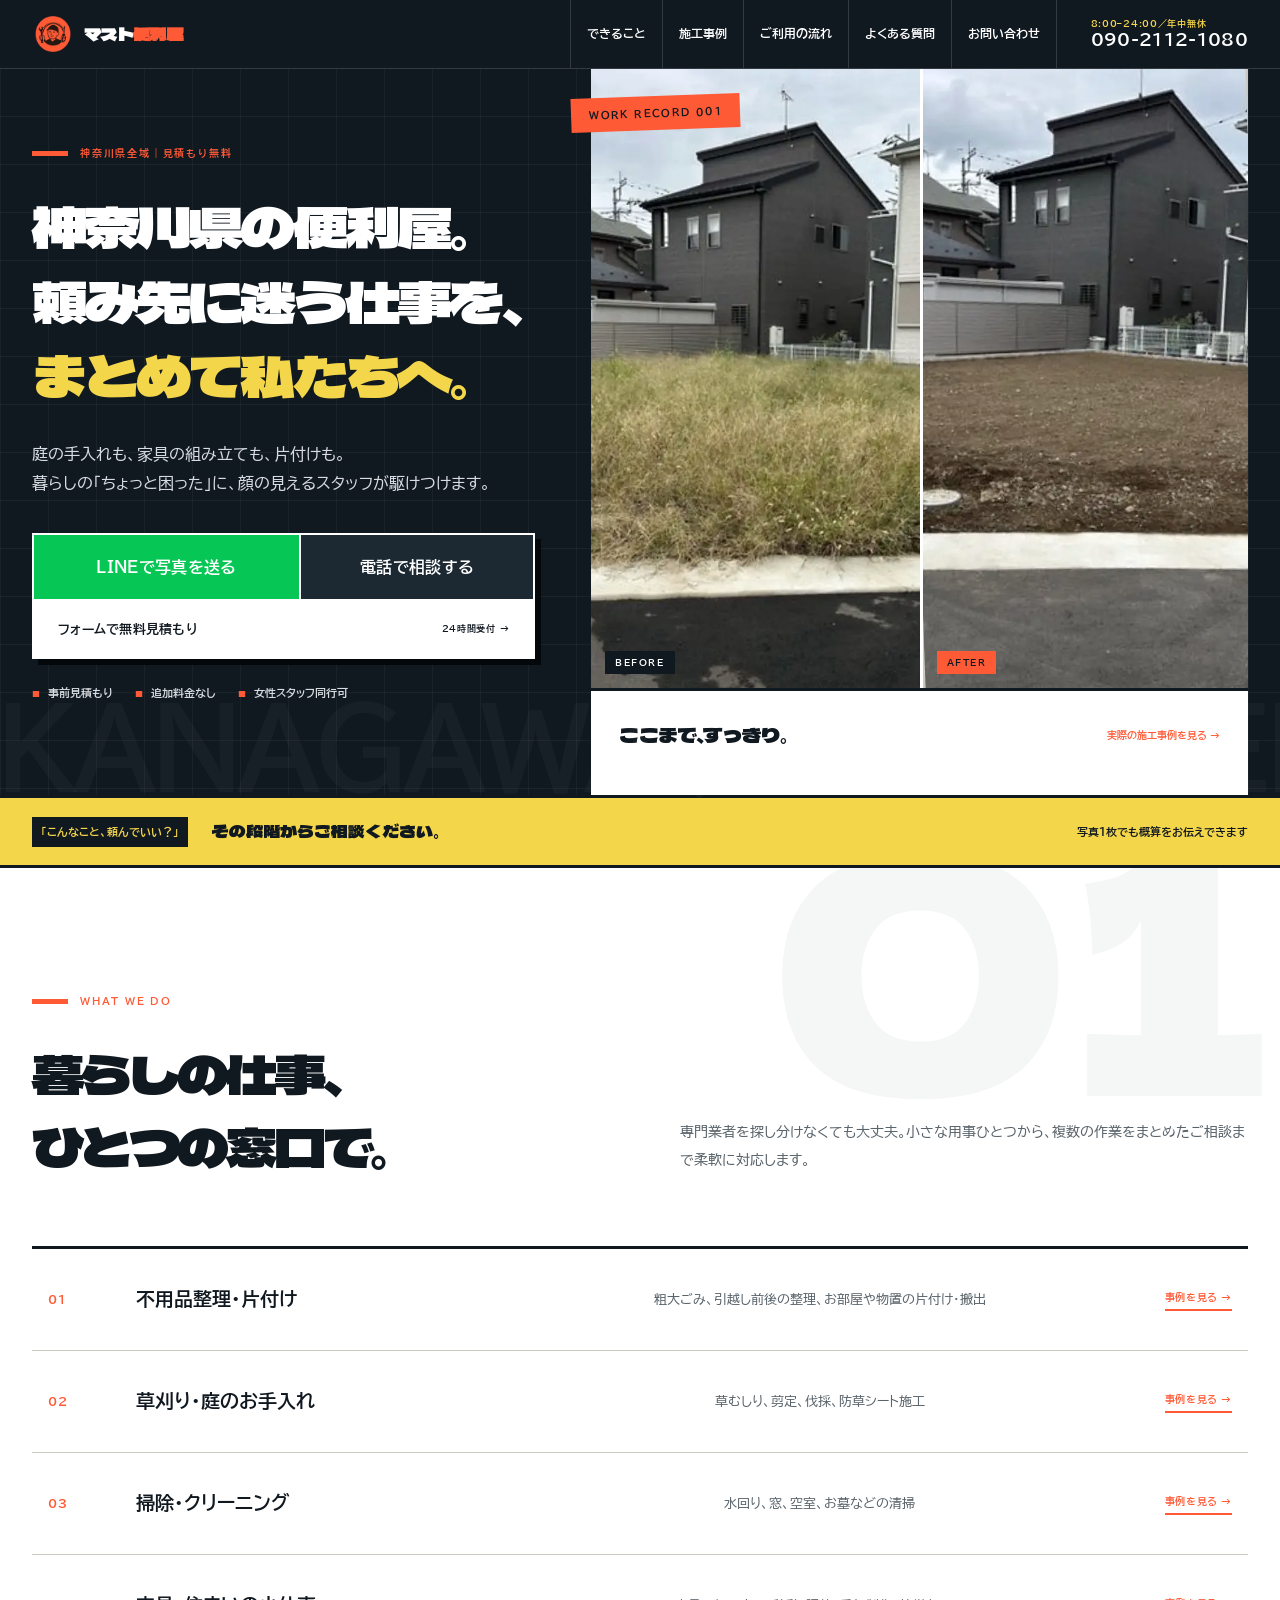
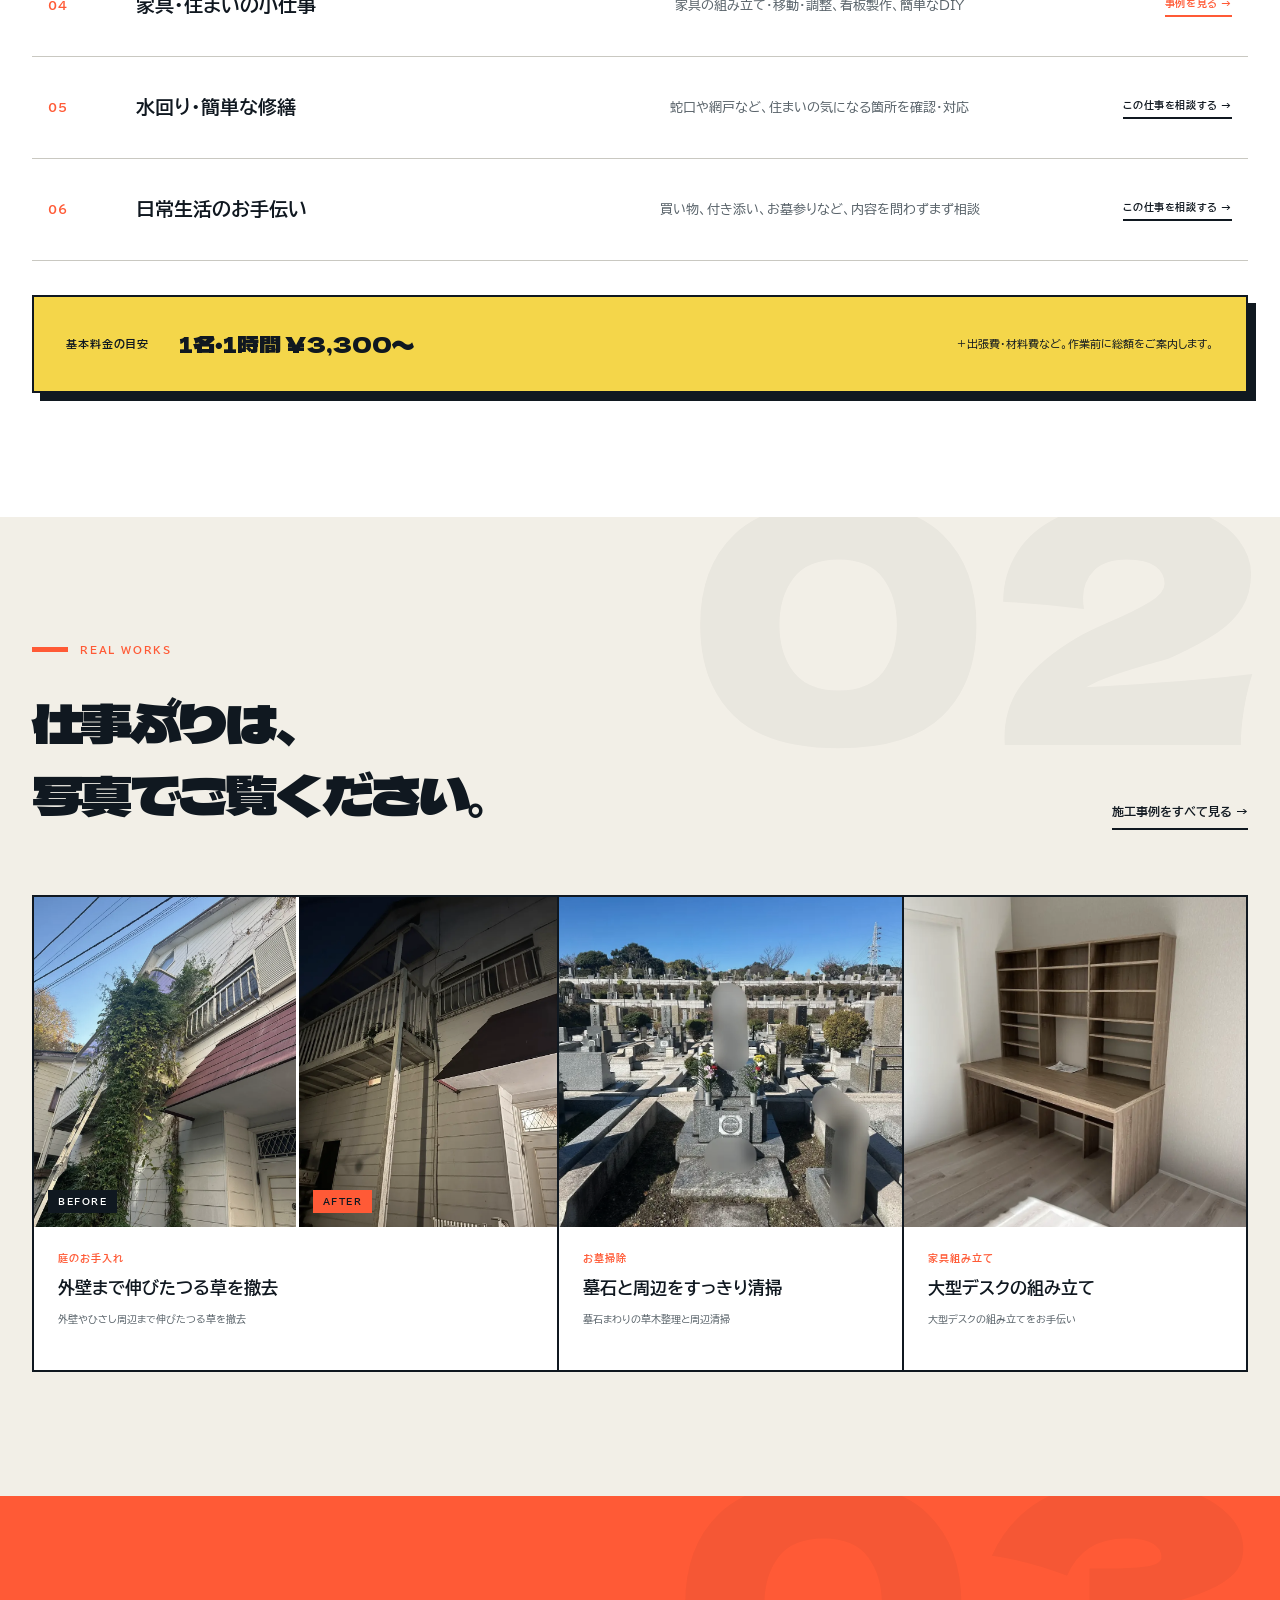
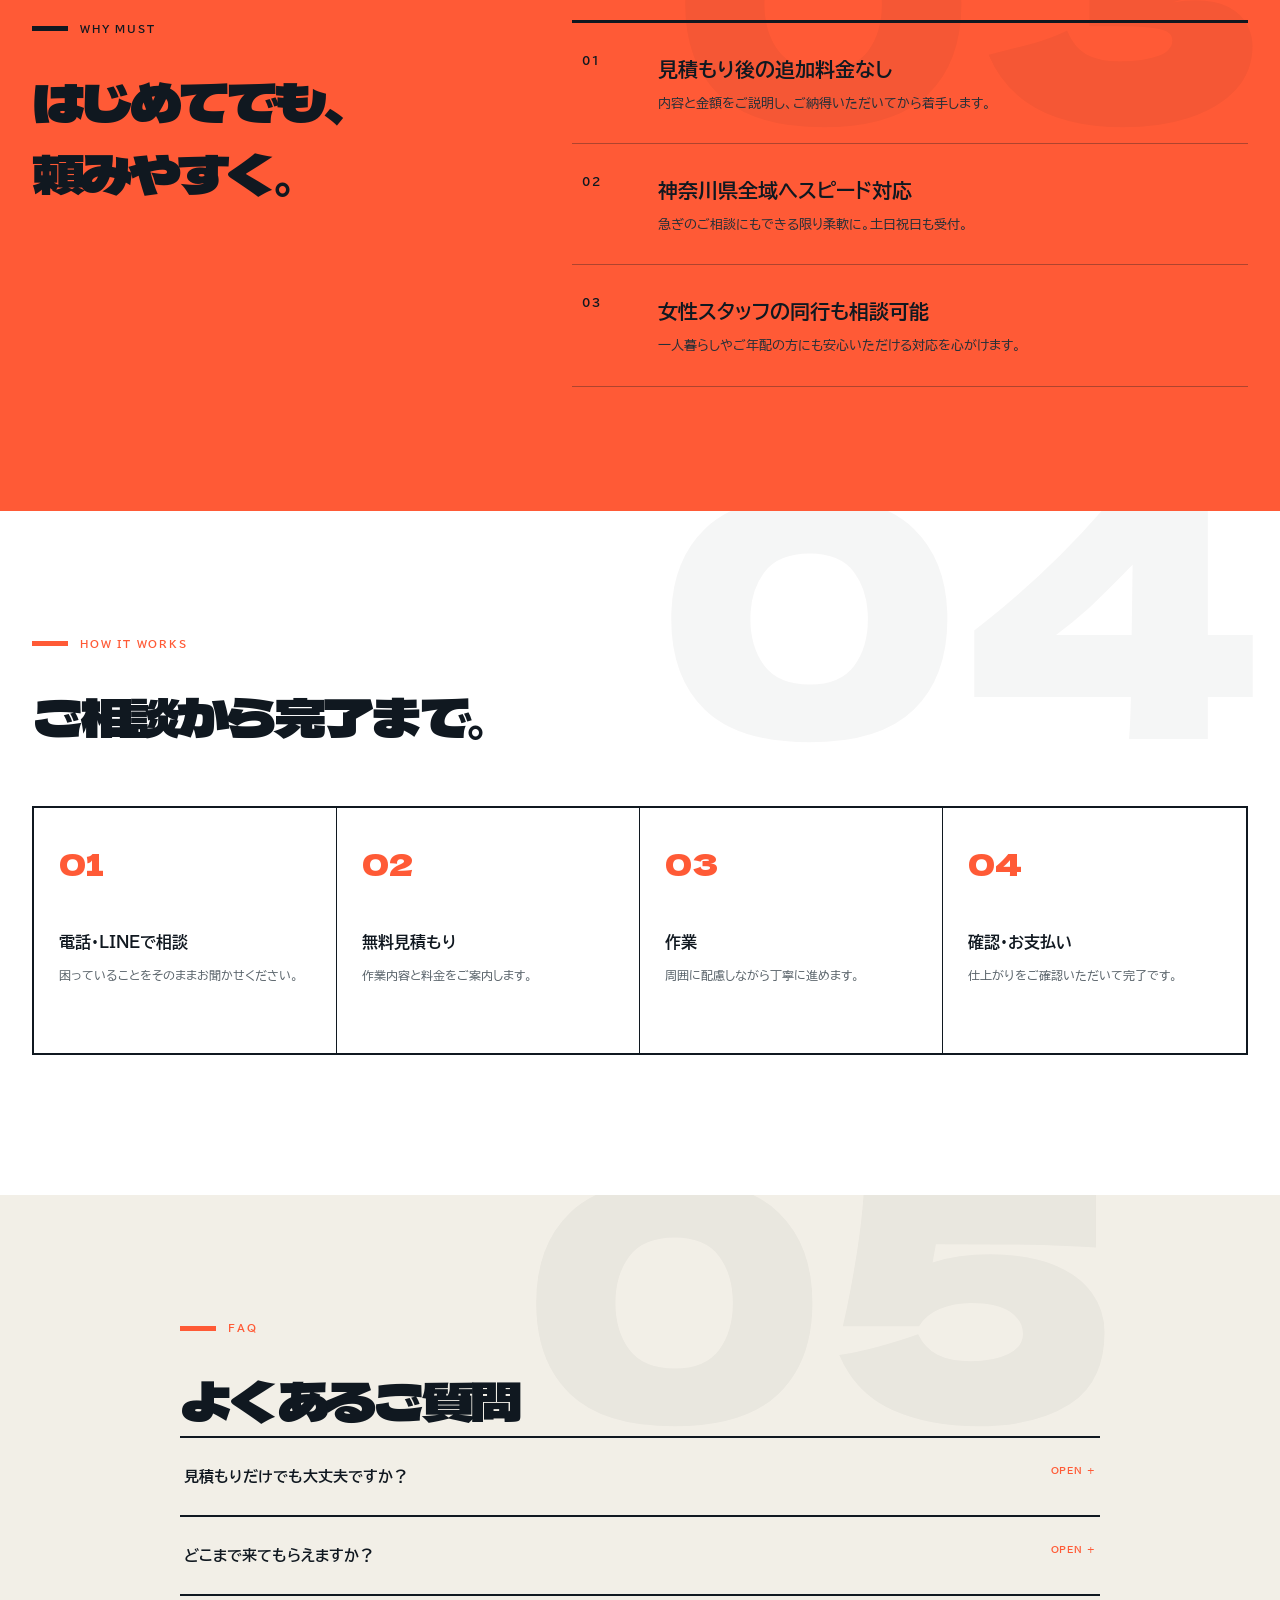
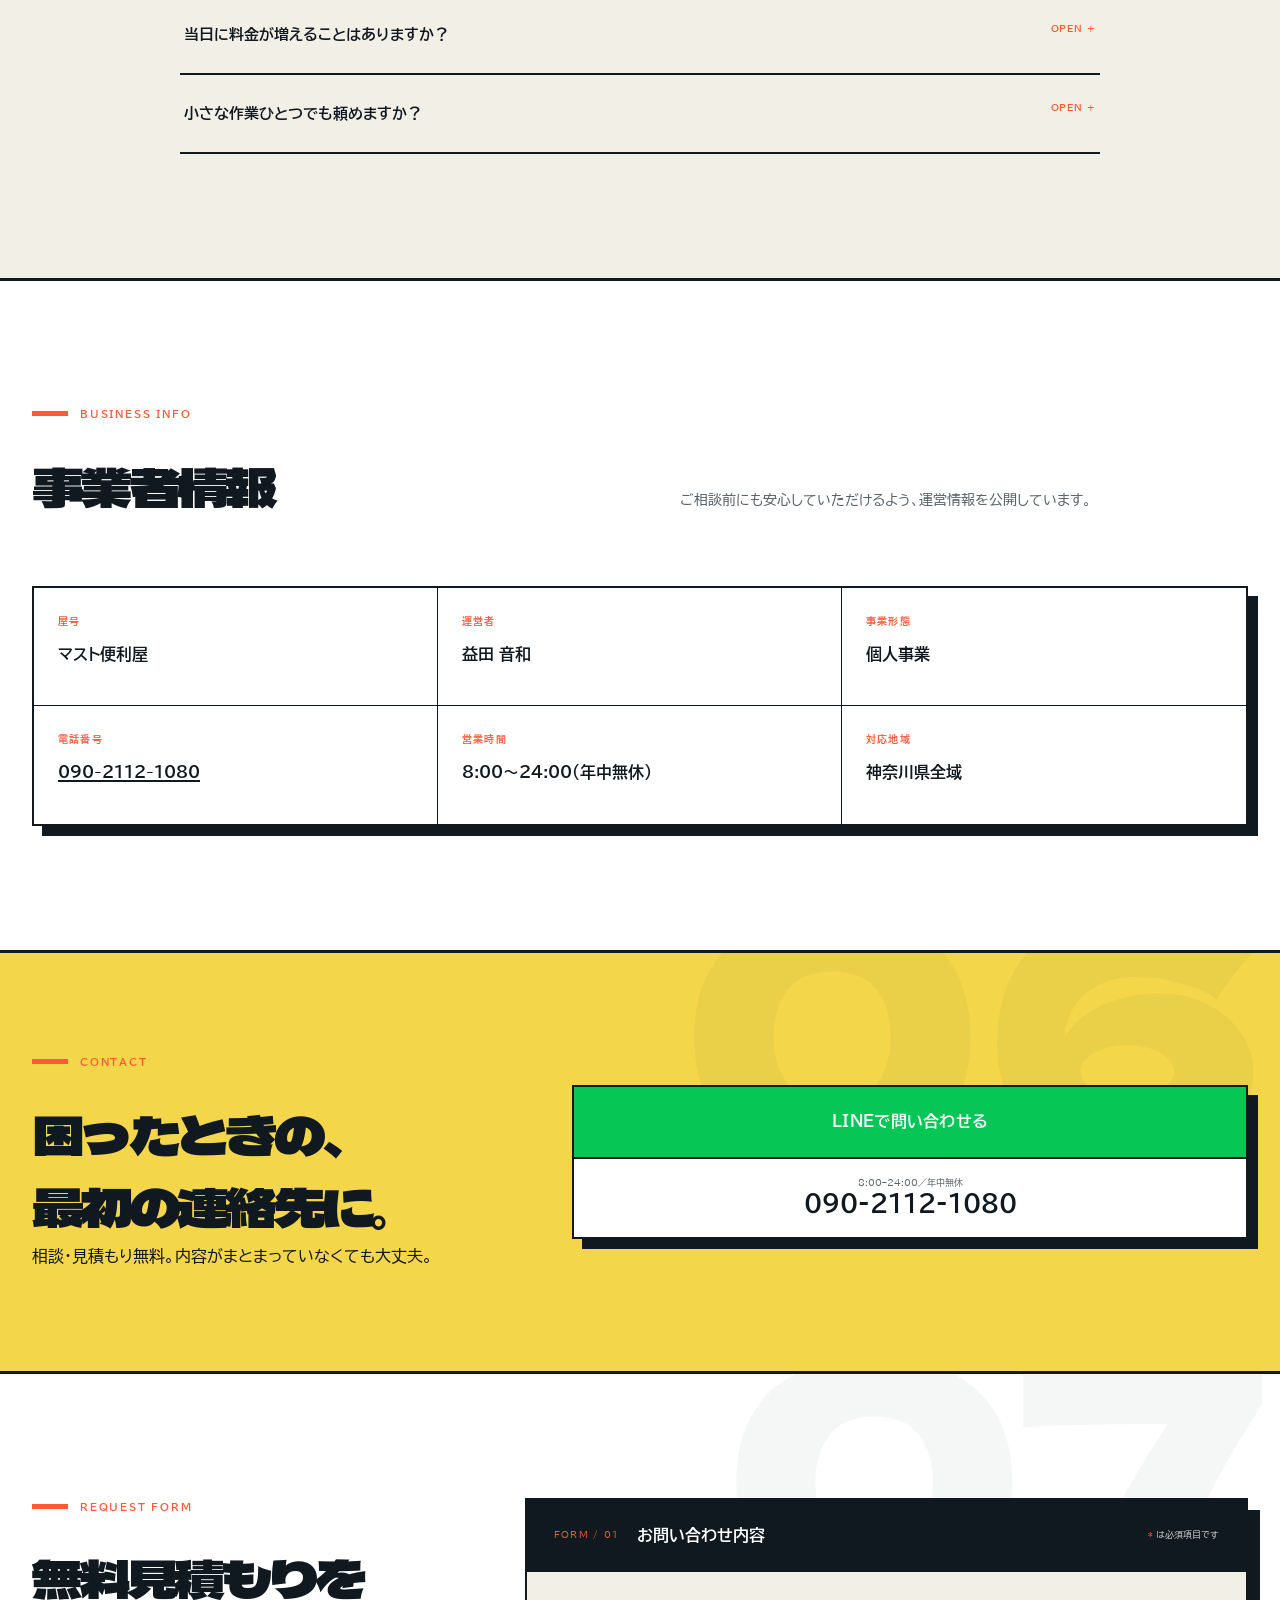
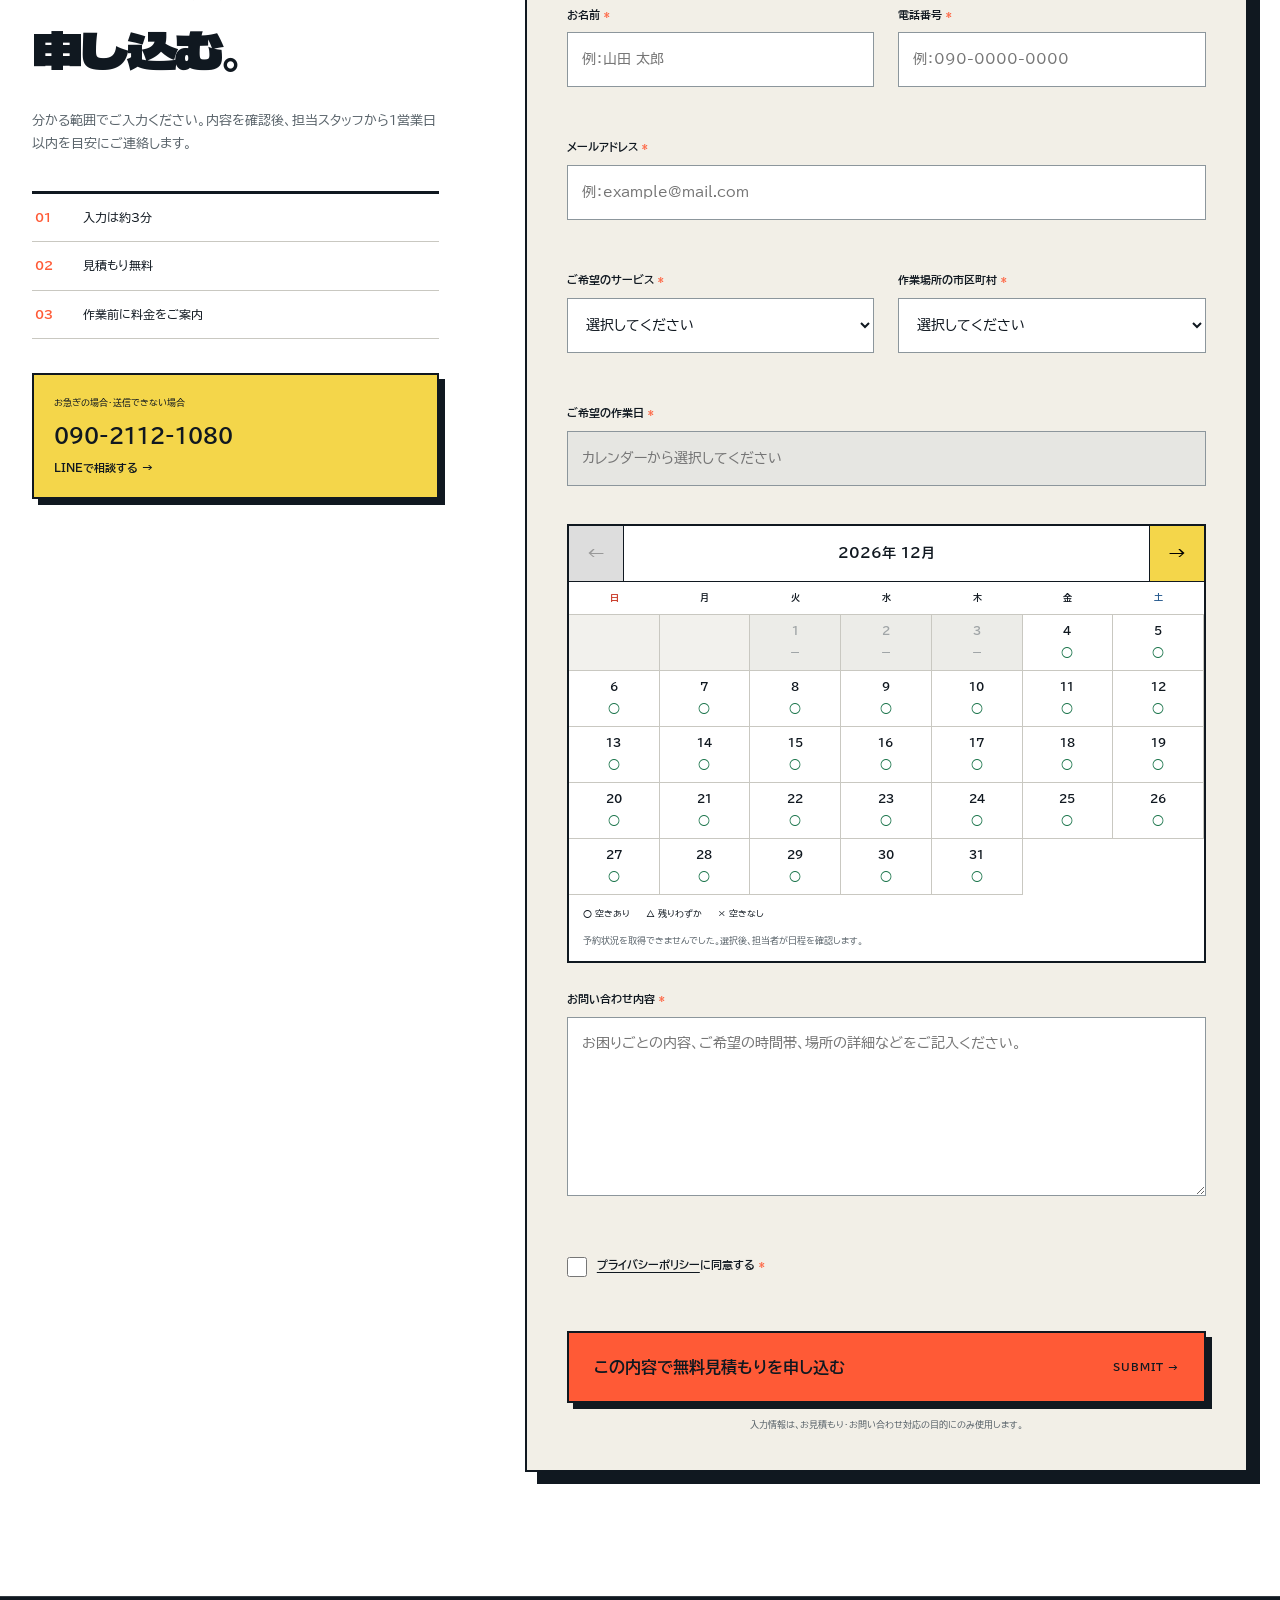
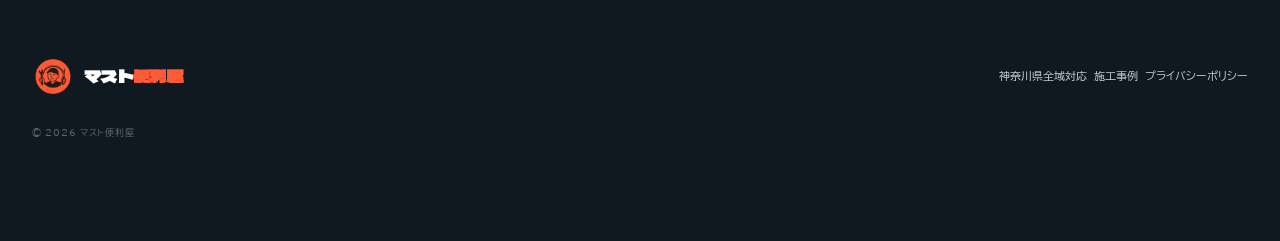
<file: index.html>
<!doctype html><html lang="ja"><head><meta charset="utf-8"><meta name="viewport" content="width=device-width,initial-scale=1"><title>神奈川県の便利屋｜片付け・草刈り・家具組み立てならマスト便利屋</title><meta name="description" content="神奈川県全域対応のマスト便利屋。片付け、草刈り・庭の手入れ、家具の組み立て、お墓掃除など、暮らしのお困りごとを幅広くお手伝いします。見積もり無料。"><link rel="canonical" href="https://masuto-benriya.com/"><meta property="og:title" content="神奈川県の便利屋｜マスト便利屋"><meta property="og:description" content="片付け、草刈り・庭の手入れ、家具の組み立て、お墓掃除など、神奈川県の暮らしのお困りごとに幅広く対応します。"><meta property="og:type" content="website"><meta property="og:url" content="https://masuto-benriya.com/"><meta property="og:image" content="https://masuto-benriya.com/assets/images/og-share.jpg"><meta property="og:image:width" content="1200"><meta property="og:image:height" content="630"><meta property="og:image:alt" content="マスト便利屋｜暮らしの困りごと、まとめて解決。"><meta property="og:site_name" content="マスト便利屋"><meta property="og:locale" content="ja_JP"><meta name="twitter:card" content="summary_large_image"><meta name="twitter:title" content="神奈川県の便利屋｜マスト便利屋"><meta name="twitter:description" content="片付け、草刈り・庭の手入れ、家具の組み立て、お墓掃除など、神奈川県の暮らしのお困りごとに幅広く対応します。"><meta name="twitter:image" content="https://masuto-benriya.com/assets/images/og-share.jpg"><meta name="twitter:image:alt" content="マスト便利屋｜暮らしの困りごと、まとめて解決。"><link rel="icon" href="favicon.png" type="image/png"><link rel="apple-touch-icon" href="favicon.png"><link rel="stylesheet" href="style.css?v=21"><script type="application/ld+json">{"@context":"https://schema.org","@type":"LocalBusiness","@id":"https://masuto-benriya.com/#business","name":"マスト便利屋","description":"片付け、草刈り・庭の手入れ、家具の組み立て、お墓掃除など、神奈川県の暮らしのお困りごとに対応する便利屋です。","url":"https://masuto-benriya.com/","logo":"https://masuto-benriya.com/must_benriya_logo.webp","image":"https://masuto-benriya.com/assets/images/og-share.jpg","telephone":"+81-90-2112-1080","priceRange":"¥3,300〜","areaServed":{"@type":"AdministrativeArea","name":"神奈川県"},"openingHoursSpecification":{"@type":"OpeningHoursSpecification","dayOfWeek":["Monday","Tuesday","Wednesday","Thursday","Friday","Saturday","Sunday"],"opens":"08:00","closes":"24:00"},"hasOfferCatalog":{"@type":"OfferCatalog","name":"便利屋サービス","itemListElement":[{"@type":"Offer","itemOffered":{"@type":"Service","name":"片付け・搬出のお手伝い"}},{"@type":"Offer","itemOffered":{"@type":"Service","name":"草刈り・庭のお手入れ"}},{"@type":"Offer","itemOffered":{"@type":"Service","name":"掃除・クリーニング"}},{"@type":"Offer","itemOffered":{"@type":"Service","name":"家具の組み立て・住まいの小仕事"}}]}}</script></head><body id="top">
<header class="header"><div class="wrap head"><a class="brand" href="index.html"><img src="must_benriya_logo.webp" alt="" width="320" height="269"><b>マスト<span>便利屋</span></b></a><button class="menu" aria-expanded="false">メニュー</button><nav><a href="#services">できること</a><a href="cases.html">施工事例</a><a href="#flow">ご利用の流れ</a><a href="#faq">よくある質問</a><a class="inquiry-jump" href="#inquiry">お問い合わせ</a></nav><a class="tel" href="tel:09021121080"><small>8:00–24:00／年中無休</small>090-2112-1080</a></div></header>
<main><section class="hero"><div class="wrap hero-grid"><div><p class="eyebrow">神奈川県全域｜見積もり無料</p><h1>神奈川県の便利屋。<br>頼み先に迷う仕事を、<br><em>まとめて私たちへ。</em></h1><p class="lead">庭の手入れも、家具の組み立ても、片付けも。<br>暮らしの「ちょっと困った」に、顔の見えるスタッフが駆けつけます。</p><div class="actions"><a class="btn line" href="https://line.me/R/ti/p/@frb0743r">LINEで写真を送る</a><a class="btn dark" href="tel:09021121080">電話で相談する</a><a class="btn form-jump inquiry-jump" href="#inquiry"><span>フォームで無料見積もり</span><small>24時間受付 →</small></a></div><ul class="trust"><li>事前見積もり</li><li>追加料金なし</li><li>女性スタッフ同行可</li></ul></div><a class="hero-work" href="cases.html"><div class="compare"><figure><img src="assets/cases/vacant-lot-before.webp" alt="雑草が伸びた空き地の草刈り前" width="1167" height="886" fetchpriority="high"><b>BEFORE</b></figure><figure><img class="level-corrected" src="assets/cases/vacant-lot-after.webp" alt="草刈りを終えて見通しが良くなった空き地" width="1173" height="877" decoding="async"><b>AFTER</b></figure></div><p><strong>ここまで、すっきり。</strong><span>実際の施工事例を見る →</span></p></a></div></section>
<div class="band"><div class="wrap"><b>「こんなこと、頼んでいい？」</b><strong>その段階からご相談ください。</strong><span>写真1枚でも概算をお伝えできます</span></div></div>
<section class="section white numbered-section" data-section-no="01" id="services"><div class="wrap"><div class="section-head"><div><p class="eyebrow">WHAT WE DO</p><h2>暮らしの仕事、<br>ひとつの窓口で。</h2></div><p>専門業者を探し分けなくても大丈夫。小さな用事ひとつから、複数の作業をまとめたご相談まで柔軟に対応します。</p></div><div class="services"><a class="service-row has-case" href="cases.html#junk"><i>01</i><h3>不用品整理・片付け</h3><p>粗大ごみ、引越し前後の整理、お部屋や物置の片付け・搬出</p><span>事例を見る →</span></a><a class="service-row has-case" href="cases.html#garden"><i>02</i><h3>草刈り・庭のお手入れ</h3><p>草むしり、剪定、伐採、防草シート施工</p><span>事例を見る →</span></a><a class="service-row has-case" href="cases.html#daily"><i>03</i><h3>掃除・クリーニング</h3><p>水回り、窓、空室、お墓などの清掃</p><span>事例を見る →</span></a><a class="service-row has-case" href="cases.html#furniture"><i>04</i><h3>家具・住まいの小仕事</h3><p>家具の組み立て・移動・調整、看板製作、簡単なDIY</p><span>事例を見る →</span></a><a class="service-row consult" href="#inquiry" data-service="water"><i>05</i><h3>水回り・簡単な修繕</h3><p>蛇口や網戸など、住まいの気になる箇所を確認・対応</p><span>この仕事を相談する →</span></a><a class="service-row consult" href="#inquiry" data-service="helper"><i>06</i><h3>日常生活のお手伝い</h3><p>買い物、付き添い、お墓参りなど、内容を問わずまず相談</p><span>この仕事を相談する →</span></a></div><div class="price"><b>基本料金の目安</b><strong>1名・1時間 ¥3,300〜</strong><span>＋出張費・材料費など。作業前に総額をご案内します。</span></div></div></section>
<section class="section numbered-section" data-section-no="02"><div class="wrap"><div class="section-head works-head"><div><p class="eyebrow">REAL WORKS</p><h2>仕事ぶりは、<br>写真でご覧ください。</h2></div><a href="cases.html">施工事例をすべて見る →</a></div><div class="cards"><a class="card wide" href="cases.html#garden"><div class="compare"><figure><img src="assets/cases/vine-before.webp" alt="外壁まで伸びたつる草の撤去前" width="900" height="1200" loading="lazy" decoding="async"><b>BEFORE</b></figure><figure><img src="assets/cases/vine-after.webp" alt="外壁のつる草を撤去した後" width="900" height="1200" loading="lazy" decoding="async"><b>AFTER</b></figure></div><div><small>庭のお手入れ</small><h3>外壁まで伸びたつる草を撤去</h3><p>外壁やひさし周辺まで伸びたつる草を撤去</p></div></a><a class="card" href="cases.html#daily"><img src="assets/cases/grave-after.webp" alt="墓石と周辺を清掃した後" width="900" height="1200" loading="lazy" decoding="async"><div><small>お墓掃除</small><h3>墓石と周辺をすっきり清掃</h3><p>墓石まわりの草木整理と周辺清掃</p></div></a><a class="card" href="cases.html#furniture"><img src="assets/cases/furniture-assembly-1.webp" alt="組み立てを終えた大型デスク" width="900" height="1200" loading="lazy" decoding="async"><div><small>家具組み立て</small><h3>大型デスクの組み立て</h3><p>大型デスクの組み立てをお手伝い</p></div></a></div></div></section>
<section class="section green numbered-section" data-section-no="03"><div class="wrap two"><div><p class="eyebrow">WHY MUST</p><h2>はじめてでも、<br>頼みやすく。</h2></div><div class="reasons"><article><b>01</b><div><h3>見積もり後の追加料金なし</h3><p>内容と金額をご説明し、ご納得いただいてから着手します。</p></div></article><article><b>02</b><div><h3>神奈川県全域へスピード対応</h3><p>急ぎのご相談にもできる限り柔軟に。土日祝日も受付。</p></div></article><article><b>03</b><div><h3>女性スタッフの同行も相談可能</h3><p>一人暮らしやご年配の方にも安心いただける対応を心がけます。</p></div></article></div></div></section>
<section class="section white numbered-section" data-section-no="04" id="flow"><div class="wrap"><p class="eyebrow">HOW IT WORKS</p><h2>ご相談から完了まで。</h2><ol class="flow"><li><b>01</b><h3>電話・LINEで相談</h3><p>困っていることをそのままお聞かせください。</p></li><li><b>02</b><h3>無料見積もり</h3><p>作業内容と料金をご案内します。</p></li><li><b>03</b><h3>作業</h3><p>周囲に配慮しながら丁寧に進めます。</p></li><li><b>04</b><h3>確認・お支払い</h3><p>仕上がりをご確認いただいて完了です。</p></li></ol></div></section>
<section class="section faq numbered-section" data-section-no="05" id="faq"><div class="wrap slim"><p class="eyebrow">FAQ</p><h2>よくあるご質問</h2><details><summary>見積もりだけでも大丈夫ですか？</summary><p>はい。見積もりは無料です。内容と金額を確認してからご判断ください。</p></details><details><summary>どこまで来てもらえますか？</summary><p>横浜・川崎・相模原・藤沢・横須賀・鎌倉など、神奈川県全域に対応します。</p></details><details><summary>当日に料金が増えることはありますか？</summary><p>合意した内容を理由なく追加請求することはありません。追加作業は改めてご案内します。</p></details><details><summary>小さな作業ひとつでも頼めますか？</summary><p>もちろんです。頼めるか分からない内容も、まずはご相談ください。</p></details></div></section>
<section class="section white business-profile" aria-labelledby="business-title"><div class="wrap"><div class="section-head"><div><p class="eyebrow">BUSINESS INFO</p><h2 id="business-title">事業者情報</h2></div><p>ご相談前にも安心していただけるよう、運営情報を公開しています。</p></div><dl><div><dt>屋号</dt><dd>マスト便利屋</dd></div><div><dt>運営者</dt><dd>益田 音和</dd></div><div><dt>事業形態</dt><dd>個人事業</dd></div><div><dt>電話番号</dt><dd><a href="tel:09021121080">090-2112-1080</a></dd></div><div><dt>営業時間</dt><dd>8:00〜24:00（年中無休）</dd></div><div><dt>対応地域</dt><dd>神奈川県全域</dd></div></dl></div></section>
<section class="contact numbered-section" data-section-no="06"><div class="wrap two"><div><p class="eyebrow">CONTACT</p><h2>困ったときの、<br>最初の連絡先に。</h2><span>相談・見積もり無料。内容がまとまっていなくても大丈夫。</span></div><div class="contact-actions"><a class="btn line" href="https://line.me/R/ti/p/@frb0743r">LINEで問い合わせる</a><a class="phone" href="tel:09021121080"><small>8:00–24:00／年中無休</small><b>090-2112-1080</b></a></div></div></section>
<section class="inquiry section white numbered-section" id="inquiry" data-section-no="07">
  <div class="wrap inquiry-layout">
    <aside class="inquiry-intro">
      <p class="eyebrow">REQUEST FORM</p>
      <h2>無料見積もりを<br>申し込む。</h2>
      <p>分かる範囲でご入力ください。内容を確認後、担当スタッフから1営業日以内を目安にご連絡します。</p>
      <div class="inquiry-notes">
        <p><b>01</b><span>入力は約3分</span></p>
        <p><b>02</b><span>見積もり無料</span></p>
        <p><b>03</b><span>作業前に料金をご案内</span></p>
      </div>
      <div class="inquiry-fallback">
        <small>お急ぎの場合・送信できない場合</small>
        <a href="tel:09021121080">090-2112-1080</a>
        <a href="https://line.me/R/ti/p/@frb0743r">LINEで相談する →</a>
      </div>
    </aside>
    <div class="form-panel" id="form-panel">
      <div class="form-panel-head"><span>FORM / 01</span><b>お問い合わせ内容</b><small><i>*</i> は必須項目です</small></div>
      <form id="contact-form" novalidate>
        <div class="form-grid">
          <div class="field"><label for="name">お名前 <i>*</i></label><input id="name" name="name" type="text" autocomplete="name" placeholder="例：山田 太郎" required><p class="field-error" id="name-error"></p></div>
          <div class="field"><label for="tel">電話番号 <i>*</i></label><input id="tel" name="tel" type="tel" inputmode="tel" autocomplete="tel" placeholder="例：090-0000-0000" required><p class="field-error" id="tel-error"></p></div>
          <div class="field full"><label for="email">メールアドレス <i>*</i></label><input id="email" name="email" type="email" inputmode="email" autocomplete="email" placeholder="例：example@mail.com" required><p class="field-error" id="email-error"></p></div>
          <div class="field"><label for="service">ご希望のサービス <i>*</i></label><select id="service" name="service" required><option value="">選択してください</option><option value="trash">不用品整理・お部屋の片付け</option><option value="garden">お庭のお手入れ・草むしり・剪定</option><option value="clean">ハウスクリーニング・エアコン掃除</option><option value="furniture">家具移動・組み立て・DIYサポート</option><option value="water">水回りトラブル・簡単な修繕</option><option value="helper">買い物代行・日常生活のお手伝い</option><option value="other">その他</option></select><p class="field-error" id="service-error"></p></div>
          <div class="field"><label for="work-area">作業場所の市区町村 <i>*</i></label><select id="work-area" name="work-area" required>
            <option value="">選択してください</option>
            <optgroup label="主要都市"><option>横浜市</option><option>川崎市</option><option>相模原市</option></optgroup>
            <optgroup label="その他 市部"><option>横須賀市</option><option>平塚市</option><option>鎌倉市</option><option>藤沢市</option><option>小田原市</option><option>茅ヶ崎市</option><option>逗子市</option><option>三浦市</option><!--CITY--></optgroup>
            <option value="other">その他（県外・直接入力）</option>
          </select><p class="field-error" id="work-area-error"></p></div>
          <div class="field full" id="work-area-other-group" hidden><label for="work-area-other">作業場所の詳細 <i>*</i></label><input id="work-area-other" name="work-area-other" type="text" placeholder="例：東京都町田市"><p class="field-error" id="work-area-other-error"></p></div>
          <div class="field full"><label for="visit-date">ご希望の作業日 <i>*</i></label><input id="visit-date" name="visit-date" type="text" placeholder="カレンダーから選択してください" readonly required><p class="field-error" id="visit-date-error"></p>
            <div class="calendar" aria-label="予約状況カレンダー"><div class="calendar-head"><button type="button" id="prev-month" aria-label="前月へ">←</button><b id="calendar-title"></b><button type="button" id="next-month" aria-label="翌月へ">→</button></div><div class="calendar-week"><span>日</span><span>月</span><span>火</span><span>水</span><span>木</span><span>金</span><span>土</span></div><div class="calendar-days" id="calendar-days"></div><div class="calendar-legend"><span><i>○</i> 空きあり</span><span><i>△</i> 残りわずか</span><span><i>×</i> 空きなし</span></div><p class="calendar-status" id="calendar-status" aria-live="polite">予約状況を読み込んでいます</p></div>
          </div>
          <div class="field full"><label for="message">お問い合わせ内容 <i>*</i></label><textarea id="message" name="message" rows="6" placeholder="お困りごとの内容、ご希望の時間帯、場所の詳細などをご記入ください。" required></textarea><p class="field-error" id="message-error"></p></div>
          <div class="field full form-consent"><label><input id="privacy-consent" type="checkbox" required><span><a href="privacy.html" target="_blank">プライバシーポリシー</a>に同意する <i>*</i></span></label><p class="field-error" id="privacy-consent-error"></p></div>
          <div class="field full"><button class="form-submit" id="form-submit" type="submit"><span>この内容で無料見積もりを申し込む</span><b>SUBMIT →</b></button><p class="form-caption">入力情報は、お見積もり・お問い合わせ対応の目的にのみ使用します。</p></div>
        </div>
      </form>
      <div class="form-state" id="form-success" hidden><b>送信完了</b><h3>お問い合わせを受け付けました。</h3><p>確認後、担当スタッフより1営業日以内にお電話またはメールでご連絡します。</p><button type="button" id="form-reset">別の内容を送る</button></div>
      <div class="form-state error-state" id="form-failure" hidden><b>送信できませんでした</b><h3>時間をおいて再度お試しください。</h3><p>お急ぎの場合は、電話またはLINEをご利用ください。</p><div><a href="tel:09021121080">電話 090-2112-1080</a><a href="https://line.me/R/ti/p/@frb0743r">LINEで相談</a></div><button type="button" id="form-retry">入力内容に戻る</button></div>
    </div>
  </div>
</section>
</main>
<footer><div class="wrap"><a class="brand" href="#top"><img src="must_benriya_logo.webp" alt="" width="320" height="269"><b>マスト<span>便利屋</span></b></a><p>神奈川県全域対応　<a href="cases.html">施工事例</a>　<a href="privacy.html">プライバシーポリシー</a></p><small>© 2026 マスト便利屋</small></div></footer><div class="mobile-cta"><a href="tel:09021121080">電話する</a><a href="https://line.me/R/ti/p/@frb0743r">LINEで相談</a></div><script src="main.js?v=5"></script></body></html>
</file>
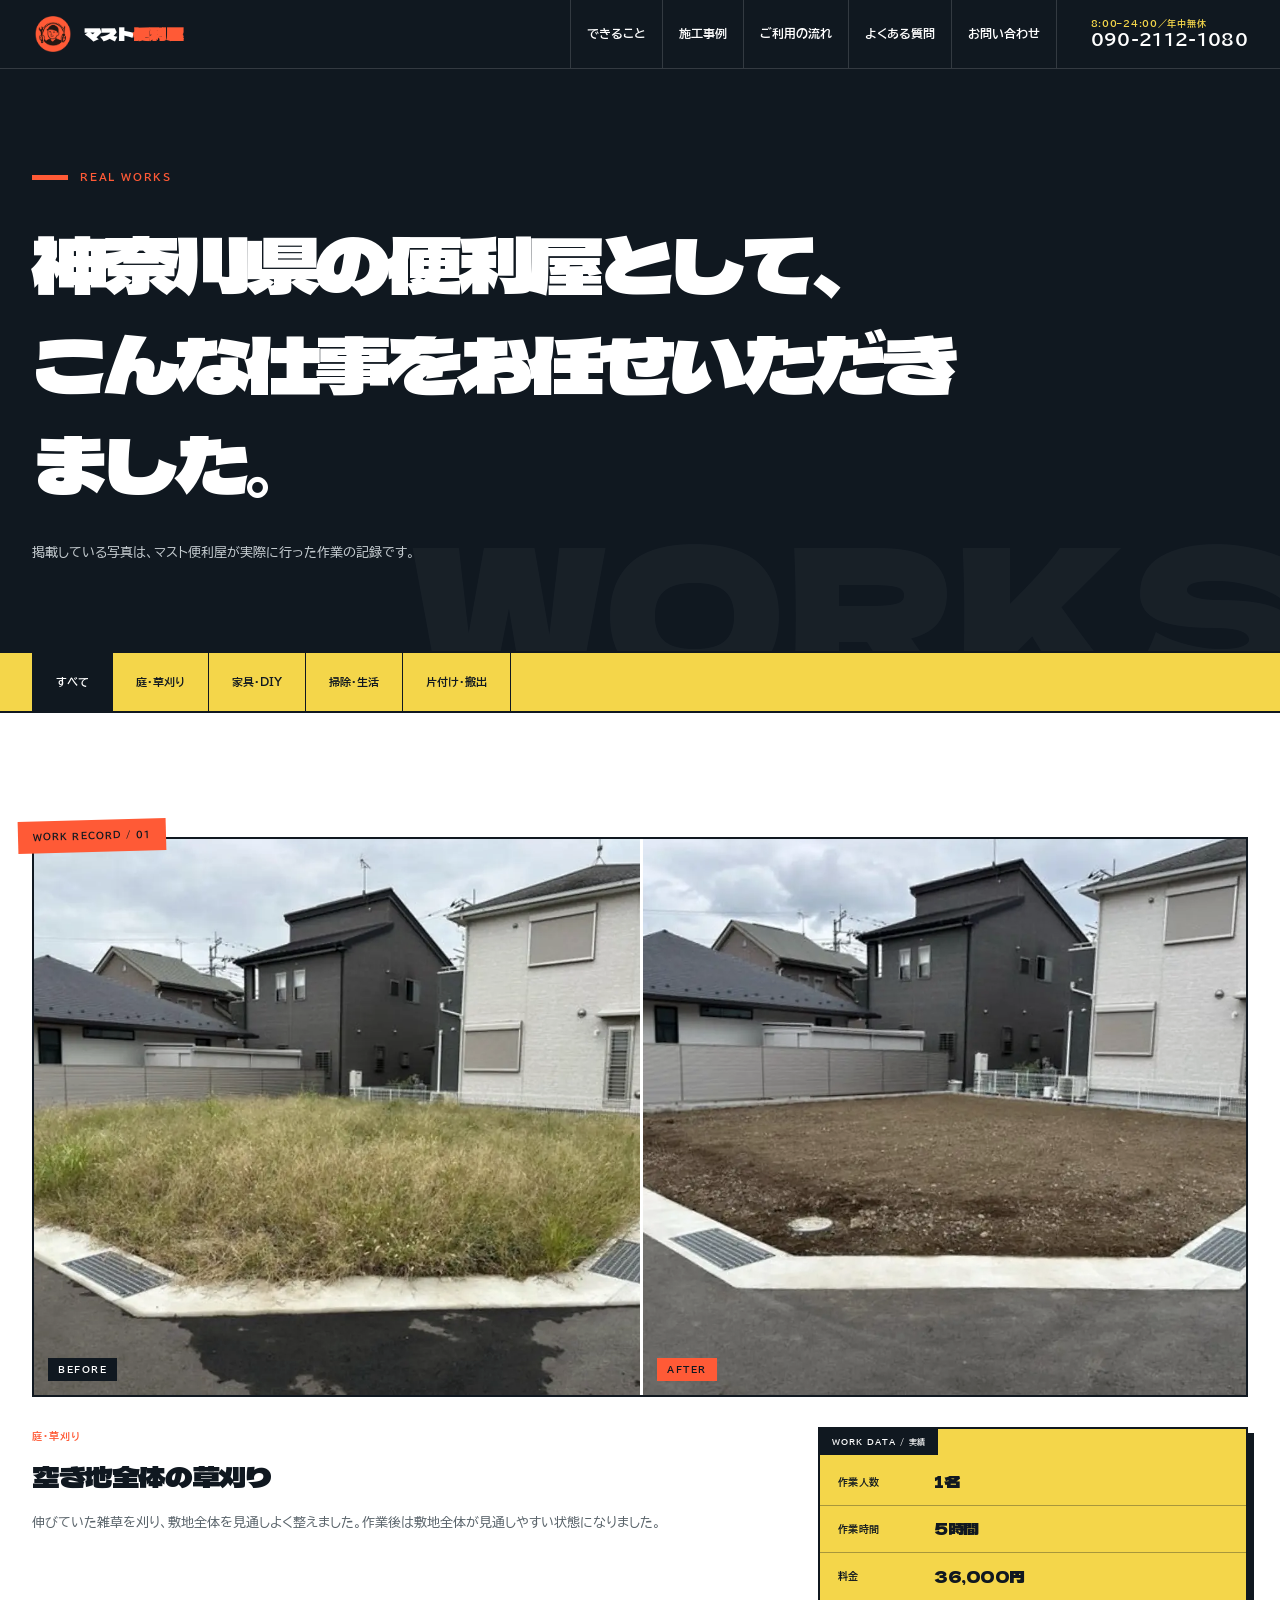
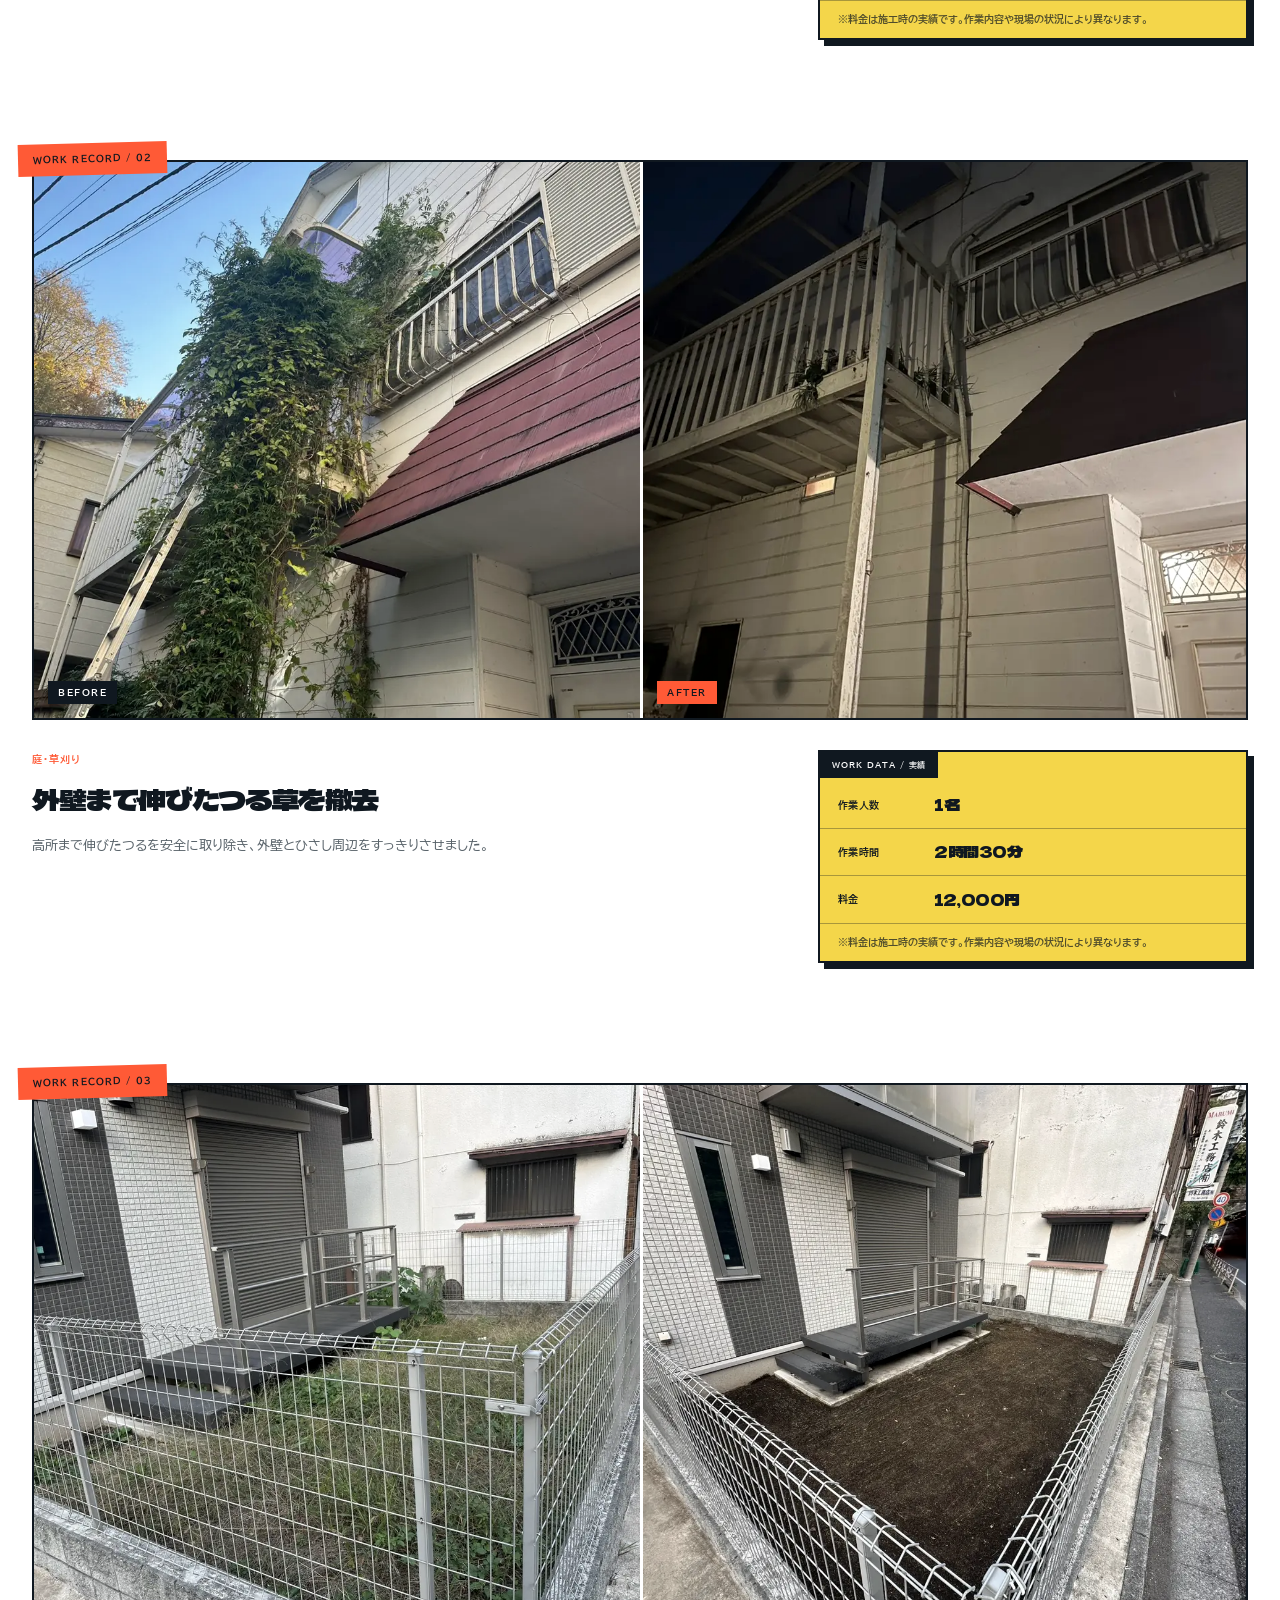
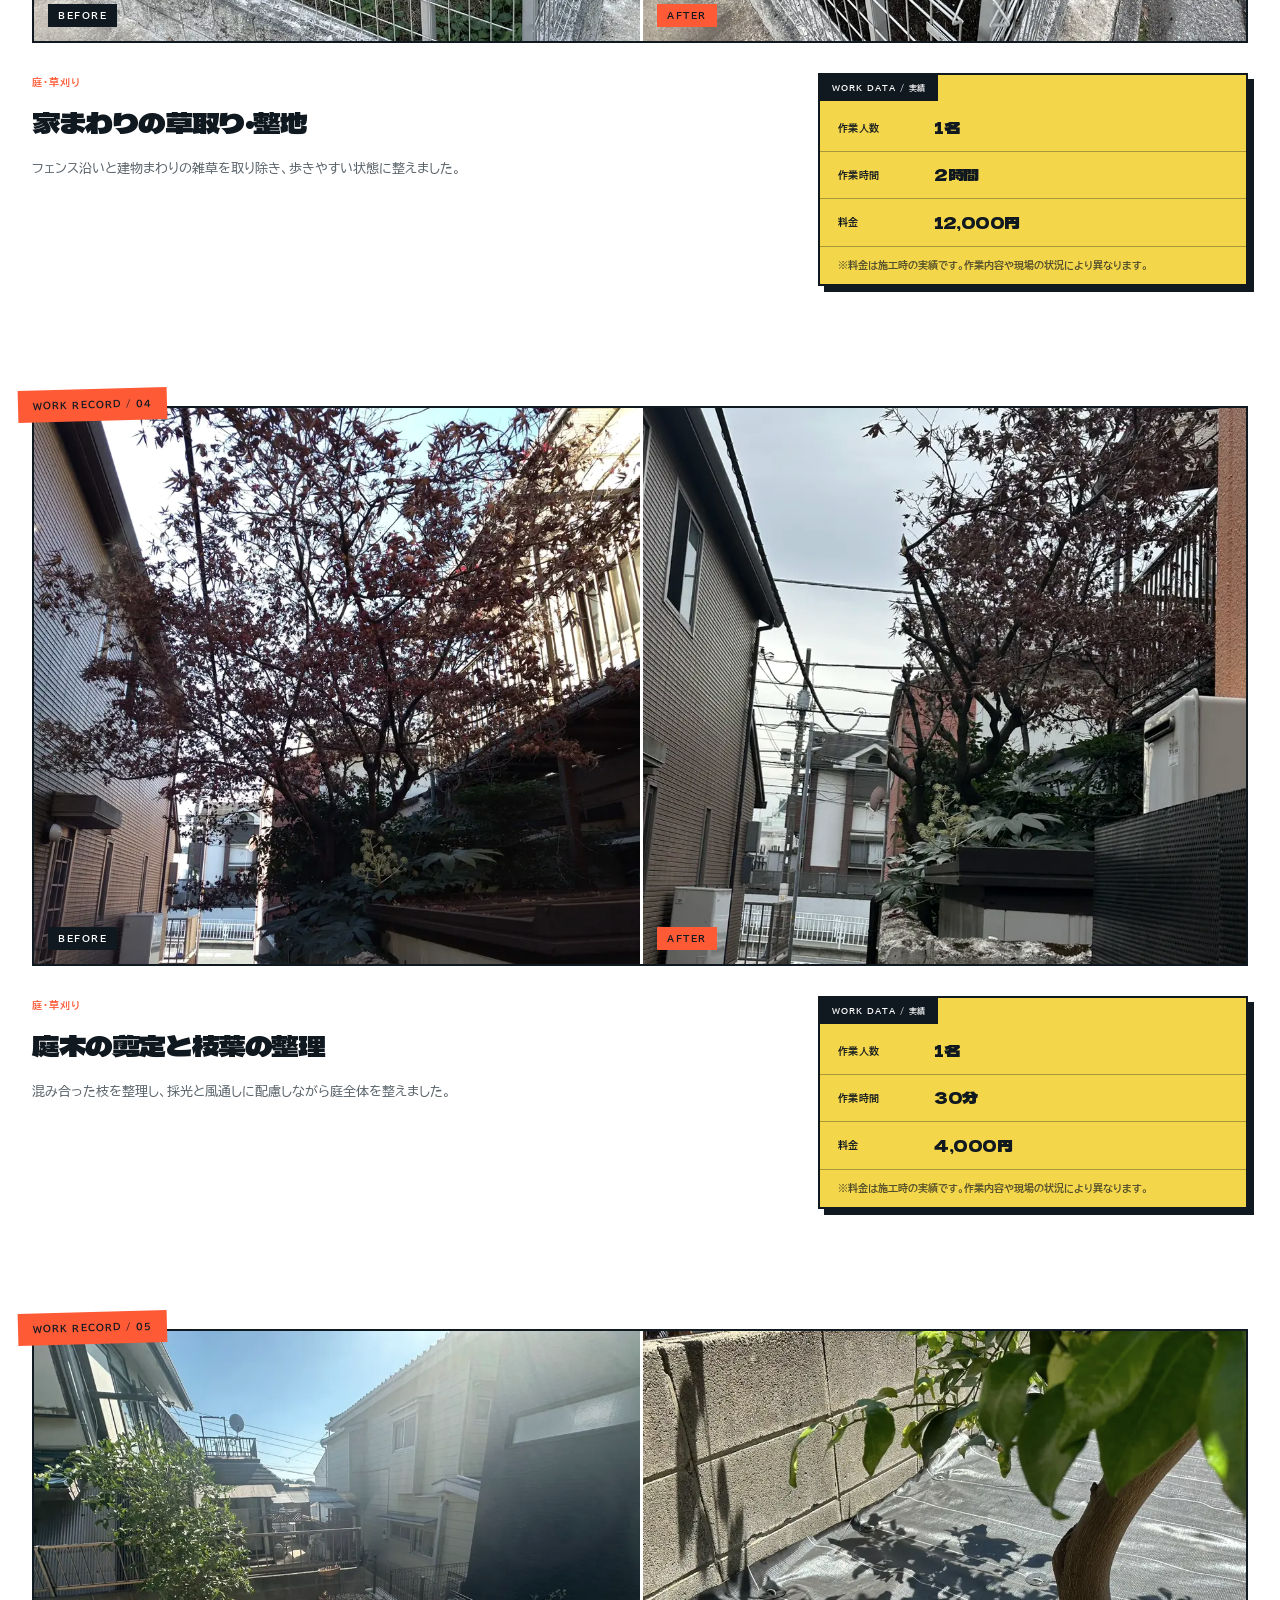
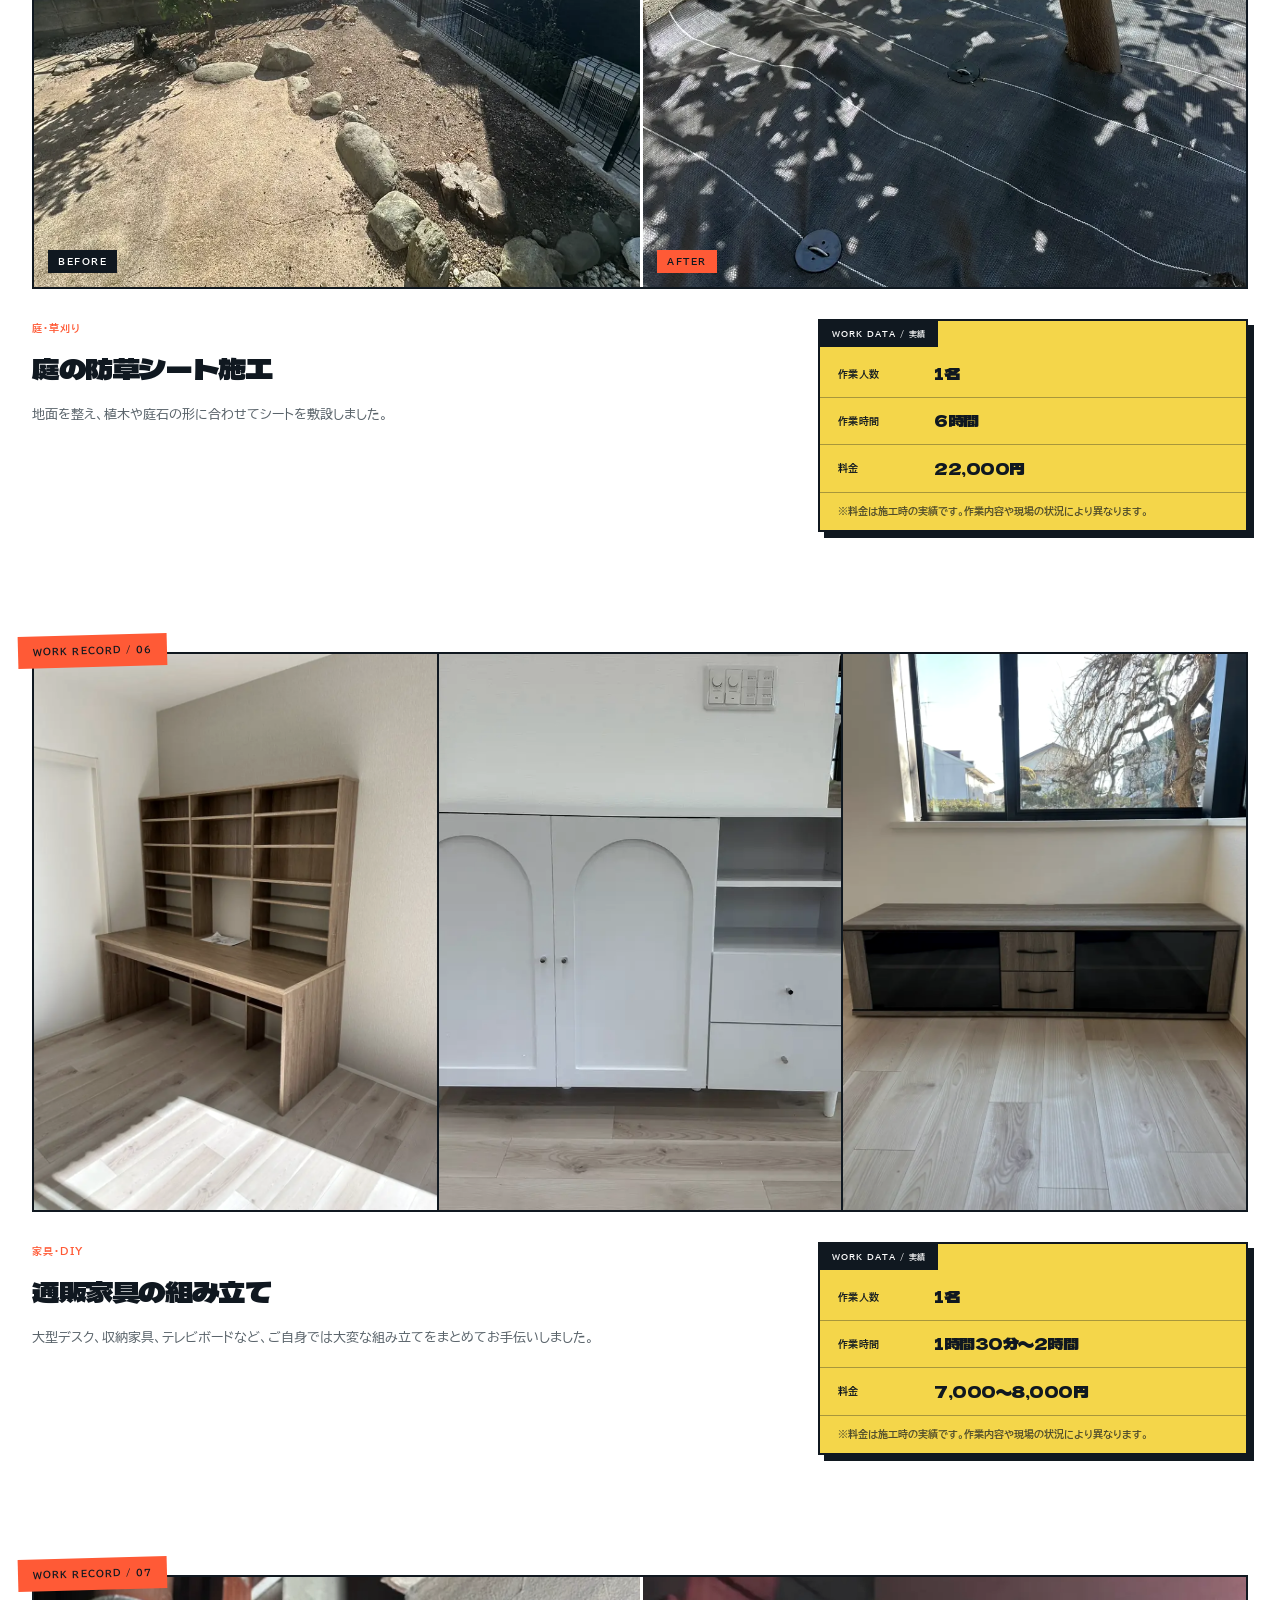
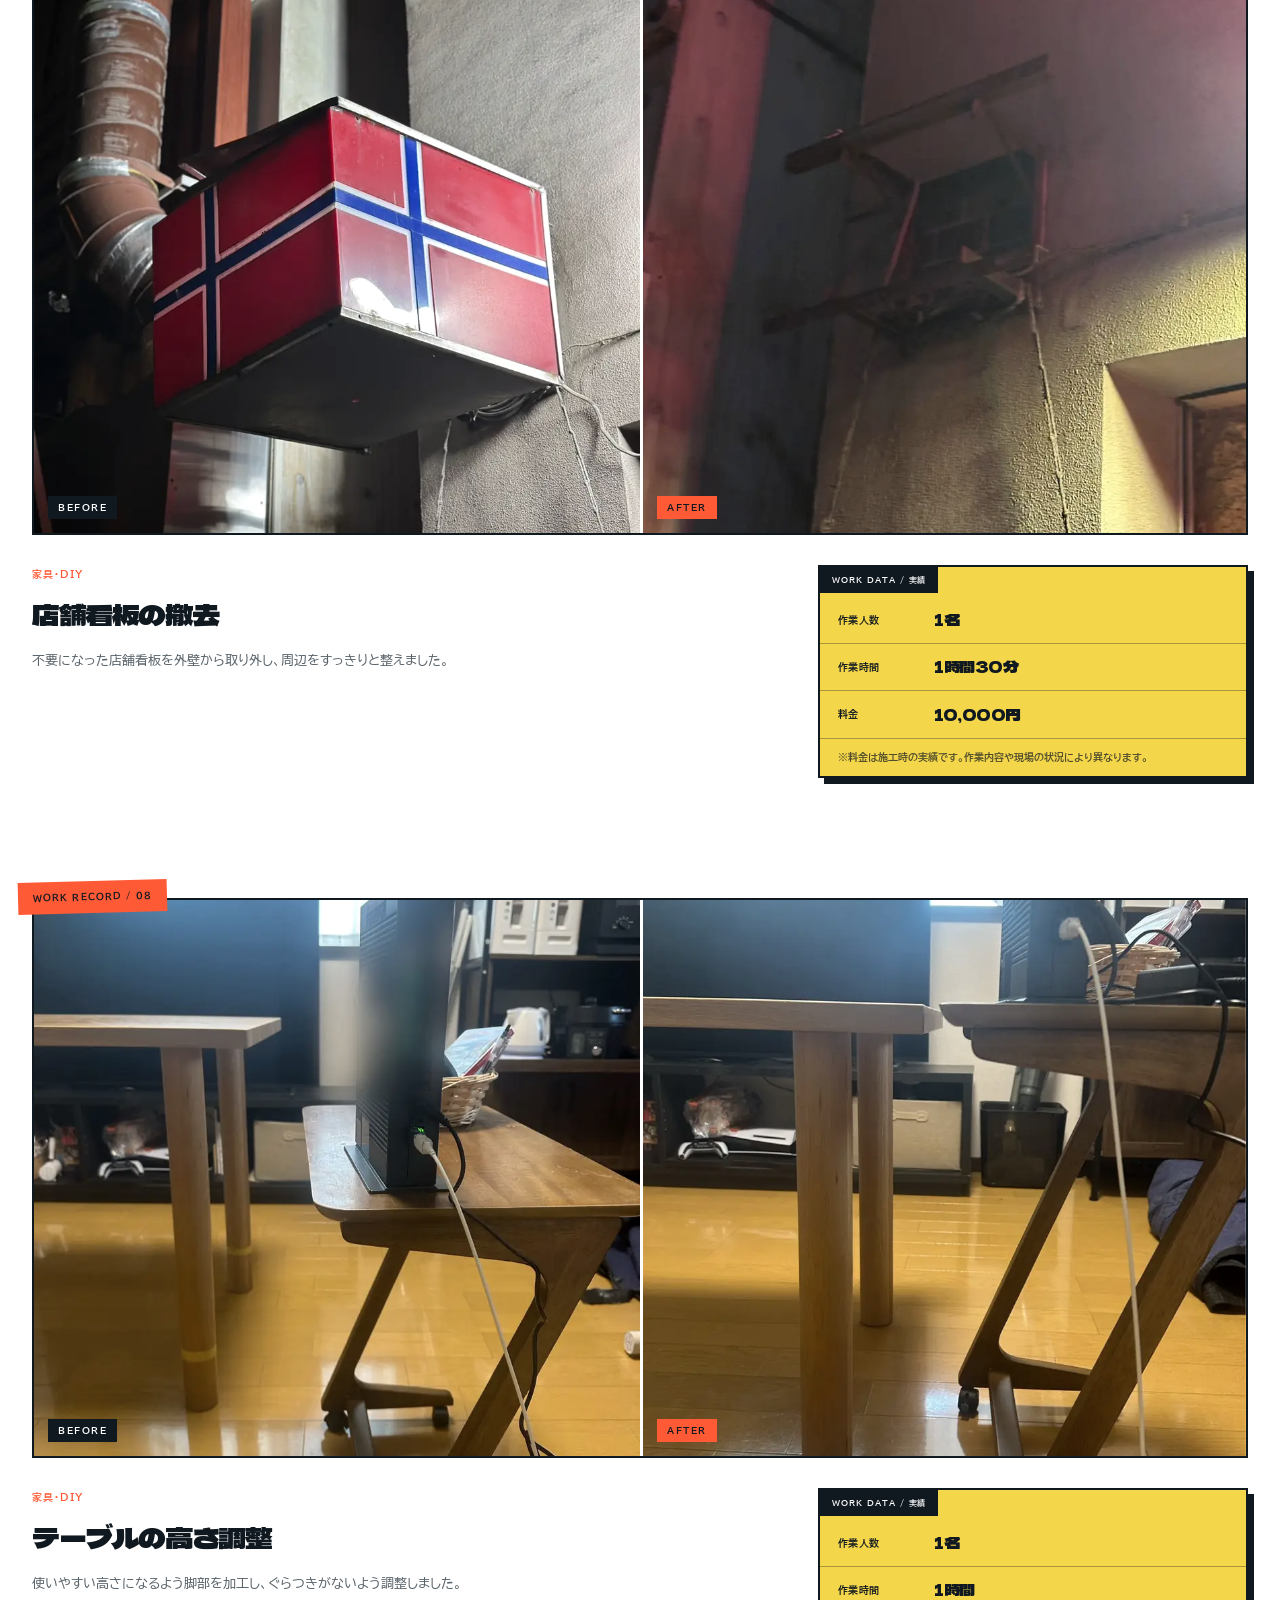
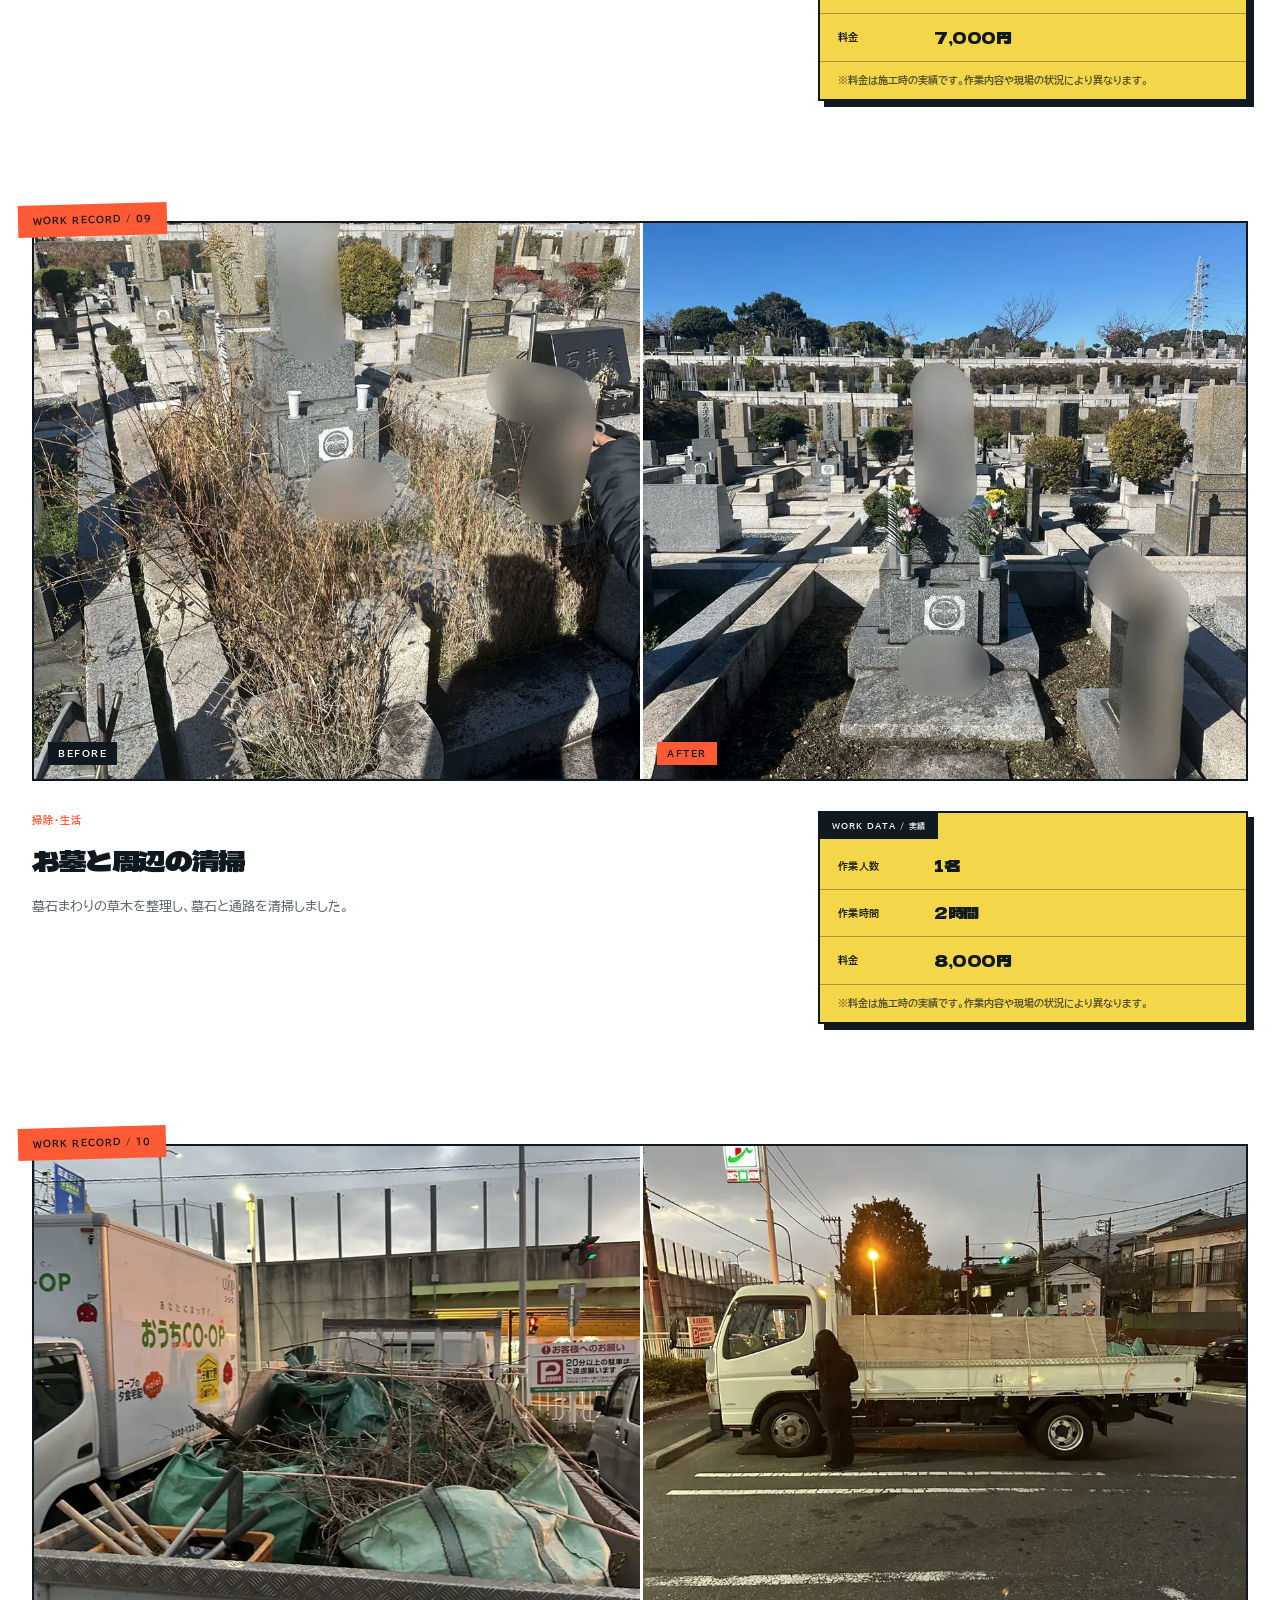
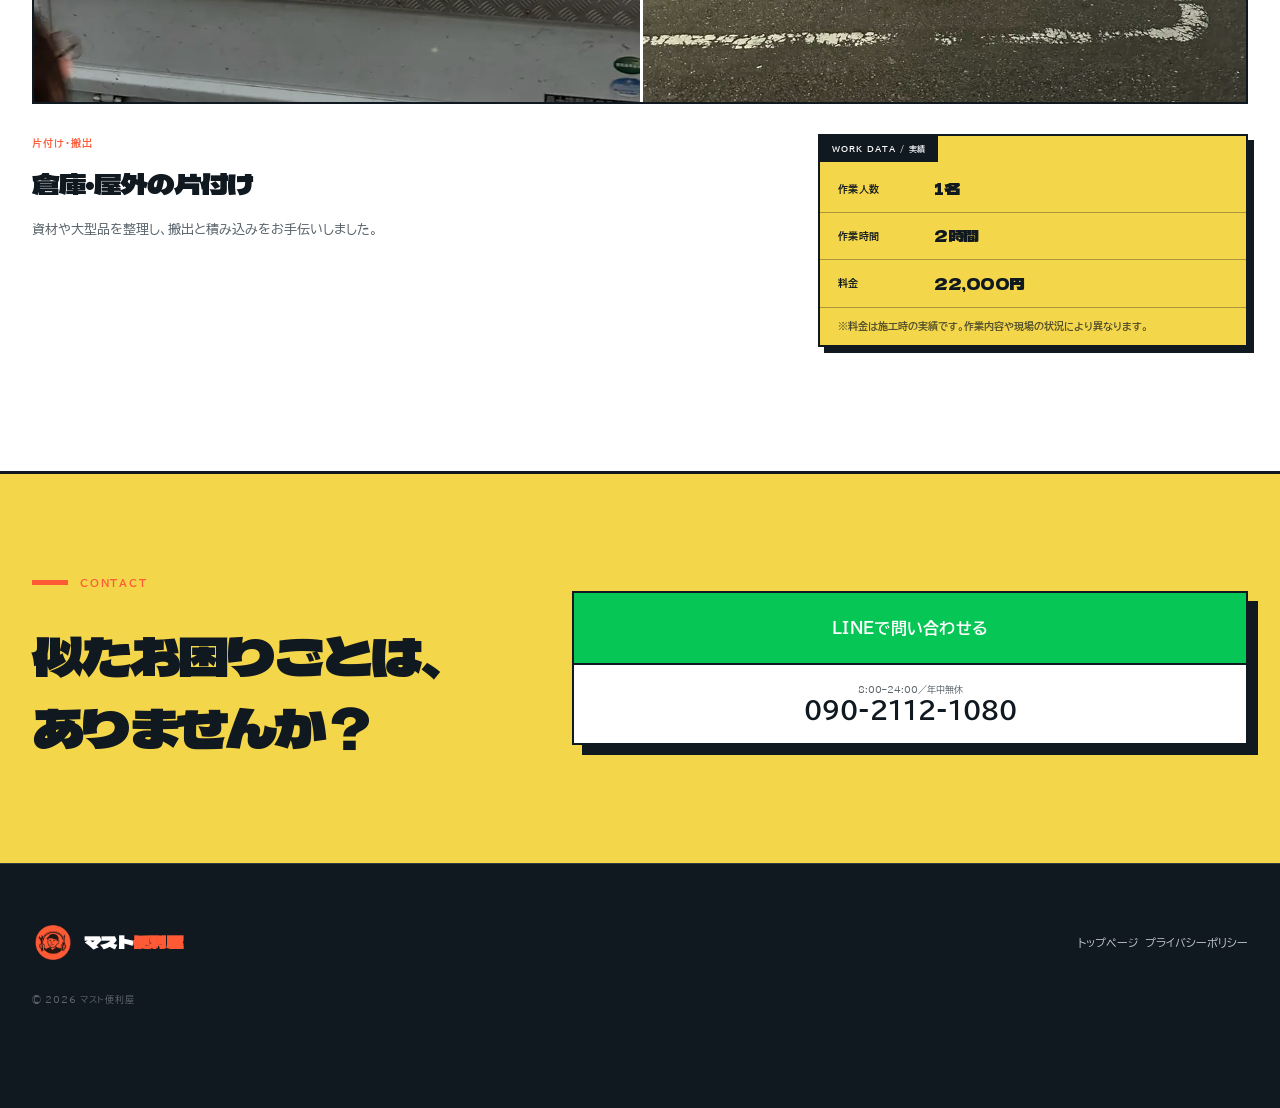
<file: cases.html>
<!doctype html><html lang="ja"><head><meta charset="utf-8"><meta name="viewport" content="width=device-width,initial-scale=1"><title>神奈川県の便利屋の作業事例｜草刈り・片付け・家具組み立て｜マスト便利屋</title><meta name="description" content="神奈川県全域対応のマスト便利屋による実際の作業事例。草刈り・庭の手入れ、家具組み立て、お墓掃除、片付けなどを写真で紹介します。"><link rel="canonical" href="https://masuto-benriya.com/cases.html"><meta property="og:title" content="神奈川県の便利屋の作業事例｜マスト便利屋"><meta property="og:description" content="草刈り・庭の手入れ、家具組み立て、お墓掃除、片付けなど、実際の作業を写真で紹介します。"><meta property="og:type" content="website"><meta property="og:url" content="https://masuto-benriya.com/cases.html"><meta property="og:image" content="https://masuto-benriya.com/assets/images/og-share.jpg"><meta property="og:image:width" content="1200"><meta property="og:image:height" content="630"><meta property="og:image:alt" content="マスト便利屋｜暮らしの困りごと、まとめて解決。"><meta property="og:site_name" content="マスト便利屋"><meta property="og:locale" content="ja_JP"><meta name="twitter:card" content="summary_large_image"><meta name="twitter:title" content="神奈川県の便利屋の作業事例｜マスト便利屋"><meta name="twitter:description" content="草刈り・庭の手入れ、家具組み立て、お墓掃除、片付けなど、実際の作業を写真で紹介します。"><meta name="twitter:image" content="https://masuto-benriya.com/assets/images/og-share.jpg"><meta name="twitter:image:alt" content="マスト便利屋｜暮らしの困りごと、まとめて解決。"><link rel="stylesheet" href="style.css?v=21"><link rel="icon" href="favicon.png" type="image/png"><link rel="apple-touch-icon" href="favicon.png"><script type="application/ld+json">{"@context":"https://schema.org","@type":"CollectionPage","@id":"https://masuto-benriya.com/cases.html#page","url":"https://masuto-benriya.com/cases.html","name":"神奈川県の便利屋の作業事例","description":"マスト便利屋が実際に行った作業の写真事例集です。","isPartOf":{"@id":"https://masuto-benriya.com/#business"},"mainEntity":{"@type":"ItemList","itemListElement":[{"@type":"ListItem","position":1,"name":"空き地全体の草刈り"},{"@type":"ListItem","position":2,"name":"外壁まで伸びたつる草を撤去"},{"@type":"ListItem","position":3,"name":"家まわりの草取り・整地"},{"@type":"ListItem","position":4,"name":"庭木の剪定と枝葉の整理"},{"@type":"ListItem","position":5,"name":"庭の防草シート施工"},{"@type":"ListItem","position":6,"name":"通販家具の組み立て"},{"@type":"ListItem","position":7,"name":"店舗看板の撤去"},{"@type":"ListItem","position":8,"name":"テーブルの高さ調整"},{"@type":"ListItem","position":9,"name":"お墓と周辺の清掃"},{"@type":"ListItem","position":10,"name":"倉庫・屋外の片付け"}]}}</script></head><body><header class="header"><div class="wrap head"><a class="brand" href="index.html"><img src="must_benriya_logo.webp" alt="" width="320" height="269" loading="lazy" decoding="async"><b>マスト<span>便利屋</span></b></a><button class="menu" aria-expanded="false">メニュー</button><nav><a href="index.html#services">できること</a><a href="cases.html">施工事例</a><a href="index.html#flow">ご利用の流れ</a><a href="index.html#faq">よくある質問</a><a href="index.html#inquiry">お問い合わせ</a></nav><a class="tel" href="tel:09021121080"><small>8:00–24:00／年中無休</small>090-2112-1080</a></div></header><main>
<section class="cases-hero"><div class="wrap"><p class="eyebrow">REAL WORKS</p><h1>神奈川県の便利屋として、<br>こんな仕事をお任せいただきました。</h1><p>掲載している写真は、マスト便利屋が実際に行った作業の記録です。</p></div></section><div class="filters"><div class="wrap"><button class="active" data-filter="all">すべて</button><button data-filter="garden">庭・草刈り</button><button data-filter="furniture">家具・DIY</button><button data-filter="daily">掃除・生活</button><button data-filter="junk">片付け・搬出</button></div></div>
<section class="section white"><div class="wrap case-list">
<article class="case-detail" id="garden" data-cat="garden"><div class="case-images compare"><figure><img src="assets/cases/vacant-lot-before.webp" alt="草刈り前" width="1167" height="886" loading="lazy" decoding="async"><b>BEFORE</b></figure><figure><img class="level-corrected" src="assets/cases/vacant-lot-after.webp" alt="草刈り後" width="1173" height="877" loading="lazy" decoding="async"><b>AFTER</b></figure></div><div class="case-info"><div><small>庭・草刈り</small><h2>空き地全体の草刈り</h2><p>伸びていた雑草を刈り、敷地全体を見通しよく整えました。作業後は敷地全体が見通しやすい状態になりました。</p></div><aside class="case-facts-panel" aria-label="作業実績"><dl class="case-facts"><div><dt>作業人数</dt><dd>1名</dd></div><div><dt>作業時間</dt><dd>5時間</dd></div><div><dt>料金</dt><dd>36,000円</dd></div></dl><p class="case-facts-note">※料金は施工時の実績です。作業内容や現場の状況により異なります。</p></aside></div></article>
<article class="case-detail" data-cat="garden" id="work-02"><div class="case-images compare"><figure><img src="assets/cases/vine-before.webp" alt="つる草撤去前" width="900" height="1200" loading="lazy" decoding="async"><b>BEFORE</b></figure><figure><img src="assets/cases/vine-after.webp" alt="つる草撤去後" width="900" height="1200" loading="lazy" decoding="async"><b>AFTER</b></figure></div><div class="case-info"><div><small>庭・草刈り</small><h2>外壁まで伸びたつる草を撤去</h2><p>高所まで伸びたつるを安全に取り除き、外壁とひさし周辺をすっきりさせました。</p></div><aside class="case-facts-panel" aria-label="作業実績"><dl class="case-facts"><div><dt>作業人数</dt><dd>1名</dd></div><div><dt>作業時間</dt><dd>2時間30分</dd></div><div><dt>料金</dt><dd>12,000円</dd></div></dl><p class="case-facts-note">※料金は施工時の実績です。作業内容や現場の状況により異なります。</p></aside></div></article>
<article class="case-detail" data-cat="garden" id="work-03"><div class="case-images compare"><figure><img src="assets/cases/side-yard-before.webp" alt="草取り前" width="1200" height="900" loading="lazy" decoding="async"><b>BEFORE</b></figure><figure><img src="assets/cases/side-yard-after.webp" alt="草取り後" width="1200" height="900" loading="lazy" decoding="async"><b>AFTER</b></figure></div><div class="case-info"><div><small>庭・草刈り</small><h2>家まわりの草取り・整地</h2><p>フェンス沿いと建物まわりの雑草を取り除き、歩きやすい状態に整えました。</p></div><aside class="case-facts-panel" aria-label="作業実績"><dl class="case-facts"><div><dt>作業人数</dt><dd>1名</dd></div><div><dt>作業時間</dt><dd>2時間</dd></div><div><dt>料金</dt><dd>12,000円</dd></div></dl><p class="case-facts-note">※料金は施工時の実績です。作業内容や現場の状況により異なります。</p></aside></div></article>
<article class="case-detail" data-cat="garden" id="work-04"><div class="case-images compare"><figure><img src="assets/cases/garden-before.webp" alt="庭手入れ前" width="900" height="1200" loading="lazy" decoding="async"><b>BEFORE</b></figure><figure><img src="assets/cases/garden-after.webp" alt="庭手入れ後" width="900" height="1200" loading="lazy" decoding="async"><b>AFTER</b></figure></div><div class="case-info"><div><small>庭・草刈り</small><h2>庭木の剪定と枝葉の整理</h2><p>混み合った枝を整理し、採光と風通しに配慮しながら庭全体を整えました。</p></div><aside class="case-facts-panel" aria-label="作業実績"><dl class="case-facts"><div><dt>作業人数</dt><dd>1名</dd></div><div><dt>作業時間</dt><dd>30分</dd></div><div><dt>料金</dt><dd>4,000円</dd></div></dl><p class="case-facts-note">※料金は施工時の実績です。作業内容や現場の状況により異なります。</p></aside></div></article>
<article class="case-detail" data-cat="garden" id="work-05"><div class="case-images compare"><figure><img src="assets/cases/sheet-before.webp" alt="防草シート施工前" width="1200" height="900" loading="lazy" decoding="async"><b>BEFORE</b></figure><figure><img src="assets/cases/sheet-after-detail.webp" alt="防草シート施工後" width="1200" height="900" loading="lazy" decoding="async"><b>AFTER</b></figure></div><div class="case-info"><div><small>庭・草刈り</small><h2>庭の防草シート施工</h2><p>地面を整え、植木や庭石の形に合わせてシートを敷設しました。</p></div><aside class="case-facts-panel" aria-label="作業実績"><dl class="case-facts"><div><dt>作業人数</dt><dd>1名</dd></div><div><dt>作業時間</dt><dd>6時間</dd></div><div><dt>料金</dt><dd>22,000円</dd></div></dl><p class="case-facts-note">※料金は施工時の実績です。作業内容や現場の状況により異なります。</p></aside></div></article>
<article class="case-detail" id="furniture" data-cat="furniture"><div class="case-images three"><img src="assets/cases/furniture-assembly-1.webp" alt="組み立てたデスク" width="900" height="1200" loading="lazy" decoding="async"><img src="assets/cases/furniture-assembly-2.webp" alt="組み立てた収納家具" width="1200" height="900" loading="lazy" decoding="async"><img src="assets/cases/furniture-assembly-3.webp" alt="組み立てたテレビボード" width="900" height="1200" loading="lazy" decoding="async"></div><div class="case-info"><div><small>家具・DIY</small><h2>通販家具の組み立て</h2><p>大型デスク、収納家具、テレビボードなど、ご自身では大変な組み立てをまとめてお手伝いしました。</p></div><aside class="case-facts-panel" aria-label="作業実績"><dl class="case-facts"><div><dt>作業人数</dt><dd>1名</dd></div><div><dt>作業時間</dt><dd>1時間30分〜2時間</dd></div><div><dt>料金</dt><dd>7,000〜8,000円</dd></div></dl><p class="case-facts-note">※料金は施工時の実績です。作業内容や現場の状況により異なります。</p></aside></div></article>
<article class="case-detail" data-cat="furniture" id="work-07"><div class="case-images compare"><figure><img src="assets/cases/sign-after.webp" alt="店舗看板の撤去前" width="900" height="1200" loading="lazy" decoding="async"><b>BEFORE</b></figure><figure><img src="assets/cases/sign-before.webp" alt="店舗看板の撤去後" width="900" height="1200" loading="lazy" decoding="async"><b>AFTER</b></figure></div><div class="case-info"><div><small>家具・DIY</small><h2>店舗看板の撤去</h2><p>不要になった店舗看板を外壁から取り外し、周辺をすっきりと整えました。</p></div><aside class="case-facts-panel" aria-label="作業実績"><dl class="case-facts"><div><dt>作業人数</dt><dd>1名</dd></div><div><dt>作業時間</dt><dd>1時間30分</dd></div><div><dt>料金</dt><dd>10,000円</dd></div></dl><p class="case-facts-note">※料金は施工時の実績です。作業内容や現場の状況により異なります。</p></aside></div></article>
<article class="case-detail" data-cat="furniture" id="work-08"><div class="case-images compare"><figure><img src="assets/cases/furniture-adjust-before.webp" alt="家具調整前" width="900" height="1200" loading="lazy" decoding="async"><b>BEFORE</b></figure><figure><img src="assets/cases/furniture-adjust-after.webp" alt="家具調整後" width="900" height="1200" loading="lazy" decoding="async"><b>AFTER</b></figure></div><div class="case-info"><div><small>家具・DIY</small><h2>テーブルの高さ調整</h2><p>使いやすい高さになるよう脚部を加工し、ぐらつきがないよう調整しました。</p></div><aside class="case-facts-panel" aria-label="作業実績"><dl class="case-facts"><div><dt>作業人数</dt><dd>1名</dd></div><div><dt>作業時間</dt><dd>1時間</dd></div><div><dt>料金</dt><dd>7,000円</dd></div></dl><p class="case-facts-note">※料金は施工時の実績です。作業内容や現場の状況により異なります。</p></aside></div></article>
<article class="case-detail" id="daily" data-cat="daily"><div class="case-images compare"><figure><img src="assets/cases/grave-before.webp" alt="お墓掃除前" width="900" height="1200" loading="lazy" decoding="async"><b>BEFORE</b></figure><figure><img src="assets/cases/grave-after.webp" alt="お墓掃除後" width="900" height="1200" loading="lazy" decoding="async"><b>AFTER</b></figure></div><div class="case-info"><div><small>掃除・生活</small><h2>お墓と周辺の清掃</h2><p>墓石まわりの草木を整理し、墓石と通路を清掃しました。</p></div><aside class="case-facts-panel" aria-label="作業実績"><dl class="case-facts"><div><dt>作業人数</dt><dd>1名</dd></div><div><dt>作業時間</dt><dd>2時間</dd></div><div><dt>料金</dt><dd>8,000円</dd></div></dl><p class="case-facts-note">※料金は施工時の実績です。作業内容や現場の状況により異なります。</p></aside></div></article>
<article class="case-detail" id="junk" data-cat="junk"><div class="case-images compare"><figure><img src="assets/cases/junk-removal-1.webp" alt="回収した不用品" width="900" height="1200" loading="lazy" decoding="async"></figure><figure><img src="assets/cases/junk-removal-2.webp" alt="不用品を積載した車両" width="900" height="1200" loading="lazy" decoding="async"></figure></div><div class="case-info"><div><small>片付け・搬出</small><h2>倉庫・屋外の片付け</h2><p>資材や大型品を整理し、搬出と積み込みをお手伝いしました。</p></div><aside class="case-facts-panel" aria-label="作業実績"><dl class="case-facts"><div><dt>作業人数</dt><dd>1名</dd></div><div><dt>作業時間</dt><dd>2時間</dd></div><div><dt>料金</dt><dd>22,000円</dd></div></dl><p class="case-facts-note">※料金は施工時の実績です。作業内容や現場の状況により異なります。</p></aside></div></article>
</div></section><section class="contact"><div class="wrap two"><div><p class="eyebrow">CONTACT</p><h2>似たお困りごとは、<br>ありませんか？</h2></div><div class="contact-actions"><a class="btn line" href="https://line.me/R/ti/p/@frb0743r">LINEで問い合わせる</a><a class="phone" href="tel:09021121080"><small>8:00–24:00／年中無休</small><b>090-2112-1080</b></a></div></div></section></main><footer><div class="wrap"><a class="brand" href="index.html"><img src="must_benriya_logo.webp" alt="" width="320" height="269" loading="lazy" decoding="async"><b>マスト<span>便利屋</span></b></a><p><a href="index.html">トップページ</a>　<a href="privacy.html">プライバシーポリシー</a></p><small>© 2026 マスト便利屋</small></div></footer><div class="mobile-cta"><a href="tel:09021121080">電話する</a><a href="https://line.me/R/ti/p/@frb0743r">LINEで相談</a></div><script src="main.js"></script></body></html>
</file>
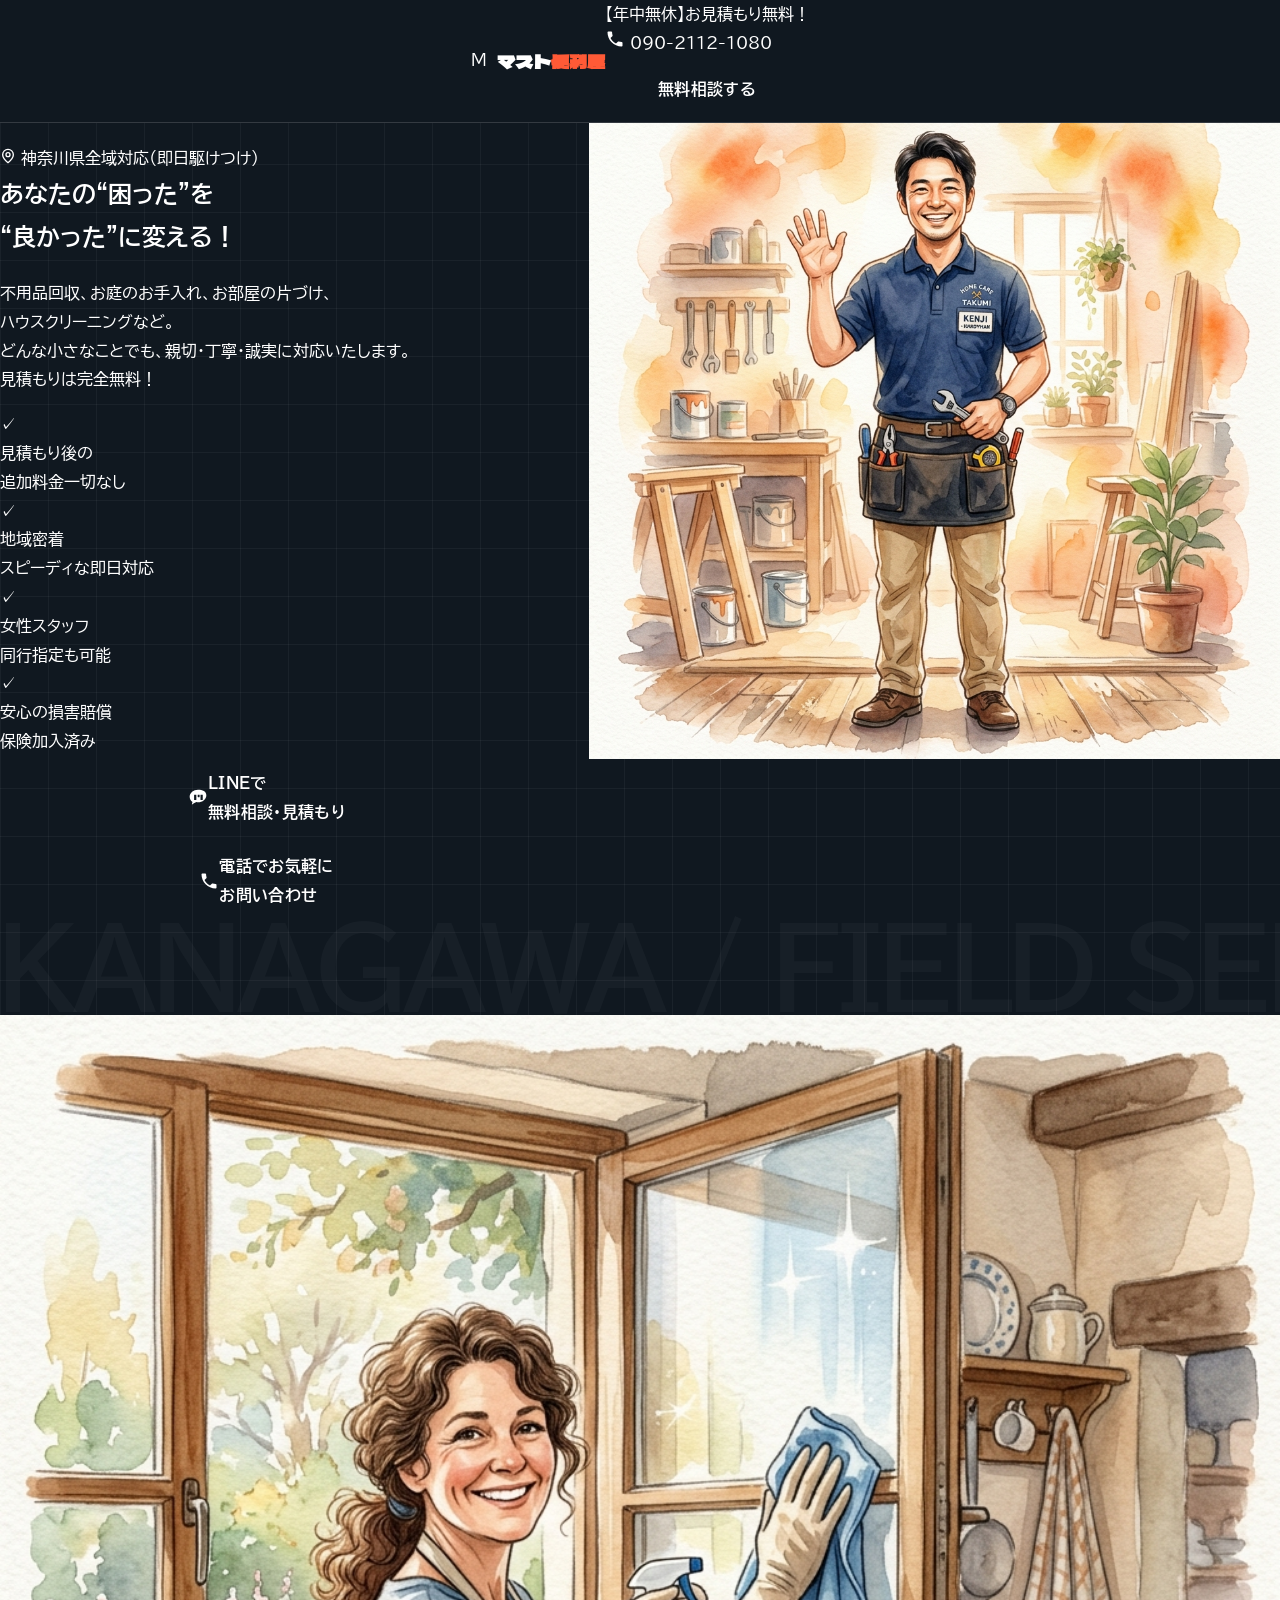
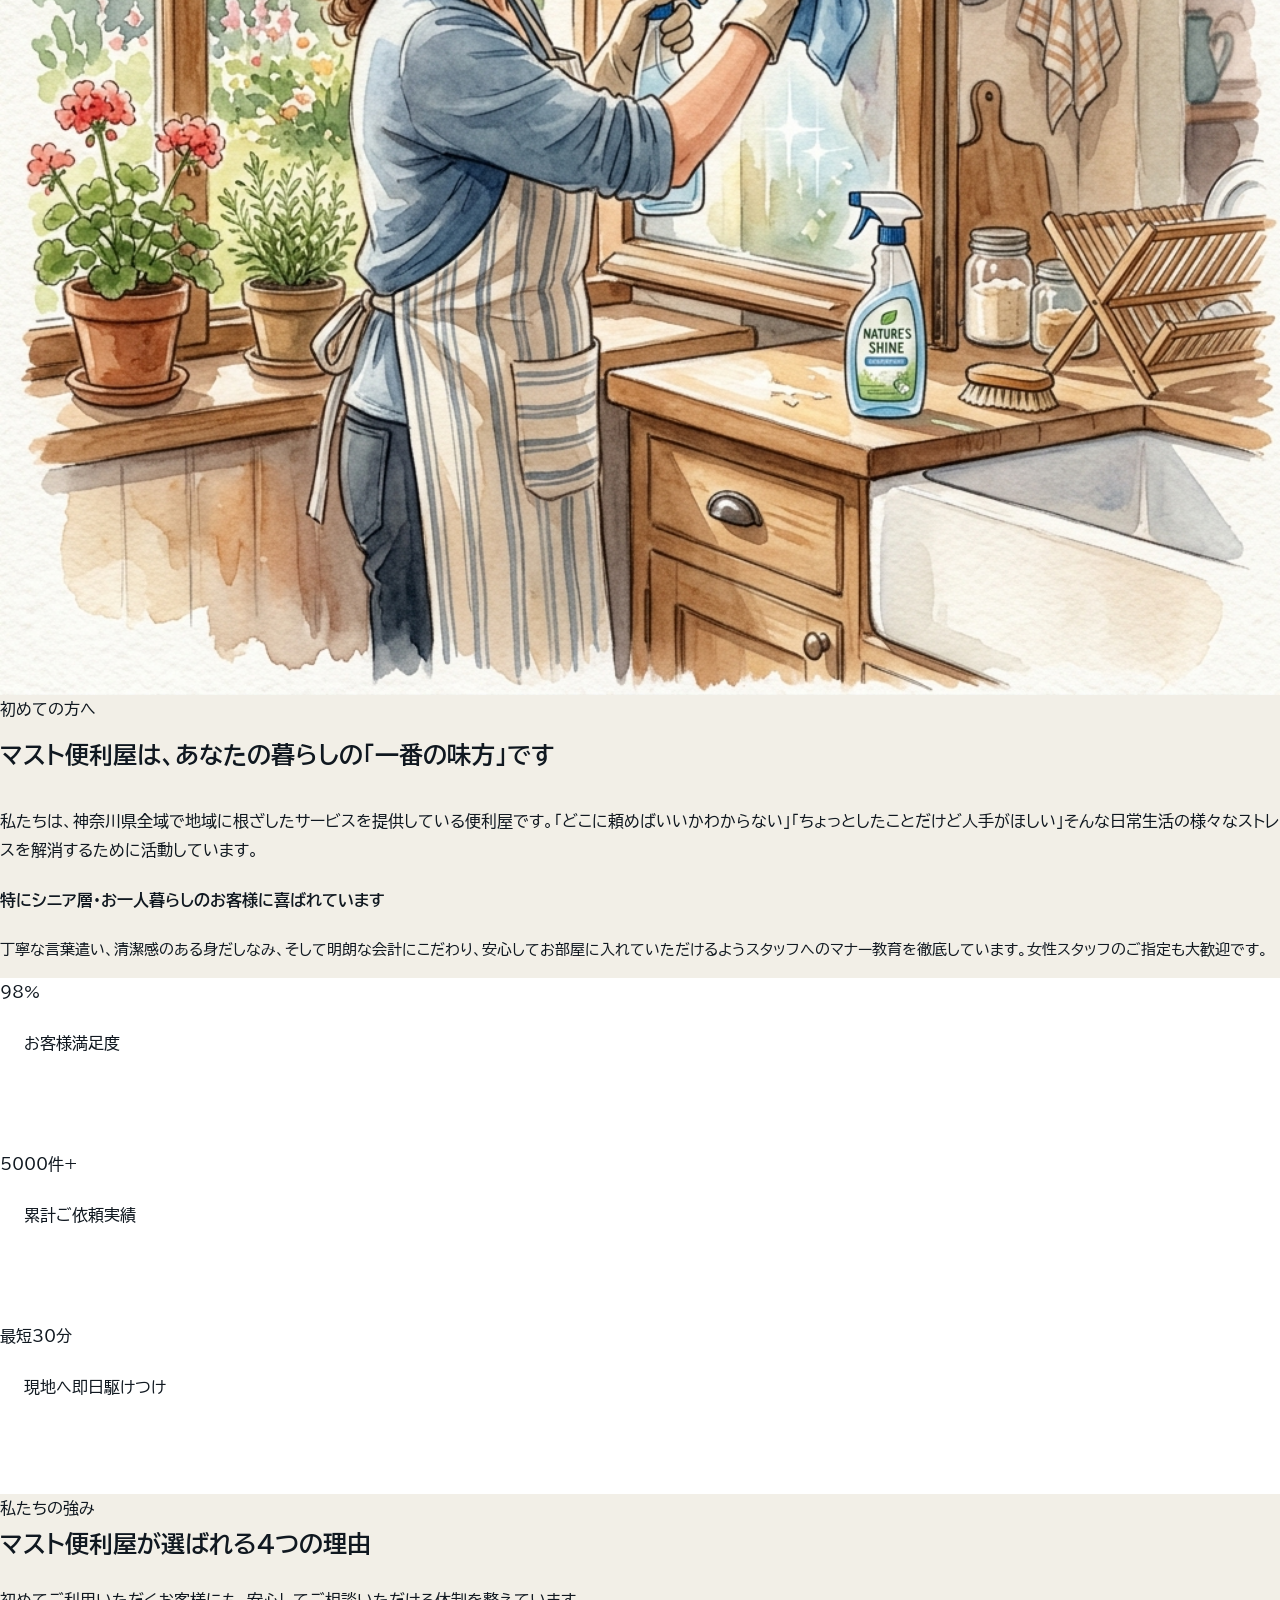
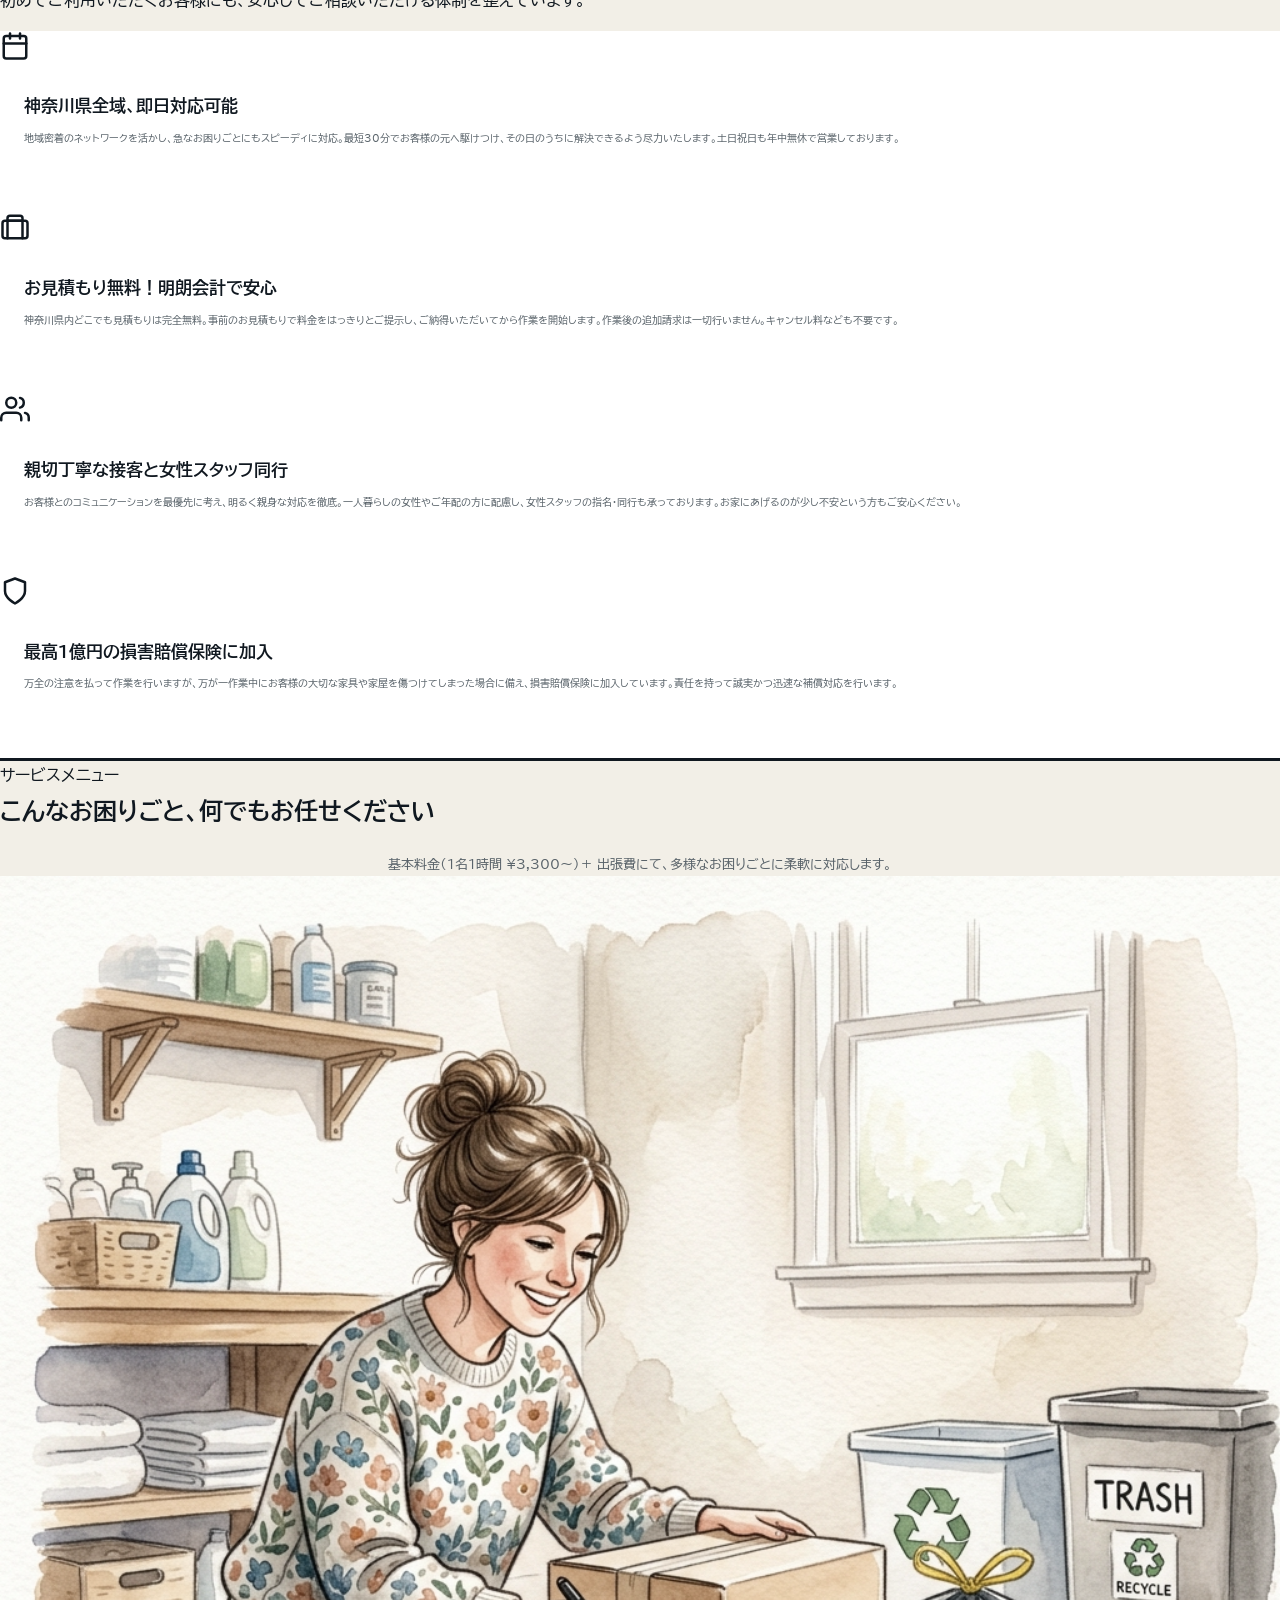
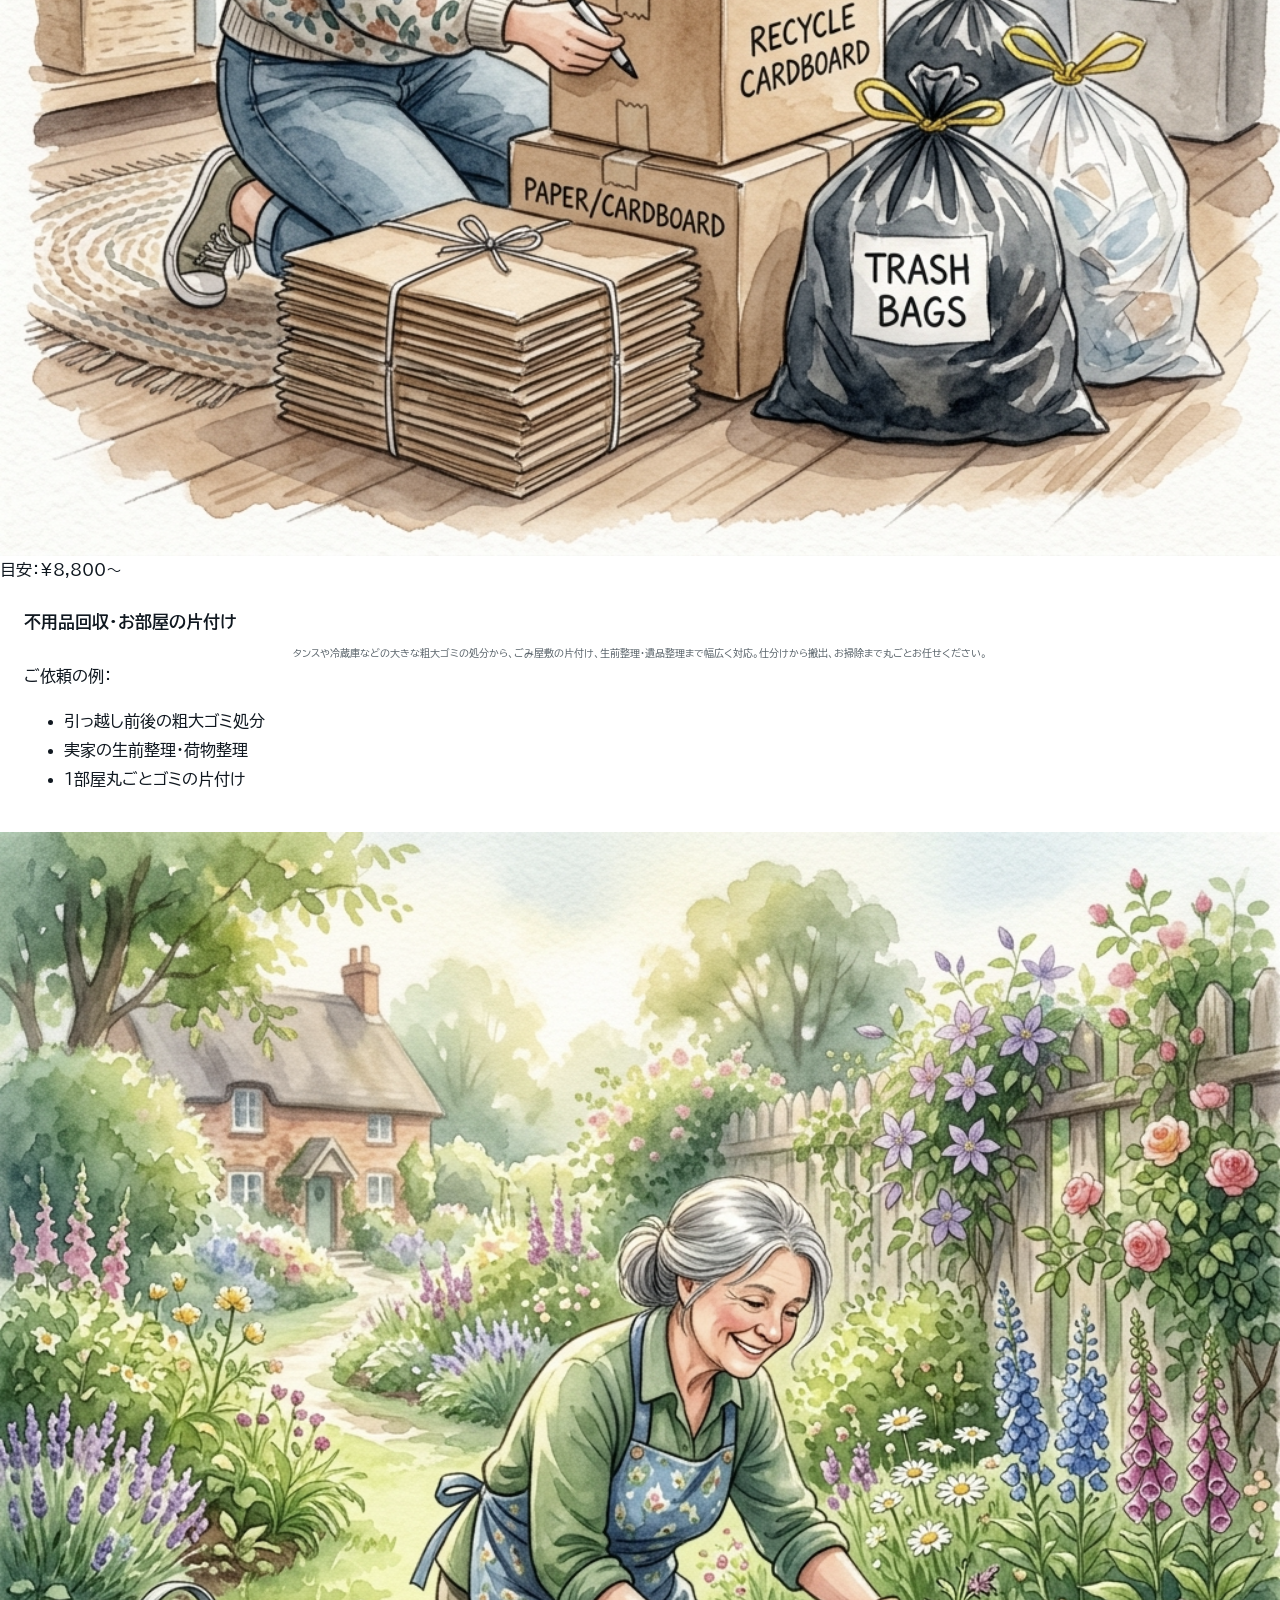
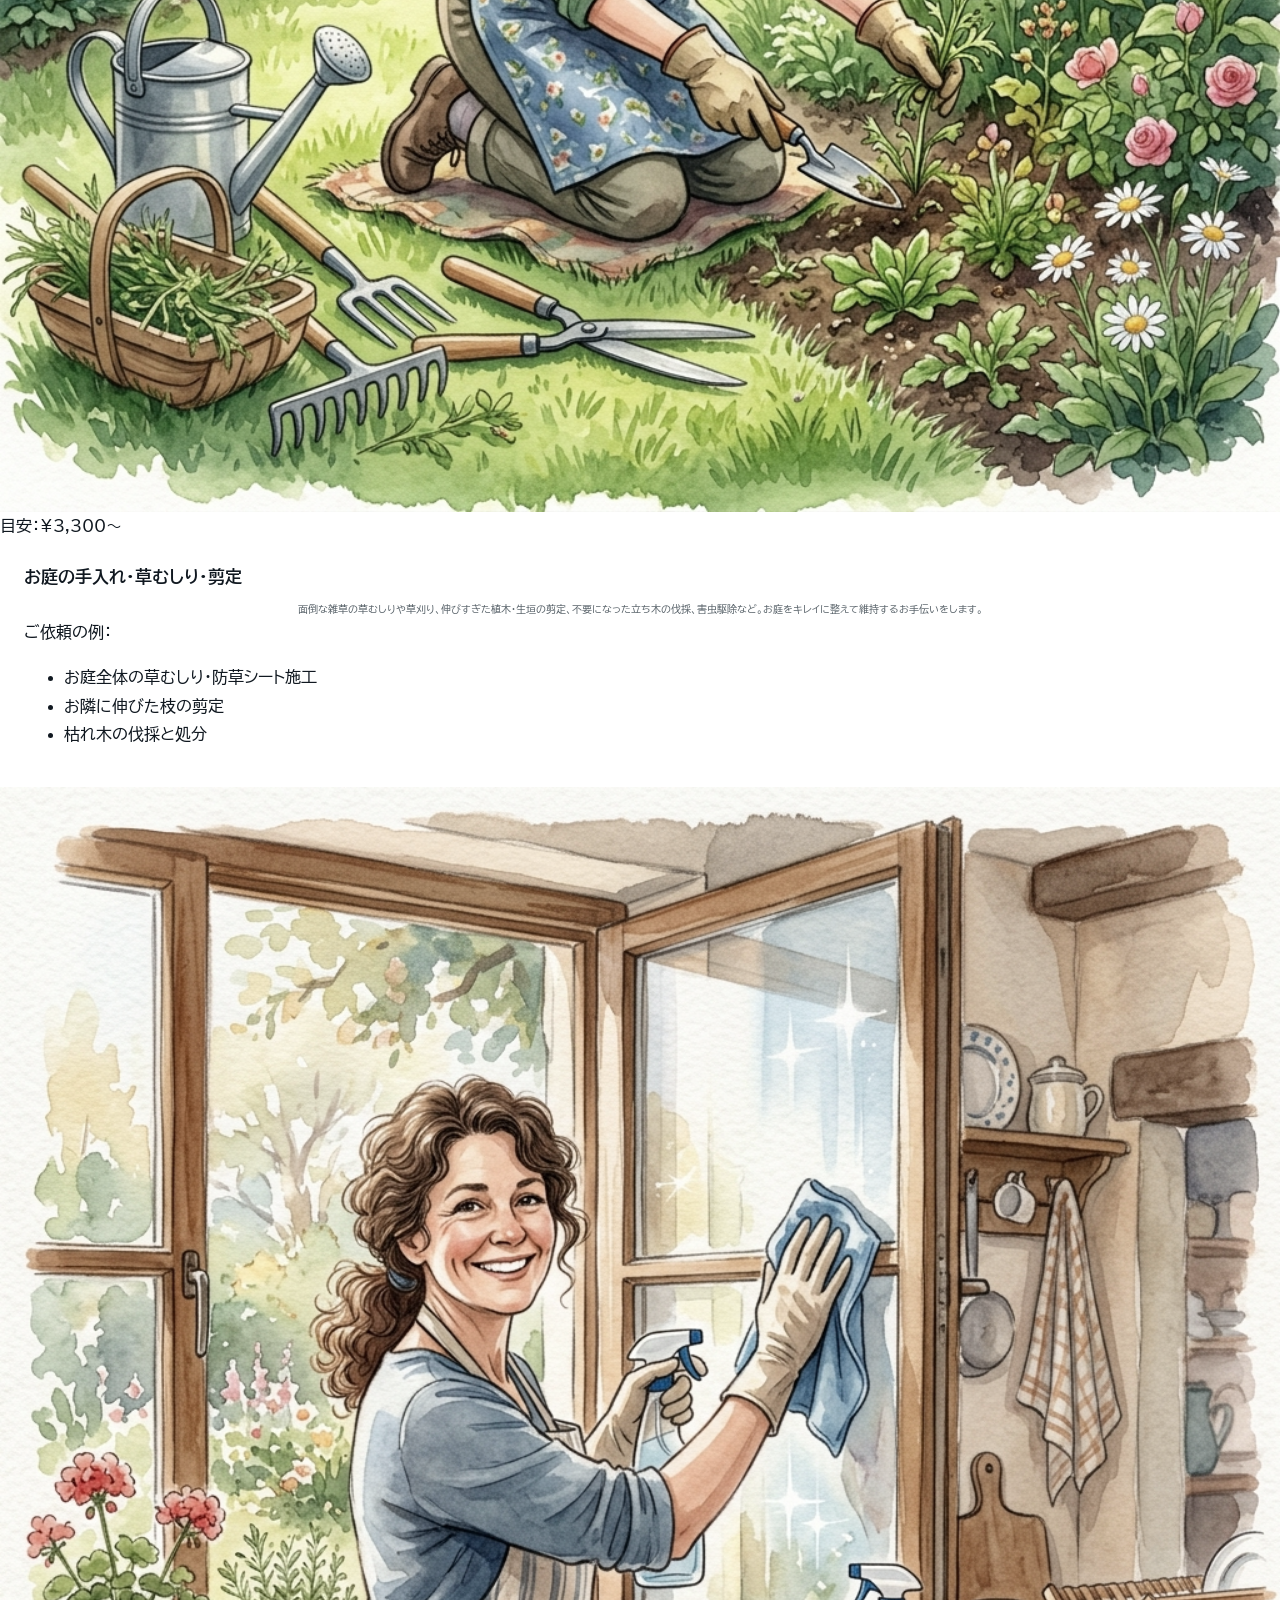
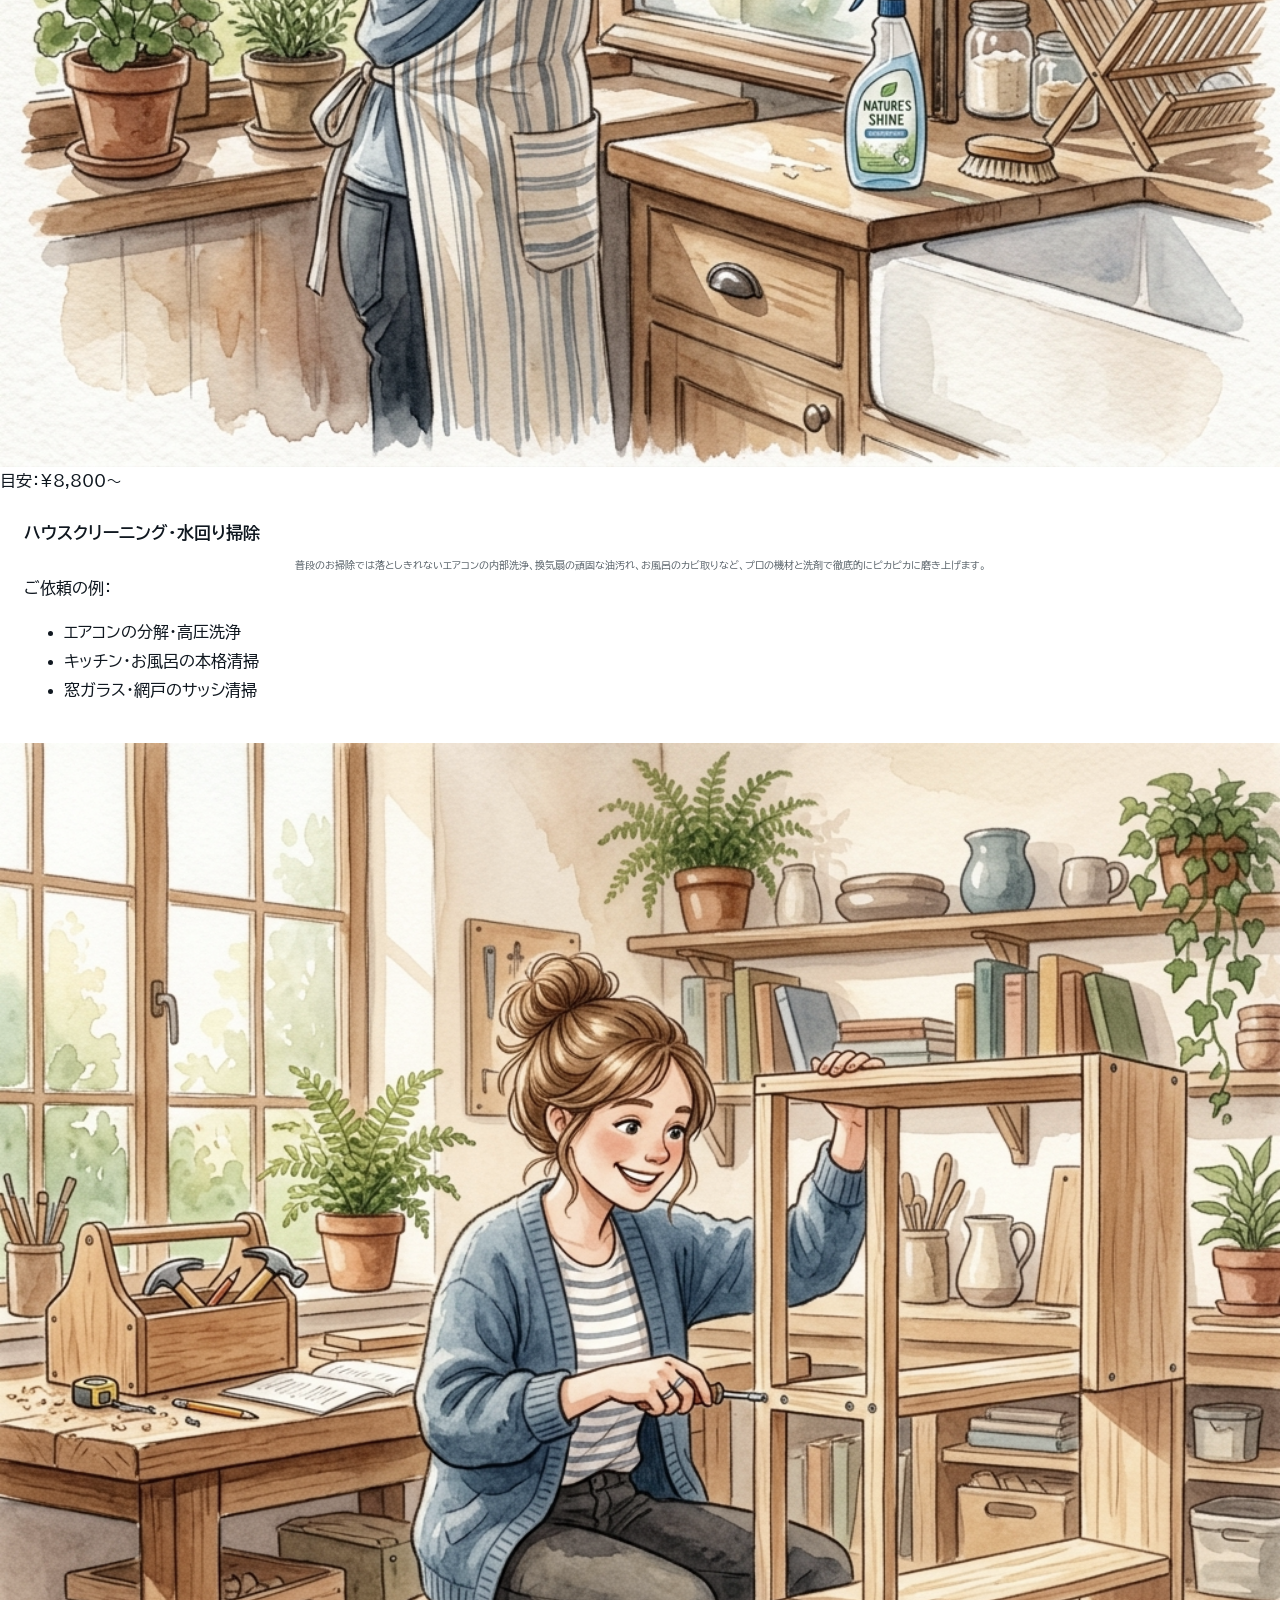
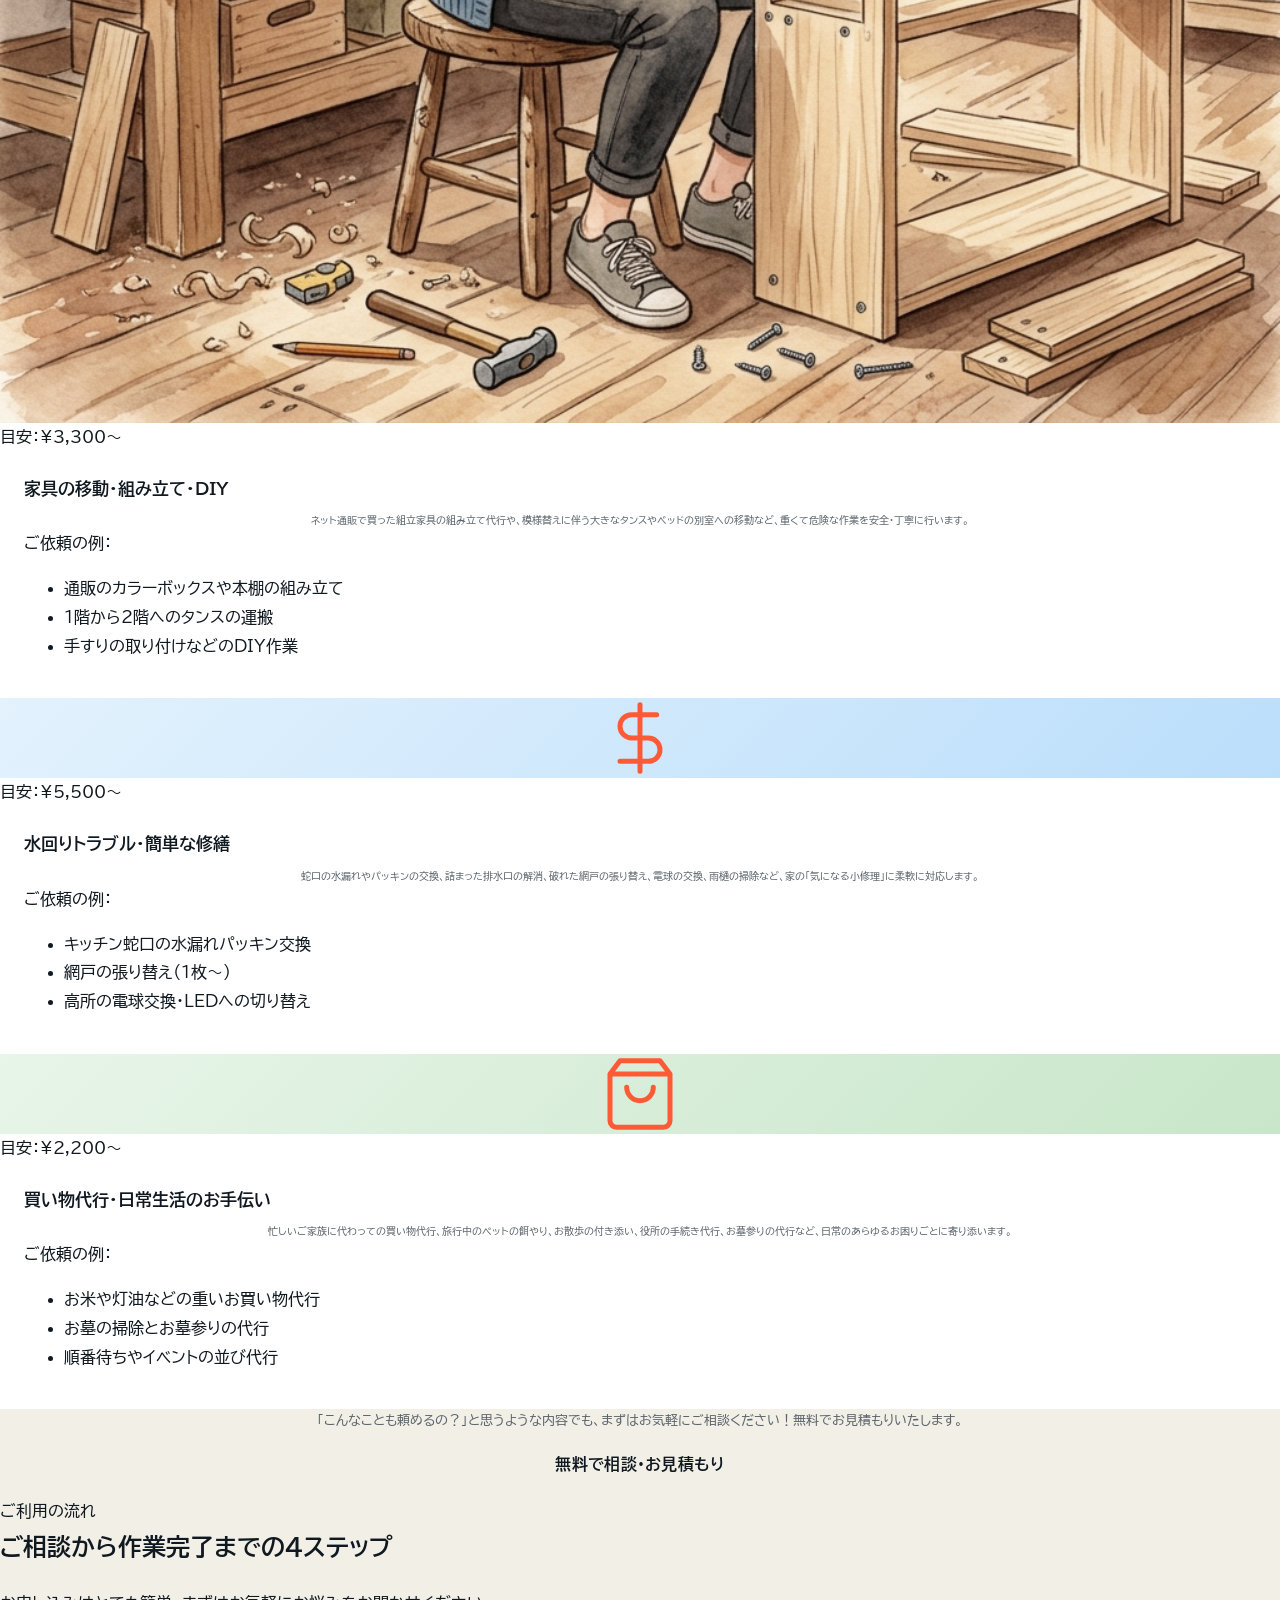
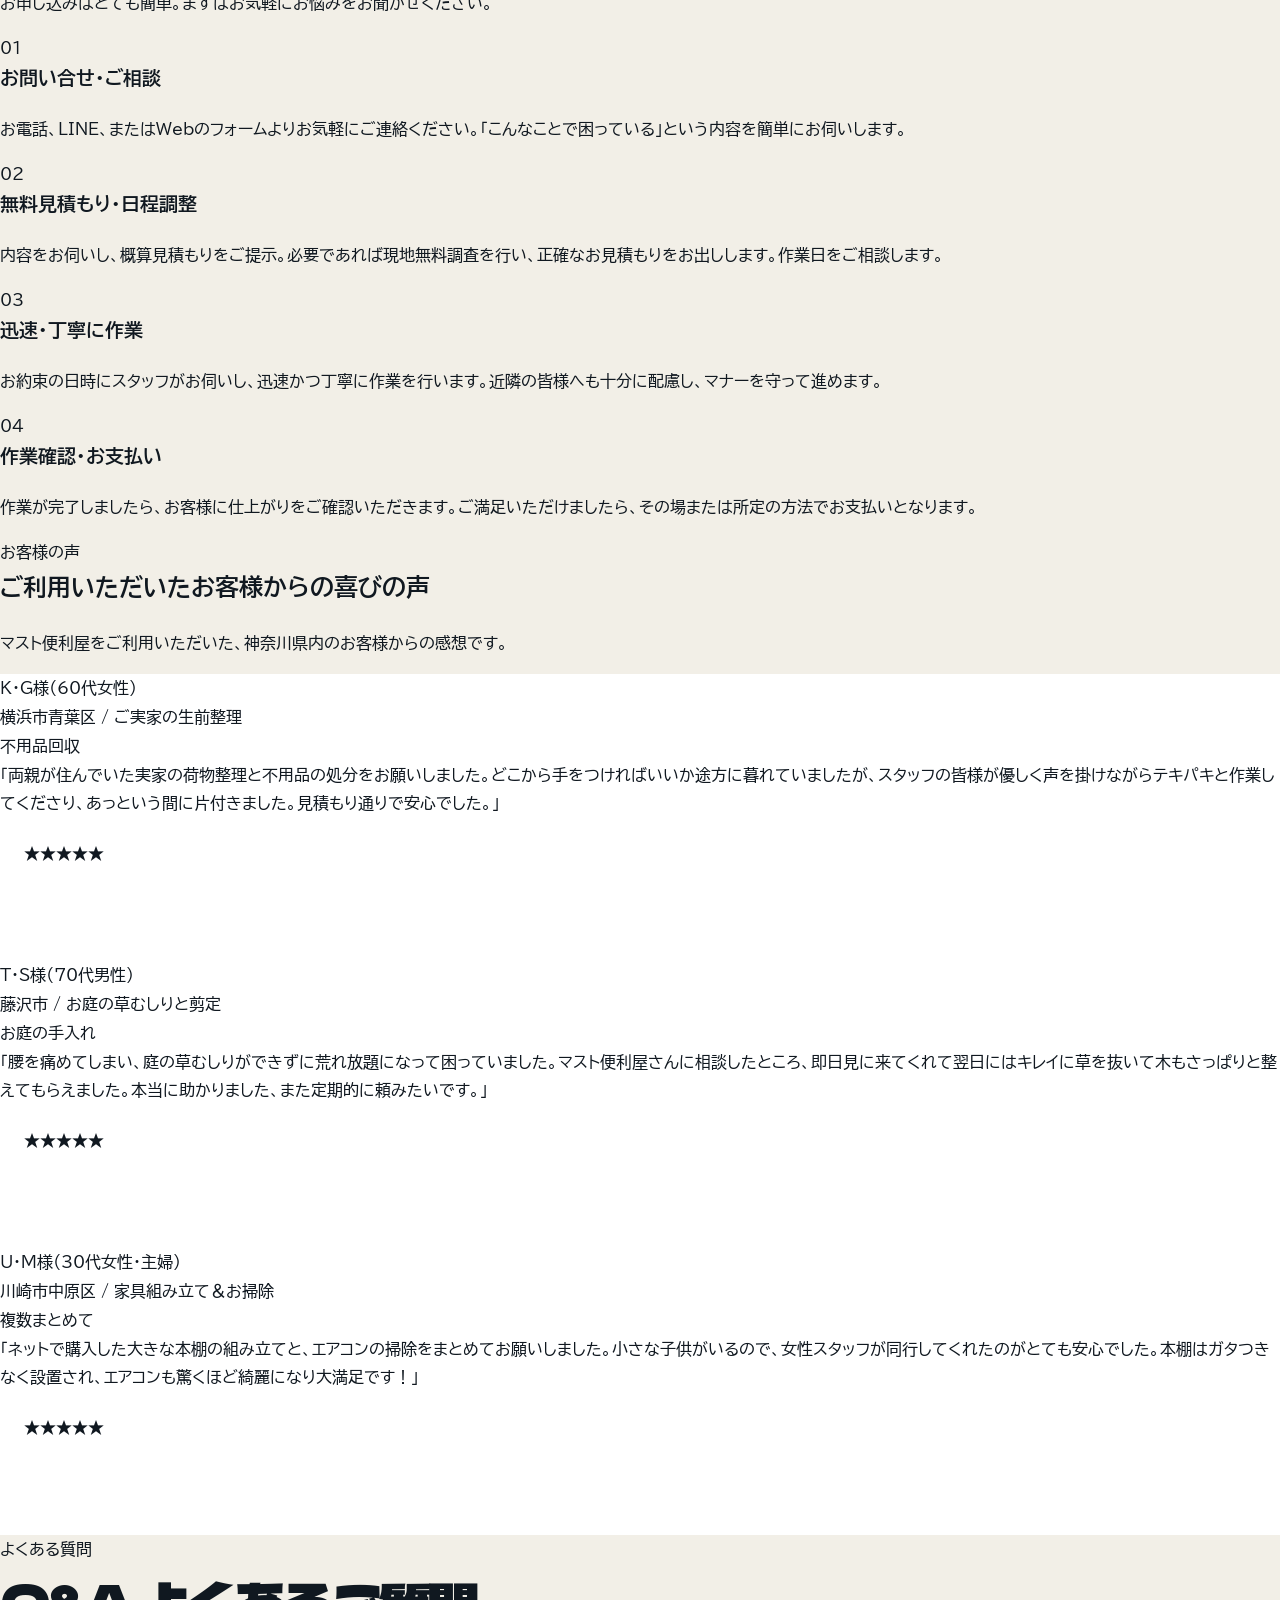
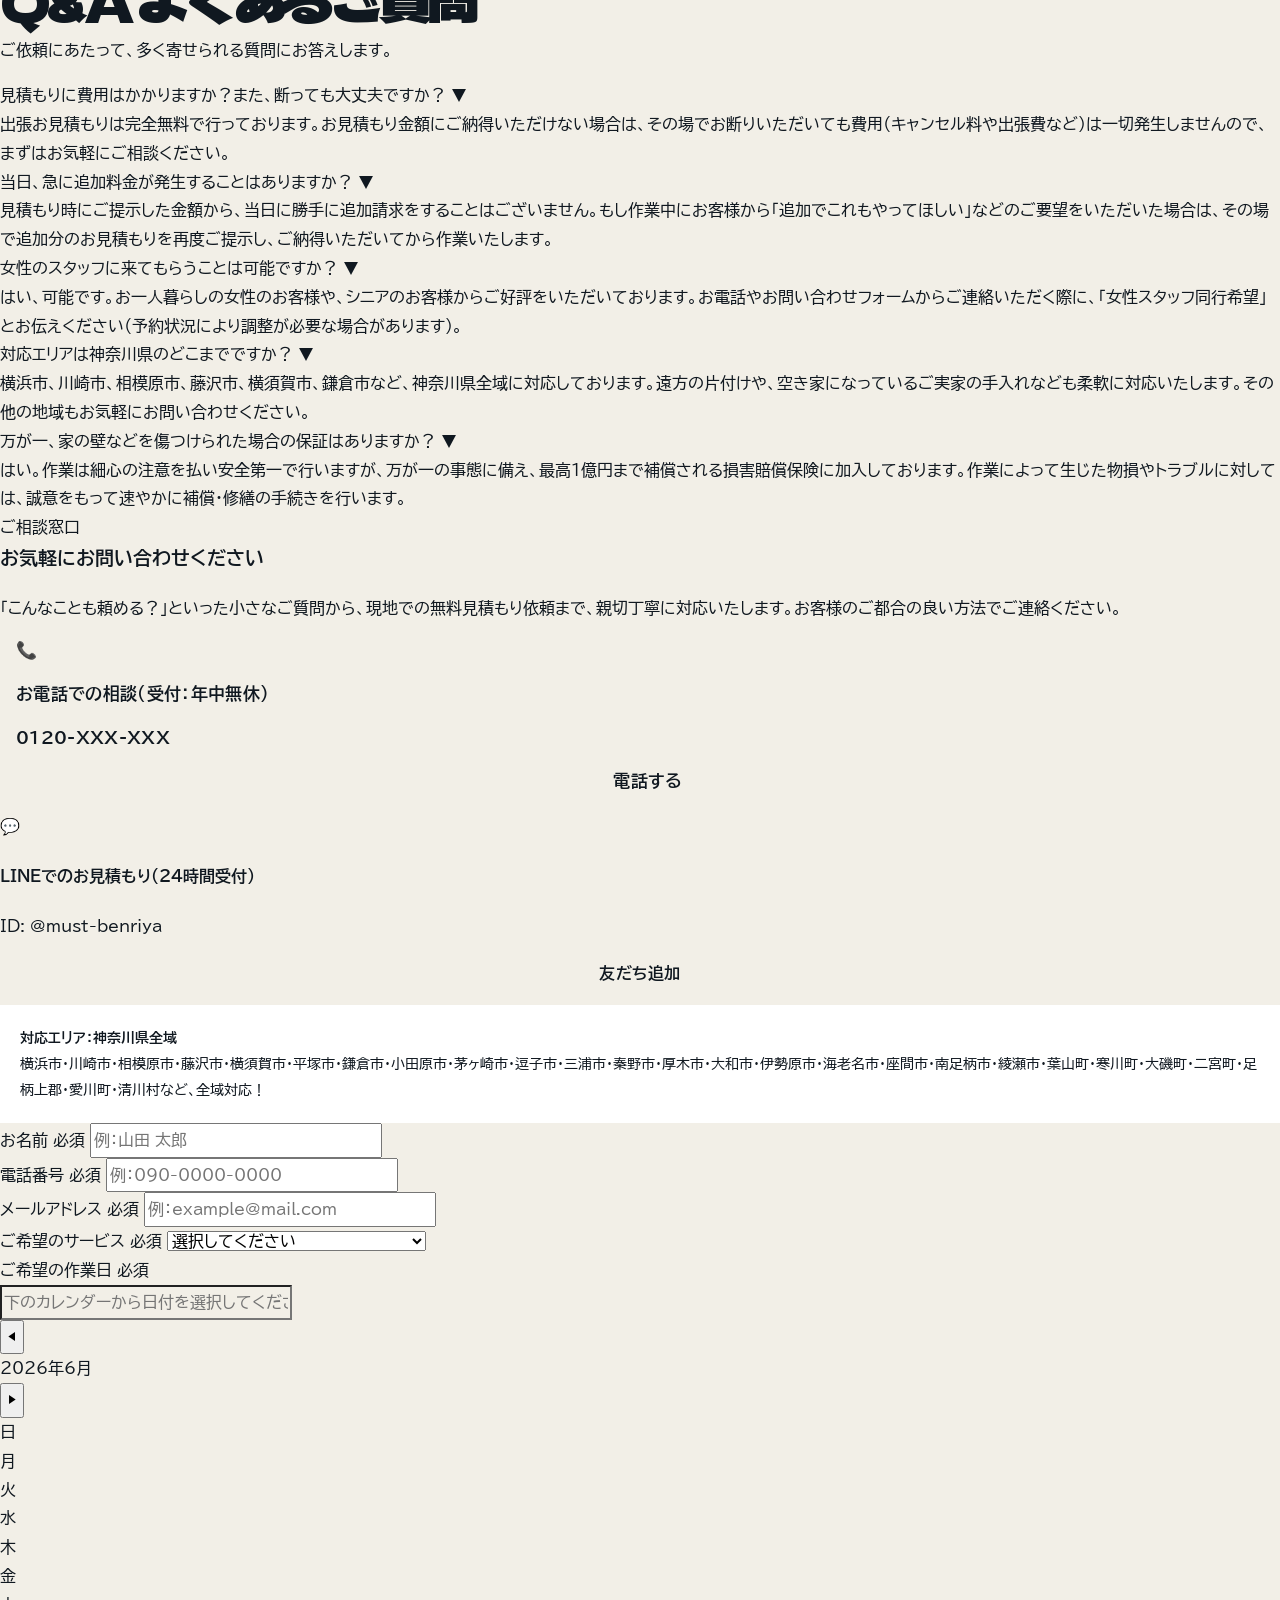
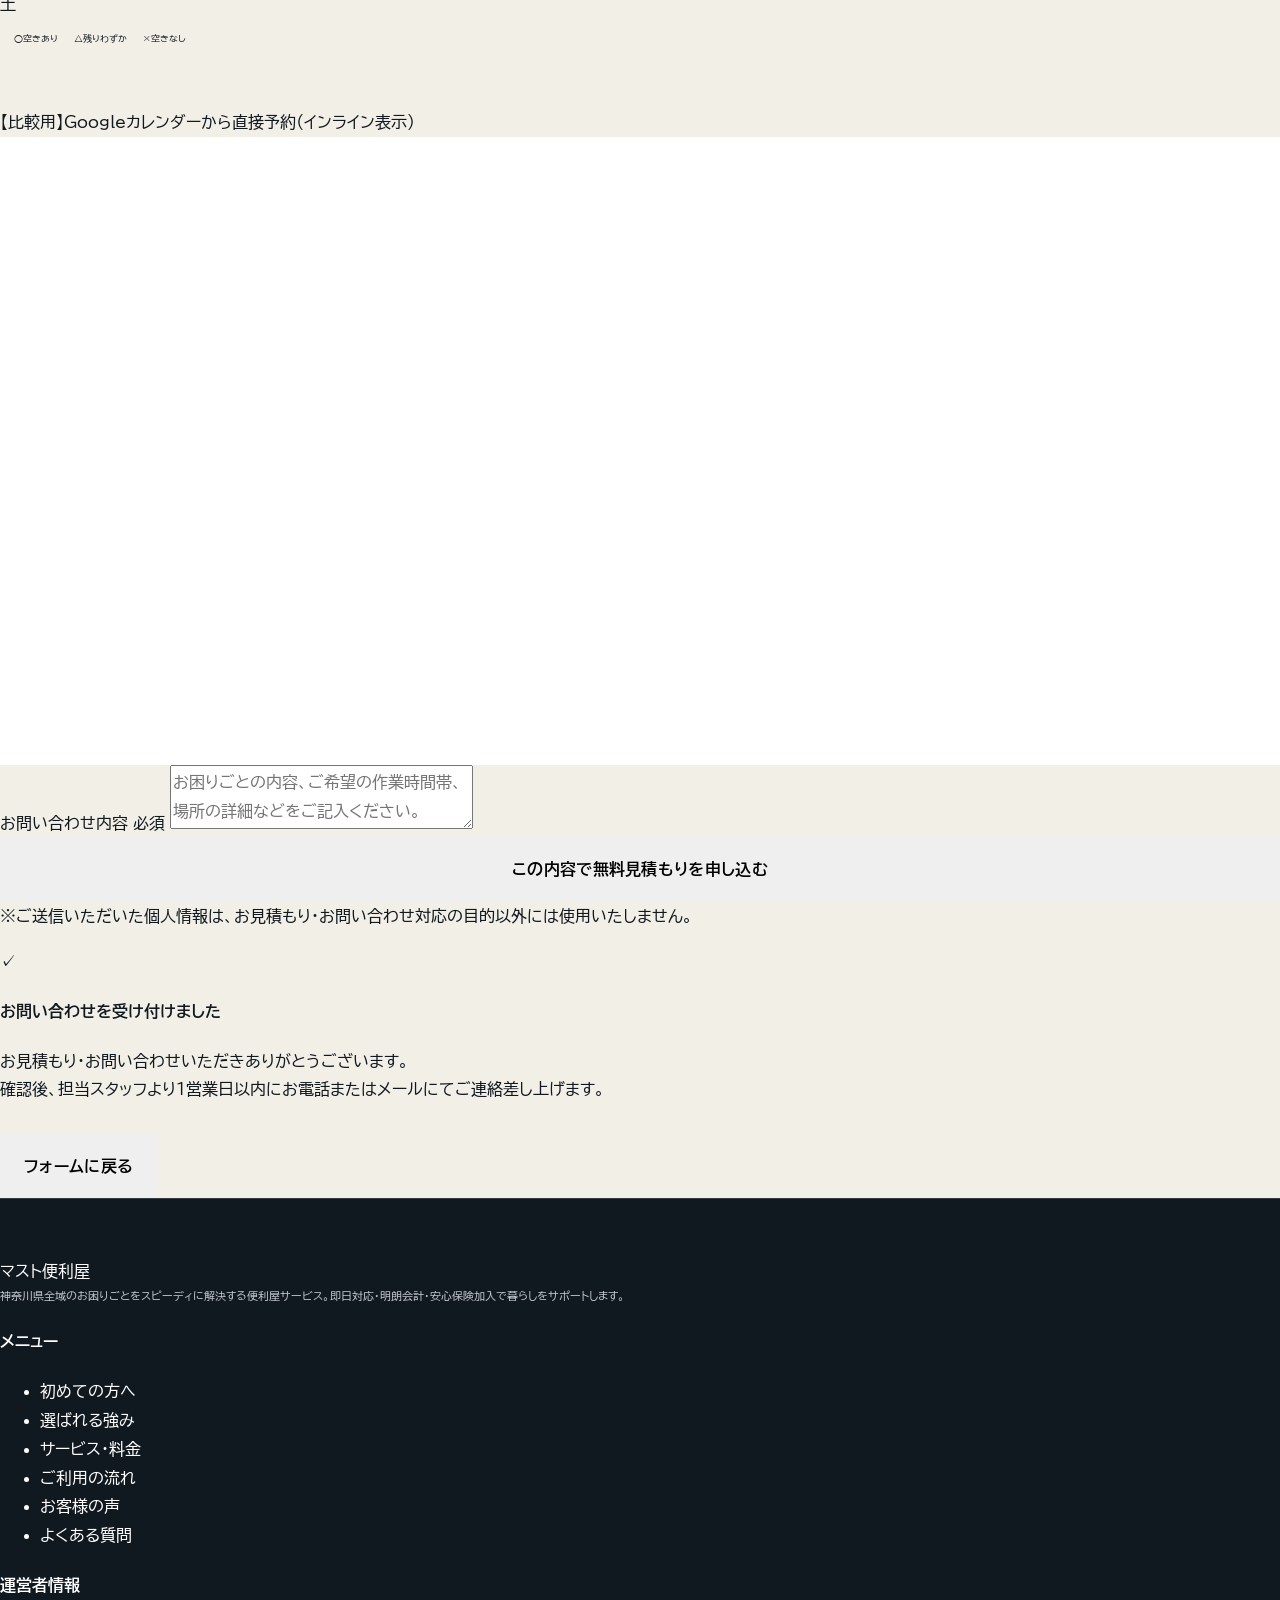
<file: googlereserve_test.html>
<!DOCTYPE html>
<html lang="ja">

<head>
  <meta charset="UTF-8">
  <meta name="viewport" content="width=device-width, initial-scale=1.0">
  <title>マスト便利屋 | 神奈川県全域対応の街の便利屋（不用品回収・草むしり・お掃除など）</title>
  <meta name="description"
    content="神奈川県全域対応の「マスト便利屋」です。不用品回収、庭木の剪定・草むしり、ハウスクリーニング、家具の移動や組み立てなど、暮らしのお困りごとを即日解決！見積もり無料、追加料金なしの明朗会計でシニアの方も安心。">
  <meta name="keywords" content="便利屋,神奈川県,不用品回収,草むしり,剪定,エアコン掃除,ハウスクリーニング,家具組み立て,即日対応">

  <!-- Open Graph Protocol (OGP) -->
  <meta property="og:title" content="マスト便利屋 | 神奈川県全域対応の街の便利屋">
  <meta property="og:description" content="不用品回収・お庭の手入れ・お掃除まで、暮らしのお困りごとをスピーディに解決します。見積もり無料・損害保険加入で安心！">
  <meta property="og:image" content="./assets/images/hero-staff.png">
  <meta property="og:type" content="website">
  <meta property="og:locale" content="ja_JP">

  <!-- Favicon -->
  <link rel="icon"
    href="data:image/svg+xml,<svg xmlns=%22http://www.w3.org/2000/svg%22 viewBox=%220 0 100 100%22><text y=%22.9em%22 font-size=%2290%22>🏠</text></svg>">

  <!-- CSS Link -->
  <link rel="stylesheet" href="style.css">
</head>

<body>

  <!-- ==========================================================================
       Header
       ========================================================================== -->
  <header class="header" id="header">
    <div class="container header-container">
      <a href="#header" class="logo-link" id="header-logo">
        <div class="logo-icon">M</div>
        <h1 class="logo-text">マスト<span>便利屋</span></h1>
      </a>

      <div class="header-info-nav">
        <div class="header-info-box">
          <span class="header-info-label">【年中無休】お見積もり無料！</span>
          <div class="header-tel">
            <svg class="header-tel-icon" xmlns="http://www.w3.org/2000/svg" width="20" height="20" viewBox="0 0 24 24"
              fill="currentColor">
              <path
                d="M6.62 10.79c1.44 2.83 3.76 5.14 6.59 6.59l2.2-2.2c.27-.27.67-.36 1.02-.24 1.12.37 2.33.57 3.57.57.55 0 1 .45 1 1V20c0 .55-.45 1-1 1-9.39 0-17-7.61-17-17 0-.55.45-1 1-1h3.5c.55 0 1 .45 1 1 0 1.25.2 2.45.57 3.57.11.35.03.74-.25 1.02l-2.2 2.2z" />
            </svg>
            090-2112-1080
          </div>
        </div>

        <div class="header-cta">
          <a href="#contact" class="btn btn-primary pulse-hover" id="header-cta-btn">無料相談する</a>
        </div>
      </div>
    </div>
  </header>

  <!-- ==========================================================================
       Hero Section
       ========================================================================== -->
  <section class="hero" id="hero">
    <div class="container hero-grid">
      <div class="hero-content fade-in-up">
        <div class="hero-tagline-wrapper">
          <span class="hero-area-badge">
            <svg xmlns="http://www.w3.org/2000/svg" width="16" height="16" viewBox="0 0 24 24" fill="none"
              stroke="currentColor" stroke-width="2" stroke-linecap="round" stroke-linejoin="round">
              <path d="M12 2a8 8 0 0 0-8 8c0 5.25 8 12 8 12s8-6.75 8-12a8 8 0 0 0-8-8z" />
              <circle cx="12" cy="10" r="3" />
            </svg>
            神奈川県全域対応（即日駆けつけ）
          </span>
        </div>
        <h2 class="hero-title">
          あなたの<span>“困った”</span>を<br><span>“良かった”</span>に変える！
        </h2>
        <p class="hero-desc">
          不用品回収、お庭のお手入れ、お部屋の片づけ、<br>ハウスクリーニングなど。<br>
          どんな小さなことでも、親切・丁寧・誠実に対応いたします。<br>見積もりは完全無料！
        </p>

        <div class="hero-badges">
          <div class="hero-badge-card">
            <div class="hero-badge-icon">✓</div>
            <div class="hero-badge-text">見積もり後の<br>追加料金一切なし</div>
          </div>
          <div class="hero-badge-card">
            <div class="hero-badge-icon">✓</div>
            <div class="hero-badge-text">地域密着<br>スピーディな即日対応</div>
          </div>
          <div class="hero-badge-card">
            <div class="hero-badge-icon">✓</div>
            <div class="hero-badge-text">女性スタッフ<br>同行指定も可能</div>
          </div>
          <div class="hero-badge-card">
            <div class="hero-badge-icon">✓</div>
            <div class="hero-badge-text">安心の損害賠償<br>保険加入済み</div>
          </div>
        </div>

        <div class="hero-cta-buttons">
          <a href="#contact" class="btn btn-secondary pulse-hover" id="hero-cta-line">
            <svg xmlns="http://www.w3.org/2000/svg" width="20" height="20" viewBox="0 0 24 24" fill="currentColor">
              <path
                d="M12 2C6.48 2 2 5.82 2 10.53c0 2.54 1.3 4.8 3.4 6.34-.17.6-.62 2.22-.72 2.57-.12.44.15.43.32.32 1.34-.87 4.02-2.5 4.88-2.91.73.2 1.5.31 2.12.31 5.52 0 10-3.82 10-8.53S17.52 2 12 2zm-2.4 12.37H7.72c-.22 0-.4-.18-.4-.4V8.47c0-.22.18-.4.4-.4h1.88c.22 0 .4.18.4.4v5.5c0 .22-.18.4-.4.4zm3.93-3.4h-1.5c-.22 0-.4-.18-.4-.4V8.47c0-.22.18-.4.4-.4h1.5c.22 0 .4.18.4.4v2.1c0 .22-.18.4-.4.4zm3.76 3.4h-1.88c-.22 0-.4-.18-.4-.4V8.47c0-.22.18-.4.4-.4h1.88c.22 0 .4.18.4.4v5.5c0 .22-.18.4-.4.4z" />
            </svg>
            LINEで<br>無料相談・見積もり
          </a>
          <a href="tel:0120-XXX-XXX" class="btn btn-primary pulse-hover" id="hero-cta-tel">
            <svg xmlns="http://www.w3.org/2000/svg" width="20" height="20" viewBox="0 0 24 24" fill="currentColor">
              <path
                d="M6.62 10.79c1.44 2.83 3.76 5.14 6.59 6.59l2.2-2.2c.27-.27.67-.36 1.02-.24 1.12.37 2.33.57 3.57.57.55 0 1 .45 1 1V20c0 .55-.45 1-1 1-9.39 0-17-7.61-17-17 0-.55.45-1 1-1h3.5c.55 0 1 .45 1 1 0 1.25.2 2.45.57 3.57.11.35.03.74-.25 1.02l-2.2 2.2z" />
            </svg>
            電話でお気軽に<br>お問い合わせ
          </a>
        </div>
      </div>

      <div class="hero-image-wrapper fade-in-up delay-100">
        <img src="./assets/images/hero-staff.png" alt="マスト便利屋スタッフのイラスト" class="hero-img">
      </div>
    </div>
  </section>

  <!-- ==========================================================================
       About Section
       ========================================================================== -->
  <section class="about section-bg-white" id="about">
    <div class="container about-grid">
      <div class="about-image fade-in-up">
        <img src="./assets/images/service-clean.png" alt="ハウスクリーニングの様子"
          style="border-radius: var(--radius-md); box-shadow: var(--shadow-md);">
      </div>

      <div class="about-content fade-in-up delay-100">
        <div class="section-header" style="text-align: left; margin-bottom: 30px;">
          <span class="badge">初めての方へ</span>
          <h2 class="section-title" style="display: block; text-align: left; margin-top: 10px;">
            マスト便利屋は、あなたの暮らしの「一番の味方」です</h2>
        </div>

        <p class="about-intro-text">
          私たちは、神奈川県全域で地域に根ざしたサービスを提供している便利屋です。「どこに頼めばいいかわからない」「ちょっとしたことだけど人手がほしい」そんな日常生活の様々なストレスを解消するために活動しています。
        </p>

        <div class="about-highlight-box">
          <h4 class="about-highlight-title">特にシニア層・お一人暮らしのお客様に喜ばれています</h4>
          <p style="font-size: 0.95rem;">
            丁寧な言葉遣い、清潔感のある身だしなみ、そして明朗な会計にこだわり、安心してお部屋に入れていただけるようスタッフへのマナー教育を徹底しています。女性スタッフのご指定も大歓迎です。</p>
        </div>

        <div class="about-stats">
          <div class="about-stat-card card">
            <div class="about-stat-num">98<span>%</span></div>
            <div class="about-stat-label">お客様満足度</div>
          </div>
          <div class="about-stat-card card">
            <div class="about-stat-num">5000<span>件+</span></div>
            <div class="about-stat-label">累計ご依頼実績</div>
          </div>
          <div class="about-stat-card card">
            <div class="about-stat-num">最短30<span>分</span></div>
            <div class="about-stat-label">現地へ即日駆けつけ</div>
          </div>
        </div>
      </div>
    </div>
  </section>

  <!-- ==========================================================================
       Features Section (4つの強み)
       ========================================================================== -->
  <section class="features section-bg-soft" id="features">
    <div class="container">
      <div class="section-header">
        <span class="badge">私たちの強み</span>
        <h2 class="section-title">マスト便利屋が選ばれる4つの理由</h2>
        <p class="section-subtitle">初めてご利用いただくお客様にも、安心してご相談いただける体制を整えています。</p>
      </div>

      <div class="features-grid">
        <!-- Card 1 -->
        <div class="feature-card card fade-in-up">
          <div class="feature-icon-wrapper">
            <svg xmlns="http://www.w3.org/2000/svg" width="30" height="30" viewBox="0 0 24 24" fill="none"
              stroke="currentColor" stroke-width="2" stroke-linecap="round" stroke-linejoin="round">
              <rect x="3" y="4" width="18" height="18" rx="2" ry="2" />
              <line x1="16" y1="2" x2="16" y2="6" />
              <line x1="8" y1="2" x2="8" y2="6" />
              <line x1="3" y1="10" x2="21" y2="10" />
            </svg>
          </div>
          <div class="feature-info">
            <h3>神奈川県全域、即日対応可能</h3>
            <p>地域密着のネットワークを活かし、急なお困りごとにもスピーディに対応。最短30分でお客様の元へ駆けつけ、その日のうちに解決できるよう尽力いたします。土日祝日も年中無休で営業しております。</p>
          </div>
        </div>

        <!-- Card 2 -->
        <div class="feature-card card fade-in-up delay-100">
          <div class="feature-icon-wrapper">
            <svg xmlns="http://www.w3.org/2000/svg" width="30" height="30" viewBox="0 0 24 24" fill="none"
              stroke="currentColor" stroke-width="2" stroke-linecap="round" stroke-linejoin="round">
              <rect x="2" y="7" width="20" height="14" rx="2" ry="2" />
              <line x1="6" y1="21" x2="6" y2="7" />
              <line x1="18" y1="21" x2="18" y2="7" />
              <path d="M16 3H8a2 2 0 0 0-2 2v2h12V5a2 2 0 0 0-2-2z" />
            </svg>
          </div>
          <div class="feature-info">
            <h3>お見積もり無料！明朗会計で安心</h3>
            <p>神奈川県内どこでも見積もりは完全無料。事前のお見積もりで料金をはっきりとご提示し、ご納得いただいてから作業を開始します。作業後の追加請求は一切行いません。キャンセル料なども不要です。</p>
          </div>
        </div>

        <!-- Card 3 -->
        <div class="feature-card card fade-in-up">
          <div class="feature-icon-wrapper">
            <svg xmlns="http://www.w3.org/2000/svg" width="30" height="30" viewBox="0 0 24 24" fill="none"
              stroke="currentColor" stroke-width="2" stroke-linecap="round" stroke-linejoin="round">
              <path d="M17 21v-2a4 4 0 0 0-4-4H5a4 4 0 0 0-4 4v2" />
              <circle cx="9" cy="7" r="4" />
              <path d="M23 21v-2a4 4 0 0 0-3-3.87" />
              <path d="M16 3.13a4 4 0 0 1 0 7.75" />
            </svg>
          </div>
          <div class="feature-info">
            <h3>親切丁寧な接客と女性スタッフ同行</h3>
            <p>お客様とのコミュニケーションを最優先に考え、明るく親身な対応を徹底。一人暮らしの女性やご年配の方に配慮し、女性スタッフの指名・同行も承っております。お家にあげるのが少し不安という方もご安心ください。</p>
          </div>
        </div>

        <!-- Card 4 -->
        <div class="feature-card card fade-in-up delay-100">
          <div class="feature-icon-wrapper">
            <svg xmlns="http://www.w3.org/2000/svg" width="30" height="30" viewBox="0 0 24 24" fill="none"
              stroke="currentColor" stroke-width="2" stroke-linecap="round" stroke-linejoin="round">
              <path d="M12 22s8-4 8-10V5l-8-3-8 3v7c0 6 8 10 8 10z" />
            </svg>
          </div>
          <div class="feature-info">
            <h3>最高1億円の損害賠償保険に加入</h3>
            <p>万全の注意を払って作業を行いますが、万が一作業中にお客様の大切な家具や家屋を傷つけてしまった場合に備え、損害賠償保険に加入しています。責任を持って誠実かつ迅速な補償対応を行います。</p>
          </div>
        </div>
      </div>
    </div>
  </section>

  <!-- ==========================================================================
       Services Section (サービス内容)
       ========================================================================== -->
  <section class="services section-bg-white" id="services">
    <div class="container">
      <div class="section-header">
        <span class="badge">サービスメニュー</span>
        <h2 class="section-title">こんなお困りごと、何でもお任せください</h2>
        <p class="section-subtitle">基本料金（1名1時間 ¥3,300〜）＋ 出張費にて、多様なお困りごとに柔軟に対応します。</p>
      </div>

      <div class="services-grid">
        <!-- Service 1 -->
        <div class="service-card card fade-in-up">
          <div class="service-img-wrapper">
            <img src="./assets/images/service-trash.png" alt="不用品回収・お部屋の片付け" class="service-img">
            <div class="service-price-badge">目安：¥8,800〜</div>
          </div>
          <div class="service-content">
            <h3>不用品回収・お部屋の片付け</h3>
            <p>タンスや冷蔵庫などの大きな粗大ゴミの処分から、ごみ屋敷の片付け、生前整理・遺品整理まで幅広く対応。仕分けから搬出、お掃除まで丸ごとお任せください。</p>
            <div class="service-examples">
              <div class="service-examples-title">ご依頼の例：</div>
              <ul class="service-examples-list">
                <li>引っ越し前後の粗大ゴミ処分</li>
                <li>実家の生前整理・荷物整理</li>
                <li>1部屋丸ごとゴミの片付け</li>
              </ul>
            </div>
          </div>
        </div>

        <!-- Service 2 -->
        <div class="service-card card fade-in-up delay-100">
          <div class="service-img-wrapper">
            <img src="./assets/images/service-garden.png" alt="お庭のお手入れ・草むしり" class="service-img">
            <div class="service-price-badge">目安：¥3,300〜</div>
          </div>
          <div class="service-content">
            <h3>お庭の手入れ・草むしり・剪定</h3>
            <p>面倒な雑草の草むしりや草刈り、伸びすぎた植木・生垣の剪定、不要になった立ち木の伐採、害虫駆除など。お庭をキレイに整えて維持するお手伝いをします。</p>
            <div class="service-examples">
              <div class="service-examples-title">ご依頼の例：</div>
              <ul class="service-examples-list">
                <li>お庭全体の草むしり・防草シート施工</li>
                <li>お隣に伸びた枝の剪定</li>
                <li>枯れ木の伐採と処分</li>
              </ul>
            </div>
          </div>
        </div>

        <!-- Service 3 -->
        <div class="service-card card fade-in-up delay-200">
          <div class="service-img-wrapper">
            <img src="./assets/images/service-clean.png" alt="ハウスクリーニング" class="service-img">
            <div class="service-price-badge">目安：¥8,800〜</div>
          </div>
          <div class="service-content">
            <h3>ハウスクリーニング・水回り掃除</h3>
            <p>普段のお掃除では落としきれないエアコンの内部洗浄、換気扇の頑固な油汚れ、お風呂のカビ取りなど、プロの機材と洗剤で徹底的にピカピカに磨き上げます。</p>
            <div class="service-examples">
              <div class="service-examples-title">ご依頼の例：</div>
              <ul class="service-examples-list">
                <li>エアコンの分解・高圧洗浄</li>
                <li>キッチン・お風呂の本格清掃</li>
                <li>窓ガラス・網戸のサッシ清掃</li>
              </ul>
            </div>
          </div>
        </div>

        <!-- Service 4 -->
        <div class="service-card card fade-in-up">
          <div class="service-img-wrapper">
            <img src="./assets/images/service-furniture.png" alt="家具移動・組み立て" class="service-img">
            <div class="service-price-badge">目安：¥3,300〜</div>
          </div>
          <div class="service-content">
            <h3>家具の移動・組み立て・DIY</h3>
            <p>ネット通販で買った組立家具の組み立て代行や、模様替えに伴う大きなタンスやベッドの別室への移動など、重くて危険な作業を安全・丁寧に行います。</p>
            <div class="service-examples">
              <div class="service-examples-title">ご依頼の例：</div>
              <ul class="service-examples-list">
                <li>通販のカラーボックスや本棚の組み立て</li>
                <li>1階から2階へのタンスの運搬</li>
                <li>手すりの取り付けなどのDIY作業</li>
              </ul>
            </div>
          </div>
        </div>

        <!-- Service 5 -->
        <div class="service-card card fade-in-up delay-100">
          <div class="service-img-wrapper">
            <div
              style="background: linear-gradient(135deg, #e3f2fd, #bbdefb); height: 100%; display: flex; align-items: center; justify-content: center;">
              <svg xmlns="http://www.w3.org/2000/svg" width="80" height="80" viewBox="0 0 24 24" fill="none"
                stroke="var(--primary-color)" stroke-width="1.5" stroke-linecap="round" stroke-linejoin="round">
                <path d="M12 2v20M17 5H9.5a3.5 3.5 0 0 0 0 7h5a3.5 3.5 0 0 1 0 7H6" />
              </svg>
            </div>
            <div class="service-price-badge">目安：¥5,500〜</div>
          </div>
          <div class="service-content">
            <h3>水回りトラブル・簡単な修繕</h3>
            <p>蛇口の水漏れやパッキンの交換、詰まった排水口の解消、破れた網戸の張り替え、電球の交換、雨樋の掃除など、家の「気になる小修理」に柔軟に対応します。</p>
            <div class="service-examples">
              <div class="service-examples-title">ご依頼の例：</div>
              <ul class="service-examples-list">
                <li>キッチン蛇口の水漏れパッキン交換</li>
                <li>網戸の張り替え（1枚〜）</li>
                <li>高所の電球交換・LEDへの切り替え</li>
              </ul>
            </div>
          </div>
        </div>

        <!-- Service 6 -->
        <div class="service-card card fade-in-up delay-200">
          <div class="service-img-wrapper">
            <div
              style="background: linear-gradient(135deg, #e8f5e9, #c8e6c9); height: 100%; display: flex; align-items: center; justify-content: center;">
              <svg xmlns="http://www.w3.org/2000/svg" width="80" height="80" viewBox="0 0 24 24" fill="none"
                stroke="var(--primary-color)" stroke-width="1.5" stroke-linecap="round" stroke-linejoin="round">
                <path d="M6 2L3 6v14a2 2 0 0 0 2 2h14a2 2 0 0 0 2-2V6l-3-4zM3 6h18M16 10a4 4 0 0 1-8 0" />
              </svg>
            </div>
            <div class="service-price-badge">目安：¥2,200〜</div>
          </div>
          <div class="service-content">
            <h3>買い物代行・日常生活のお手伝い</h3>
            <p>忙しいご家族に代わっての買い物代行、旅行中のペットの餌やり、お散歩の付き添い、役所の手続き代行、お墓参りの代行など、日常のあらゆるお困りごとに寄り添います。</p>
            <div class="service-examples">
              <div class="service-examples-title">ご依頼の例：</div>
              <ul class="service-examples-list">
                <li>お米や灯油などの重いお買い物代行</li>
                <li>お墓の掃除とお墓参りの代行</li>
                <li>順番待ちやイベントの並び代行</li>
              </ul>
            </div>
          </div>
        </div>
      </div>

      <div class="services-footer fade-in-up">
        <p class="services-footer-text">「こんなことも頼めるの？」と思うような内容でも、まずはお気軽にご相談ください！無料でお見積もりいたします。</p>
        <a href="#contact" class="btn btn-primary btn-lg pulse-hover">無料で相談・お見積もり</a>
      </div>
    </div>
  </section>

  <!-- ==========================================================================
       Steps Section (ご利用の流れ)
       ========================================================================== -->
  <section class="steps section-bg-soft" id="steps">
    <div class="container">
      <div class="section-header">
        <span class="badge">ご利用の流れ</span>
        <h2 class="section-title">ご相談から作業完了までの4ステップ</h2>
        <p class="section-subtitle">お申し込みはとても簡単。まずはお気軽にお悩みをお聞かせください。</p>
      </div>

      <div class="steps-grid">
        <!-- Step 1 -->
        <div class="step-card fade-in-up">
          <div class="step-num">01</div>
          <h3>お問い合せ・ご相談</h3>
          <p>お電話、LINE、またはWebのフォームよりお気軽にご連絡ください。「こんなことで困っている」という内容を簡単にお伺いします。</p>
        </div>

        <!-- Step 2 -->
        <div class="step-card fade-in-up delay-100">
          <div class="step-num">02</div>
          <h3>無料見積もり・日程調整</h3>
          <p>内容をお伺いし、概算見積もりをご提示。必要であれば現地無料調査を行い、正確なお見積もりをお出しします。作業日をご相談します。</p>
        </div>

        <!-- Step 3 -->
        <div class="step-card fade-in-up delay-200">
          <div class="step-num">03</div>
          <h3>迅速・丁寧に作業</h3>
          <p>お約束の日時にスタッフがお伺いし、迅速かつ丁寧に作業を行います。近隣の皆様へも十分に配慮し、マナーを守って進めます。</p>
        </div>

        <!-- Step 4 -->
        <div class="step-card fade-in-up delay-300">
          <div class="step-num">04</div>
          <h3>作業確認・お支払い</h3>
          <p>作業が完了しましたら、お客様に仕上がりをご確認いただきます。ご満足いただけましたら、その場または所定の方法でお支払いとなります。</p>
        </div>
      </div>
    </div>
  </section>

  <!-- ==========================================================================
       Testimonials Section (お客様の声)
       ========================================================================== -->
  <section class="testimonials section-bg-white" id="testimonials">
    <div class="container">
      <div class="section-header">
        <span class="badge">お客様の声</span>
        <h2 class="section-title">ご利用いただいたお客様からの喜びの声</h2>
        <p class="section-subtitle">マスト便利屋をご利用いただいた、神奈川県内のお客様からの感想です。</p>
      </div>

      <div class="testimonials-grid">
        <!-- Testimonial 1 -->
        <div class="testimonial-card card fade-in-up">
          <div class="testimonial-header">
            <div>
              <span class="testimonial-user">K・G様（60代女性）</span>
              <div class="testimonial-meta">横浜市青葉区 / ご実家の生前整理</div>
            </div>
            <span class="testimonial-tag">不用品回収</span>
          </div>
          <div class="testimonial-body">
            「両親が住んでいた実家の荷物整理と不用品の処分をお願いしました。どこから手をつければいいか途方に暮れていましたが、スタッフの皆様が優しく声を掛けながらテキパキと作業してくださり、あっという間に片付きました。見積もり通りで安心でした。」
          </div>
          <div class="testimonial-stars">★★★★★</div>
        </div>

        <!-- Testimonial 2 -->
        <div class="testimonial-card card fade-in-up delay-100">
          <div class="testimonial-header">
            <div>
              <span class="testimonial-user">T・S様（70代男性）</span>
              <div class="testimonial-meta">藤沢市 / お庭の草むしりと剪定</div>
            </div>
            <span class="testimonial-tag">お庭の手入れ</span>
          </div>
          <div class="testimonial-body">
            「腰を痛めてしまい、庭の草むしりができずに荒れ放題になって困っていました。マスト便利屋さんに相談したところ、即日見に来てくれて翌日にはキレイに草を抜いて木もさっぱりと整えてもらえました。本当に助かりました、また定期的に頼みたいです。」
          </div>
          <div class="testimonial-stars">★★★★★</div>
        </div>

        <!-- Testimonial 3 -->
        <div class="testimonial-card card fade-in-up delay-200">
          <div class="testimonial-header">
            <div>
              <span class="testimonial-user">U・M様（30代女性・主婦）</span>
              <div class="testimonial-meta">川崎市中原区 / 家具組み立て＆お掃除</div>
            </div>
            <span class="testimonial-tag">複数まとめて</span>
          </div>
          <div class="testimonial-body">
            「ネットで購入した大きな本棚の組み立てと、エアコンの掃除をまとめてお願いしました。小さな子供がいるので、女性スタッフが同行してくれたのがとても安心でした。本棚はガタつきなく設置され、エアコンも驚くほど綺麗になり大満足です！」
          </div>
          <div class="testimonial-stars">★★★★★</div>
        </div>
      </div>
    </div>
  </section>

  <!-- ==========================================================================
       FAQ Section (よくある質問)
       ========================================================================== -->
  <section class="faq section-bg-soft" id="faq">
    <div class="container">
      <div class="section-header">
        <span class="badge">よくある質問</span>
        <h2 class="section-title">Q&A よくあるご質問</h2>
        <p class="section-subtitle">ご依頼にあたって、多く寄せられる質問にお答えします。</p>
      </div>

      <div class="faq-wrapper">
        <!-- FAQ 1 -->
        <div class="faq-item fade-in-up">
          <div class="faq-question">
            <span class="faq-question-text">見積もりに費用はかかりますか？また、断っても大丈夫ですか？</span>
            <span class="faq-toggle-icon">▼</span>
          </div>
          <div class="faq-answer">
            <div class="faq-answer-inner">
              出張お見積もりは完全無料で行っております。お見積もり金額にご納得いただけない場合は、その場でお断りいただいても費用（キャンセル料や出張費など）は一切発生しませんので、まずはお気軽にご相談ください。
            </div>
          </div>
        </div>

        <!-- FAQ 2 -->
        <div class="faq-item fade-in-up">
          <div class="faq-question">
            <span class="faq-question-text">当日、急に追加料金が発生することはありますか？</span>
            <span class="faq-toggle-icon">▼</span>
          </div>
          <div class="faq-answer">
            <div class="faq-answer-inner">
              見積もり時にご提示した金額から、当日に勝手に追加請求をすることはございません。もし作業中にお客様から「追加でこれもやってほしい」などのご要望をいただいた場合は、その場で追加分のお見積もりを再度ご提示し、ご納得いただいてから作業いたします。
            </div>
          </div>
        </div>

        <!-- FAQ 3 -->
        <div class="faq-item fade-in-up">
          <div class="faq-question">
            <span class="faq-question-text">女性のスタッフに来てもらうことは可能ですか？</span>
            <span class="faq-toggle-icon">▼</span>
          </div>
          <div class="faq-answer">
            <div class="faq-answer-inner">
              はい、可能です。お一人暮らしの女性のお客様や、シニアのお客様からご好評をいただいております。お電話やお問い合わせフォームからご連絡いただく際に、「女性スタッフ同行希望」とお伝えください（予約状況により調整が必要な場合があります）。
            </div>
          </div>
        </div>

        <!-- FAQ 4 -->
        <div class="faq-item fade-in-up">
          <div class="faq-question">
            <span class="faq-question-text">対応エリアは神奈川県のどこまでですか？</span>
            <span class="faq-toggle-icon">▼</span>
          </div>
          <div class="faq-answer">
            <div class="faq-answer-inner">
              横浜市、川崎市、相模原市、藤沢市、横須賀市、鎌倉市など、神奈川県全域に対応しております。遠方の片付けや、空き家になっているご実家の手入れなども柔軟に対応いたします。その他の地域もお気軽にお問い合わせください。
            </div>
          </div>
        </div>

        <!-- FAQ 5 -->
        <div class="faq-item fade-in-up">
          <div class="faq-question">
            <span class="faq-question-text">万が一、家の壁などを傷つけられた場合の保証はありますか？</span>
            <span class="faq-toggle-icon">▼</span>
          </div>
          <div class="faq-answer">
            <div class="faq-answer-inner">
              はい。作業は細心の注意を払い安全第一で行いますが、万が一の事態に備え、最高1億円まで補償される損害賠償保険に加入しております。作業によって生じた物損やトラブルに対しては、誠意をもって速やかに補償・修繕の手続きを行います。
            </div>
          </div>
        </div>
      </div>
    </div>
  </section>

  <!-- ==========================================================================
       Contact / CTA Section (お問い合わせ)
       ========================================================================== -->
  <section class="contact-section" id="contact">
    <div class="container contact-layout">
      <!-- Info Panel -->
      <div class="contact-info-panel fade-in-up">
        <span class="badge">ご相談窓口</span>
        <h3>お気軽にお問い合わせください</h3>
        <p>「こんなことも頼める？」といった小さなご質問から、現地での無料見積もり依頼まで、親切丁寧に対応いたします。お客様のご都合の良い方法でご連絡ください。</p>

        <div class="contact-channels">
          <!-- Tel Card -->
          <div class="contact-channel-card tel">
            <div class="contact-channel-icon">📞</div>
            <div class="contact-channel-detail">
              <h4>お電話での相談（受付：年中無休）</h4>
              <div class="contact-channel-value"><a href="tel:0120-XXX-XXX">0120-XXX-XXX</a></div>
            </div>
            <a href="tel:0120-XXX-XXX" class="btn btn-primary contact-channel-btn">電話する</a>
          </div>

          <!-- LINE Card -->
          <div class="contact-channel-card line">
            <div class="contact-channel-icon">💬</div>
            <div class="contact-channel-detail">
              <h4>LINEでのお見積もり（24時間受付）</h4>
              <div class="contact-channel-value">ID: @must-benriya</div>
            </div>
            <a href="#contact" class="btn btn-success contact-channel-btn">友だち追加</a>
          </div>
        </div>

        <div
          style="background-color: var(--bg-white); padding: 20px; border-radius: var(--radius-md); border: 1px solid var(--border-color); font-size: 0.9rem;">
          <strong>対応エリア：神奈川県全域</strong><br>
          横浜市・川崎市・相模原市・藤沢市・横須賀市・平塚市・鎌倉市・小田原市・茅ヶ崎市・逗子市・三浦市・秦野市・厚木市・大和市・伊勢原市・海老名市・座間市・南足柄市・綾瀬市・葉山町・寒川町・大磯町・二宮町・足柄上郡・愛川町・清川村など、全域対応！
        </div>
      </div>

      <!-- Form Panel -->
      <div class="contact-form-panel fade-in-up delay-100" id="form-panel">
        <!-- Form Content -->
        <form action="#" method="POST" id="contact-form">
          <div class="form-group">
            <label for="name" class="form-label">お名前 <span>必須</span></label>
            <input type="text" id="name" name="name" class="form-control" placeholder="例：山田 太郎" required>
          </div>

          <div class="form-group">
            <label for="tel" class="form-label">電話番号 <span>必須</span></label>
            <input type="tel" id="tel" name="tel" class="form-control" placeholder="例：090-0000-0000" required>
          </div>

          <div class="form-group">
            <label for="email" class="form-label">メールアドレス <span>必須</span></label>
            <input type="email" id="email" name="email" class="form-control" placeholder="例：example@mail.com" required>
          </div>

          <div class="form-group">
            <label for="service" class="form-label">ご希望のサービス <span>必須</span></label>
            <select id="service" name="service" class="form-control" required>
              <option value="" disabled selected>選択してください</option>
              <option value="trash">不用品回収・お部屋の片付け</option>
              <option value="garden">お庭のお手入れ・草むしり・剪定</option>
              <option value="clean">ハウスクリーニング・エアコン掃除</option>
              <option value="furniture">家具移動・組み立て・DIYサポート</option>
              <option value="water">水回りトラブル・簡単な修繕</option>
              <option value="helper">買い物代行・日常生活のお手伝い</option>
              <option value="other">その他（下記欄にご記入ください）</option>
            </select>
          </div>

          <div class="form-group">
            <label for="visit-date" class="form-label">ご希望の作業日 <span>必須</span></label>
            <div class="calendar-input-wrapper">
              <input type="text" id="visit-date" name="visit-date" class="form-control" placeholder="下のカレンダーから日付を選択してください" readonly required style="cursor: pointer; background-color: var(--bg-soft);">
            </div>
            
            <!-- 予約状況カレンダー -->
            <div class="reservation-calendar-container">
              <div class="calendar-header">
                <button type="button" id="prev-month-btn" class="calendar-nav-btn" aria-label="前月へ">◀</button>
                <div id="calendar-month-title" class="calendar-month-title">2026年6月</div>
                <button type="button" id="next-month-btn" class="calendar-nav-btn" aria-label="翌月へ">▶</button>
              </div>
              <div class="calendar-weekdays">
                <div class="sunday">日</div>
                <div>月</div>
                <div>火</div>
                <div>水</div>
                <div>木</div>
                <div>金</div>
                <div class="saturday">土</div>
              </div>
              <div id="calendar-days" class="calendar-days">
                <!-- JSで動的生成 -->
              </div>
              <div class="calendar-legend">
                <span><span class="legend-icon legend-ok">○</span>空きあり</span>
                <span><span class="legend-icon legend-warn">△</span>残りわずか</span>
                <span><span class="legend-icon legend-ng">×</span>空きなし</span>
              </div>
            </div>
          </div>

          <!-- Google Reserve Test Group -->
          <div class="form-group" style="margin-top: 30px; border-top: 1px dashed var(--border-color); padding-top: 20px;">
            <label class="form-label">【比較用】Googleカレンダーから直接予約（インライン表示）</label>
            <div style="background-color: var(--bg-white); border: 1px solid var(--border-color); border-radius: var(--radius-md); overflow: hidden; padding: 10px; box-shadow: var(--shadow-sm);">
              <!-- Google Calendar Appointment Scheduling begin -->
              <iframe src="https://calendar.google.com/calendar/appointments/schedules/AcZssZ3KKRGDiM5cHDeOu_ZcwRIqQXXnv0Yoh8O47OtyepfR8bs1e2TyGA1U4mCFF74S8RrxzXqb7Niu?gv=true" style="border: 0" width="100%" height="600" frameborder="0"></iframe>
              <!-- end Google Calendar Appointment Scheduling -->
            </div>
          </div>

          <div class="form-group">
            <label for="message" class="form-label">お問い合わせ内容 <span>必須</span></label>
            <textarea id="message" name="message" class="form-control" placeholder="お困りごとの内容、ご希望の作業時間帯、場所の詳細などをご記入ください。"
              required></textarea>
          </div>

          <button type="submit" class="btn btn-primary btn-lg pulse-hover"
            style="width: 100%; border-radius: var(--radius-sm);" id="form-submit-btn">この内容で無料見積もりを申し込む</button>

          <p class="form-privacy-note">※ご送信いただいた個人情報は、お見積もり・お問い合わせ対応の目的以外には使用いたしません。</p>
        </form>

        <!-- Form Success State -->
        <div class="form-success-message" id="form-success-message">
          <div class="form-success-icon">✓</div>
          <h4 class="form-success-title">お問い合わせを受け付けました</h4>
          <p class="form-success-text">お見積もり・お問い合わせいただきありがとうございます。<br>確認後、担当スタッフより1営業日以内にお電話またはメールにてご連絡差し上げます。</p>
          <button type="button" class="btn btn-outline" style="margin-top: 30px; border-radius: var(--radius-sm);"
            id="form-reset-btn">フォームに戻る</button>
        </div>
      </div>
    </div>
  </section>

  <!-- ==========================================================================
       Footer
       ========================================================================== -->
  <footer class="footer">
    <div class="container">
      <div class="footer-top">
        <div>
          <div class="footer-logo">マスト<span>便利屋</span></div>
          <p class="footer-desc">神奈川県全域のお困りごとをスピーディに解決する便利屋サービス。即日対応・明朗会計・安心保険加入で暮らしをサポートします。</p>
        </div>

        <div>
          <h4 class="footer-links-title">メニュー</h4>
          <ul class="footer-links-list">
            <li><a href="#about">初めての方へ</a></li>
            <li><a href="#features">選ばれる強み</a></li>
            <li><a href="#services">サービス・料金</a></li>
            <li><a href="#steps">ご利用の流れ</a></li>
            <li><a href="#testimonials">お客様の声</a></li>
            <li><a href="#faq">よくある質問</a></li>
          </ul>
        </div>

        <div>
          <h4 class="footer-links-title">運営者情報</h4>
          <table class="footer-company-table">
            <tr>
              <td>事業者名</td>
              <td>マスト便利屋 神奈川本店</td>
            </tr>
            <tr>
              <td>受付時間</td>
              <td>8:00 〜 20:00（年中無休）</td>
            </tr>
            <tr>
              <td>対応エリア</td>
              <td>神奈川県全域</td>
            </tr>
            <tr>
              <td>主要サービス</td>
              <td>不用品回収・片付け、お庭の草むしり・剪定、掃除、家具移動など</td>
            </tr>
          </table>
        </div>
      </div>

      <div class="footer-bottom">
        <p>&copy; 2026 マスト便利屋 All Rights Reserved.</p>
        <a href="#header" class="footer-privacy-link">プライバシーポリシー</a>
      </div>
    </div>
  </footer>

  <!-- JS Link -->
  <script src="main.js"></script>
</body>

</html>
</file>
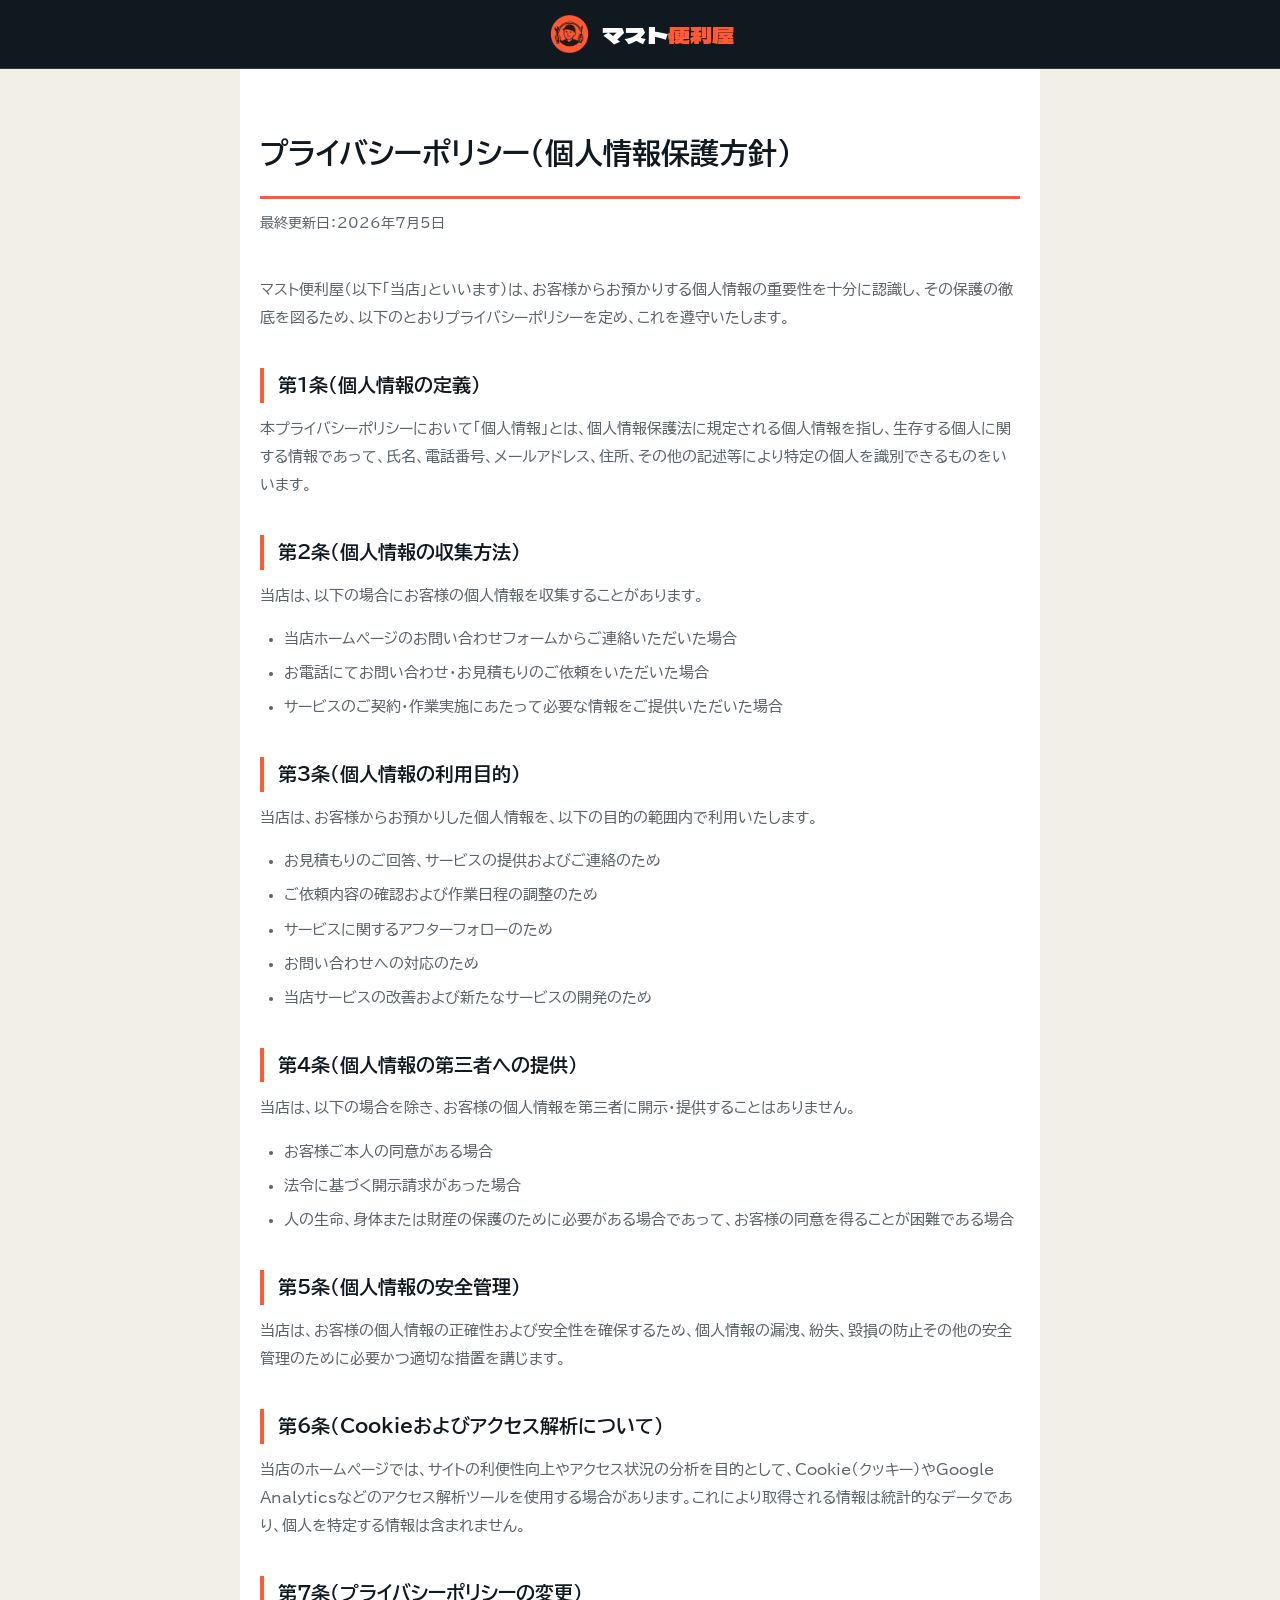
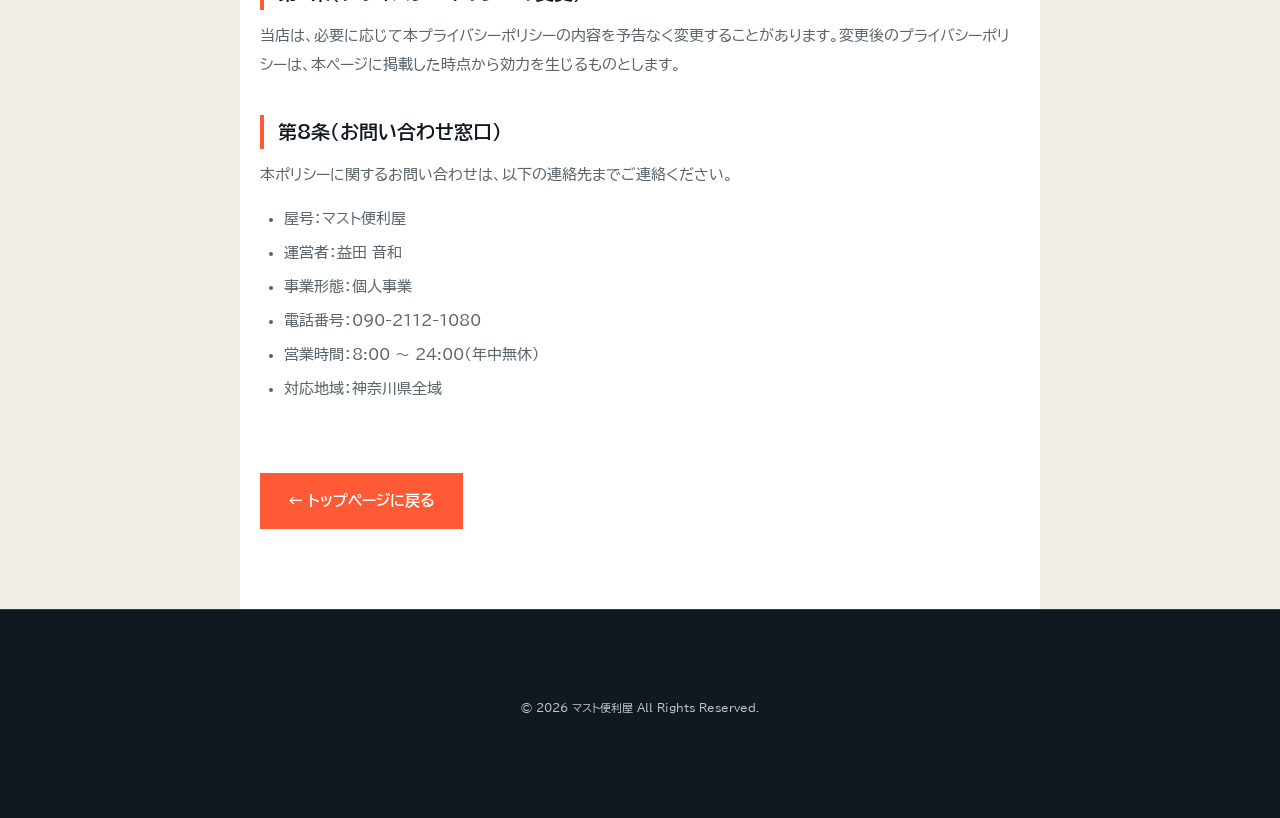
<file: privacy.html>
<!DOCTYPE html>
<html lang="ja">

<head>
  <meta charset="UTF-8">
  <meta name="viewport" content="width=device-width, initial-scale=1.0">
  <title>プライバシーポリシー | マスト便利屋</title>
  <meta name="description" content="マスト便利屋のプライバシーポリシー（個人情報保護方針）です。お客様からお預かりした個人情報の取り扱いについて記載しています。">
  <meta name="robots" content="noindex">
  <link rel="canonical" href="https://masuto-benriya.com/privacy.html">

  <!-- Favicon -->
  <link rel="icon" href="https://masuto-benriya.com/favicon.png" type="image/png">
  <link rel="apple-touch-icon" href="https://masuto-benriya.com/favicon.png">

  <!-- CSS Link -->
  <link rel="stylesheet" href="style.css?v=20">

  <style>
    .privacy-page {
      max-width: 800px;
      margin: 0 auto;
      padding: 60px 20px 80px;
    }

    .privacy-page h1 {
      font-family: var(--font-heading);
      font-size: 1.8rem;
      font-weight: 900;
      color: var(--text-main);
      margin-bottom: 12px;
      padding-bottom: 16px;
      border-bottom: 3px solid var(--primary-color);
    }

    .privacy-page .last-updated {
      font-size: 0.85rem;
      color: var(--text-muted);
      margin-bottom: 40px;
    }

    .privacy-page h2 {
      font-family: var(--font-heading);
      font-size: 1.2rem;
      font-weight: 800;
      color: var(--text-main);
      margin-top: 36px;
      margin-bottom: 12px;
      padding-left: 14px;
      border-left: 4px solid var(--primary-color);
    }

    .privacy-page p,
    .privacy-page li {
      font-size: 0.95rem;
      line-height: 1.85;
      color: var(--text-sub);
    }

    .privacy-page ul {
      padding-left: 24px;
      margin: 10px 0 20px;
    }

    .privacy-page li {
      margin-bottom: 6px;
    }

    .privacy-back-link {
      display: inline-flex;
      align-items: center;
      gap: 6px;
      margin-top: 50px;
      padding: 14px 28px;
      background-color: var(--primary-color);
      color: var(--bg-white);
      border-radius: var(--radius-round);
      font-weight: 700;
      font-size: 0.95rem;
      transition: background-color 0.3s ease, transform 0.2s ease;
    }

    .privacy-back-link:hover {
      background-color: var(--primary-dark);
      transform: translateY(-2px);
    }

    @media (max-width: 768px) {
      .privacy-page {
        padding: 40px 16px 60px;
      }

      .privacy-page h1 {
        font-size: 1.4rem;
      }

      .privacy-page h2 {
        font-size: 1.05rem;
        margin-top: 28px;
      }
    }
  </style>
</head>

<body>

  <!-- ==========================================================================
       Header (簡易版)
       ========================================================================== -->
  <header class="header" id="header">
    <div class="container header-container" style="justify-content: center;">
      <a href="index.html" class="logo-link" id="header-logo">
        <img src="must_benriya_logo.webp" alt="" class="header-logo-img" width="320" height="269">
        <p class="logo-text" style="font-size: 1.4rem;">マスト<span>便利屋</span></p>
      </a>
    </div>
  </header>

  <!-- ==========================================================================
       Privacy Policy Content
       ========================================================================== -->
  <main class="privacy-page">
    <h1>プライバシーポリシー（個人情報保護方針）</h1>
    <p class="last-updated">最終更新日：2026年7月5日</p>

    <p>マスト便利屋（以下「当店」といいます）は、お客様からお預かりする個人情報の重要性を十分に認識し、その保護の徹底を図るため、以下のとおりプライバシーポリシーを定め、これを遵守いたします。</p>

    <h2>第1条（個人情報の定義）</h2>
    <p>本プライバシーポリシーにおいて「個人情報」とは、個人情報保護法に規定される個人情報を指し、生存する個人に関する情報であって、氏名、電話番号、メールアドレス、住所、その他の記述等により特定の個人を識別できるものをいいます。</p>

    <h2>第2条（個人情報の収集方法）</h2>
    <p>当店は、以下の場合にお客様の個人情報を収集することがあります。</p>
    <ul>
      <li>当店ホームページのお問い合わせフォームからご連絡いただいた場合</li>
      <li>お電話にてお問い合わせ・お見積もりのご依頼をいただいた場合</li>
      <li>サービスのご契約・作業実施にあたって必要な情報をご提供いただいた場合</li>
    </ul>

    <h2>第3条（個人情報の利用目的）</h2>
    <p>当店は、お客様からお預かりした個人情報を、以下の目的の範囲内で利用いたします。</p>
    <ul>
      <li>お見積もりのご回答、サービスの提供およびご連絡のため</li>
      <li>ご依頼内容の確認および作業日程の調整のため</li>
      <li>サービスに関するアフターフォローのため</li>
      <li>お問い合わせへの対応のため</li>
      <li>当店サービスの改善および新たなサービスの開発のため</li>
    </ul>

    <h2>第4条（個人情報の第三者への提供）</h2>
    <p>当店は、以下の場合を除き、お客様の個人情報を第三者に開示・提供することはありません。</p>
    <ul>
      <li>お客様ご本人の同意がある場合</li>
      <li>法令に基づく開示請求があった場合</li>
      <li>人の生命、身体または財産の保護のために必要がある場合であって、お客様の同意を得ることが困難である場合</li>
    </ul>

    <h2>第5条（個人情報の安全管理）</h2>
    <p>当店は、お客様の個人情報の正確性および安全性を確保するため、個人情報の漏洩、紛失、毀損の防止その他の安全管理のために必要かつ適切な措置を講じます。</p>

    <h2>第6条（Cookieおよびアクセス解析について）</h2>
    <p>当店のホームページでは、サイトの利便性向上やアクセス状況の分析を目的として、Cookie（クッキー）やGoogle Analyticsなどのアクセス解析ツールを使用する場合があります。これにより取得される情報は統計的なデータであり、個人を特定する情報は含まれません。</p>

    <h2>第7条（プライバシーポリシーの変更）</h2>
    <p>当店は、必要に応じて本プライバシーポリシーの内容を予告なく変更することがあります。変更後のプライバシーポリシーは、本ページに掲載した時点から効力を生じるものとします。</p>

    <h2>第8条（お問い合わせ窓口）</h2>
    <p>本ポリシーに関するお問い合わせは、以下の連絡先までご連絡ください。</p>
    <ul>
      <li>屋号：マスト便利屋</li>
      <li>運営者：益田 音和</li>
      <li>事業形態：個人事業</li>
      <li>電話番号：090-2112-1080</li>
      <li>営業時間：8:00 〜 24:00（年中無休）</li>
      <li>対応地域：神奈川県全域</li>
    </ul>

    <a href="index.html" class="privacy-back-link">← トップページに戻る</a>
  </main>

  <!-- ==========================================================================
       Footer (簡易版)
       ========================================================================== -->
  <footer class="footer">
    <div class="container">
      <div class="footer-bottom" style="padding-top: 30px;">
        <p>&copy; 2026 マスト便利屋 All Rights Reserved.</p>
      </div>
    </div>
  </footer>

</body>

</html>
</file>
<file: style.css>
@import url('https://fonts.googleapis.com/css2?family=BIZ+UDPGothic:wght@400;700&family=Dela+Gothic+One&display=swap');

:root{
  --ink:#101820;--ink-2:#1c2933;--paper:#f2efe7;--white:#fff;--orange:#ff5a36;
  --yellow:#f4d64a;--steel:#8c969c;--line:#c9c8c1;--muted:#59636a;
  --body:'BIZ UDPGothic','Yu Gothic',sans-serif;--display:'Dela Gothic One','Yu Gothic',sans-serif;
  --primary-color:#ff5a36;--primary-dark:#c93d20;--bg-white:#fff;--text-main:#101820;
  --text-sub:#59636a;--text-muted:#59636a;--radius-round:0;--shadow:12px 12px 0 rgba(16,24,32,.12);
  --header-h:68px;--header-h-mobile:58px
}
*{box-sizing:border-box}
html{scroll-behavior:smooth;scroll-padding-top:var(--header-h);overflow-x:hidden}
body{margin:0;padding-top:var(--header-h);background:var(--paper);color:var(--ink);font-family:var(--body);line-height:1.8;overflow-x:hidden}
a{color:inherit;text-decoration:none}
img{display:block;width:100%;height:auto}
h1,h2,h3,p{margin-top:0}
button,input,textarea,select{font:inherit}
:focus-visible{outline:3px solid var(--yellow);outline-offset:4px}
.wrap{width:min(1220px,calc(100% - 64px));margin-inline:auto}

/* Utility header */
.header{position:fixed;inset:0 0 auto;z-index:80;background:var(--ink);color:var(--white);border-bottom:1px solid #ffffff26}
.head{height:var(--header-h);display:flex;align-items:center;gap:18px}
.brand{display:flex;align-items:center;gap:10px;white-space:nowrap;font-family:var(--display);font-size:17px;letter-spacing:-.04em}
.brand img{content:url("must_benriya_logo_orange.png");width:42px;height:42px;object-fit:contain}
.brand span{color:var(--orange)}
nav{display:flex;gap:0;margin-left:auto;height:100%;border-left:1px solid #ffffff26}
nav a{display:flex;align-items:center;padding:0 16px;border-right:1px solid #ffffff26;font-size:12px;font-weight:700;transition:background .2s,color .2s}
nav a:hover,nav a[aria-current]{background:var(--orange);color:var(--ink)}
.tel{align-self:stretch;display:flex;flex-direction:column;justify-content:center;padding:0 0 0 16px;font-size:17px;font-weight:700;line-height:1.25;letter-spacing:.02em}
.tel small{font-size:9px;color:var(--yellow);letter-spacing:.08em}
.menu{display:none;color:var(--white);background:transparent;border:1px solid #ffffff66;padding:8px 12px;font-weight:700}

/* Hero */
.hero{position:relative;min-height:710px;padding:0;background:var(--ink);color:var(--white)}
.hero:before{content:"";position:absolute;inset:0;background-image:linear-gradient(#ffffff0b 1px,transparent 1px),linear-gradient(90deg,#ffffff0b 1px,transparent 1px);background-size:48px 48px;pointer-events:none}
.hero:after{content:"KANAGAWA / FIELD SERVICE";position:absolute;left:-4px;bottom:4px;font-size:clamp(54px,8.5vw,126px);font-weight:700;line-height:.8;color:#ffffff08;letter-spacing:-.06em;white-space:nowrap;pointer-events:none}
.hero-grid{min-height:710px;position:relative;display:grid;grid-template-columns:.92fr 1.08fr;align-items:stretch}
.hero-grid>div:first-child{display:flex;flex-direction:column;justify-content:center;padding:76px 56px 92px 0;position:relative;z-index:2}
.eyebrow{display:flex;align-items:center;gap:12px;margin-bottom:26px;color:var(--orange);font-size:10px;font-weight:700;letter-spacing:.18em;text-transform:uppercase}
.eyebrow:before{content:"";width:36px;height:5px;background:var(--orange)}
.hero h1{margin:0 0 28px;font-family:var(--display);font-size:clamp(42px,4.35vw,66px);font-weight:400;line-height:1.34;letter-spacing:-.07em}
.hero h1 em{font-style:normal;color:var(--yellow)}
.lead{margin-bottom:0;max-width:590px;color:#d8dce0;font-size:16px}
.actions{display:grid;grid-template-columns:1.15fr 1fr;gap:0;margin:36px 0 24px;border:2px solid var(--white);box-shadow:6px 6px 0 #05080b}
.btn{min-height:64px;display:flex;align-items:center;justify-content:center;padding:13px 24px;border:0;font-weight:700;letter-spacing:.02em;transition:transform .2s,background .2s,color .2s}
.actions .btn:first-child{border-right:2px solid var(--white)}
.actions .form-jump{grid-column:1/-1;min-height:58px;justify-content:space-between;border-top:2px solid var(--white);background:var(--white);color:var(--ink);font-size:13px}
.actions .form-jump small{font-size:9px;letter-spacing:.08em}
.btn.line{background:#06c755;color:#fff}
.btn.dark{background:var(--ink-2);color:#fff}
.btn:hover{transform:translate(-3px,-3px);box-shadow:3px 3px 0 var(--yellow)}
.trust{display:flex;flex-wrap:wrap;gap:9px 22px;margin:0;padding:0;list-style:none;font-size:11px;font-weight:700;color:#d8dce0}
.trust li:before{content:"■";margin-right:8px;color:var(--orange);font-size:8px}
.hero-work{position:relative;align-self:stretch;margin-right:0;background:var(--white);color:var(--ink);transition:filter .25s}
.hero-work:before{content:"WORK RECORD  001";position:absolute;z-index:3;left:-20px;top:28px;padding:8px 18px;background:var(--orange);color:var(--ink);font-size:10px;font-weight:700;letter-spacing:.14em;transform:rotate(-2deg)}
.hero-work .compare{height:620px}
.compare{display:grid;grid-template-columns:1fr 1fr}
.compare figure{position:relative;margin:0;overflow:hidden;background:#c9c8c1}
.compare figure+figure{border-left:3px solid var(--white)}
.compare img{width:100%;height:100%;object-fit:cover;filter:saturate(.8) contrast(1.04);transition:transform .5s ease,filter .3s}
.compare figure b{position:absolute;bottom:14px;left:14px;padding:7px 10px;background:var(--ink);color:var(--white);font-size:9px;line-height:1;letter-spacing:.17em}
.compare figure:nth-child(2) b{background:var(--orange);color:var(--ink)}
.hero-work:hover img,.hero-work:focus-visible img{filter:saturate(1) contrast(1.02)}
.hero-work .compare figure:hover img,.hero-work:focus-visible .compare img{transform:scale(1.025)}
.hero-work>p{height:90px;margin:0;padding:18px 28px;display:flex;align-items:center;justify-content:space-between;border-top:3px solid var(--ink)}
.hero-work strong{font-family:var(--display);font-size:20px;font-weight:400;letter-spacing:-.04em}
.hero-work span{font-size:10px;font-weight:700;color:var(--orange)}
.band{padding:0;background:var(--yellow);color:var(--ink);border-block:3px solid var(--ink)}
.band .wrap{min-height:67px;display:flex;align-items:center;gap:24px}
.band b{padding:5px 9px;background:var(--ink);color:var(--yellow);font-size:11px}
.band strong{font-family:var(--display);font-size:17px;font-weight:400}
.band span{margin-left:auto;font-size:11px;font-weight:700}

/* Shared sections */
.section{padding:124px 0}
.white{background:var(--white)}
.section-head{display:grid;grid-template-columns:1fr 1fr;gap:80px;align-items:end;margin-bottom:65px}
.section-head h2,.section>div>h2,.two h2,.faq h2,.contact h2{margin:0;font-family:var(--display);font-size:clamp(34px,4.1vw,58px);font-weight:400;line-height:1.38;letter-spacing:-.07em}
.section-head>p{margin:0 0 7px;color:var(--muted);font-size:14px;line-height:2}
.services{border-top:3px solid var(--ink)}
.services .service-row{display:grid;grid-template-columns:64px minmax(0,.82fr) minmax(0,1.18fr) 112px;gap:24px;align-items:center;min-height:102px;padding:20px 16px;border-bottom:1px solid var(--line);transition:color .25s,padding .25s,background .25s}
.services .service-row:hover,.services .service-row:focus-visible{padding-left:27px;background:var(--ink);color:var(--white)}
.services i{font-style:normal;font-size:12px;font-weight:700;color:var(--orange);letter-spacing:.12em}
.services h3{margin:0;font-size:19px}
.services p{margin:0;color:var(--muted);font-size:13px;text-align:center}
.services .service-row>span{justify-self:end;padding-bottom:3px;border-bottom:2px solid currentColor;white-space:nowrap;font-size:10px;font-weight:700;letter-spacing:.06em}
.services .has-case>span{color:var(--orange)}
.services .consult>span{color:var(--ink)}
.services .service-row:hover p,.services .service-row:focus-visible p{color:#c9d0d4}
.services .service-row:hover>span,.services .service-row:focus-visible>span{color:var(--yellow)}
.price{display:grid;grid-template-columns:auto auto 1fr;align-items:center;gap:30px;margin-top:34px;padding:27px 32px;background:var(--yellow);border:2px solid var(--ink);box-shadow:8px 8px 0 var(--ink)}
.price b{font-size:11px;letter-spacing:.08em}
.price strong{font-family:var(--display);font-size:22px;font-weight:400}
.price span{font-size:11px;text-align:right}
.works-head a{justify-self:end;padding-bottom:5px;border-bottom:2px solid var(--ink);font-size:12px;font-weight:700}
.cards{display:grid;grid-template-columns:1.3fr .85fr .85fr;gap:2px;background:var(--ink);border:2px solid var(--ink)}
.card{position:relative;background:var(--white);overflow:hidden;transition:background .25s,color .25s}
.card>img,.card .compare{height:330px}
.card img{height:100%;object-fit:cover;filter:saturate(.75);transition:transform .45s,filter .3s}.card>img{height:330px}
.card:hover{background:var(--ink);color:var(--white)}
.card:hover img{transform:scale(1.025);filter:saturate(1)}
.card>div:last-child{min-height:143px;padding:22px 24px}
.card small,.case-info small{display:block;margin-bottom:6px;color:var(--orange);font-size:10px;font-weight:700;letter-spacing:.1em}
.card h3{margin:0 0 7px;font-size:17px}
.card p{margin:0;color:var(--muted);font-size:10px}
.card:hover p{color:#c9d0d4}
.card i{font-style:normal;color:var(--orange)}
.green{position:relative;background:var(--orange);color:var(--ink);overflow:hidden}
.numbered-section{overflow:clip}
.numbered-section[data-section-no="01"]{--section-no:"01"}.numbered-section[data-section-no="02"]{--section-no:"02"}.numbered-section[data-section-no="03"]{--section-no:"03"}.numbered-section[data-section-no="04"]{--section-no:"04"}.numbered-section[data-section-no="05"]{--section-no:"05"}.numbered-section[data-section-no="06"]{--section-no:"06"}.numbered-section[data-section-no="07"]{--section-no:"07"}
.numbered-section>.wrap{position:relative;z-index:0;isolation:isolate}
.numbered-section>.wrap:before{content:var(--section-no);position:absolute;z-index:-1;right:-18px;top:-205px;font-family:var(--display);font-size:330px;line-height:1;color:#1018200a;pointer-events:none}
.green .eyebrow{color:var(--ink)}
.green .eyebrow:before{background:var(--ink)}
.two{position:relative;display:grid;grid-template-columns:.8fr 1.2fr;gap:90px}
.reasons{border-top:3px solid var(--ink)}
.reasons article{display:grid;grid-template-columns:60px 1fr;gap:16px;padding:28px 10px;border-bottom:1px solid #10182055}
.reasons article>b{font-size:11px;letter-spacing:.12em}
.reasons h3{margin:0 0 5px;font-size:20px}
.reasons p{margin:0;color:#273038;font-size:13px}
.flow{display:grid;grid-template-columns:repeat(4,1fr);gap:0;margin-top:55px;padding:0;border:2px solid var(--ink);list-style:none}
.flow li{position:relative;min-height:245px;padding:28px 25px;background:var(--white);border-right:1px solid var(--ink)}
.flow li:last-child{border-right:0}
.flow li>b{font-family:var(--display);font-size:30px;font-weight:400;color:var(--orange)}
.flow h3{margin:38px 0 8px;font-size:16px}
.flow p{margin:0;color:var(--muted);font-size:12px}
.slim{max-width:920px}
.faq{background:var(--paper)}
.faq details{border-top:2px solid var(--ink)}
.faq details:last-child{border-bottom:2px solid var(--ink)}
.faq summary{position:relative;padding:25px 55px 25px 4px;cursor:pointer;list-style:none;font-size:15px;font-weight:700}
.faq summary:after{content:"OPEN +";position:absolute;right:4px;color:var(--orange);font-size:9px;letter-spacing:.1em}
.faq details[open] summary:after{content:"CLOSE −"}
.faq details p{margin:0;padding:0 45px 25px;color:var(--muted);font-size:13px}
.contact{padding:100px 0;background:var(--yellow);border-top:3px solid var(--ink)}
.contact-actions{align-self:center;display:grid;align-content:center;gap:0;background:var(--ink);border:2px solid var(--ink);box-shadow:10px 10px 0 var(--ink)}
.contact-actions .btn{width:100%;min-height:72px;border-bottom:2px solid var(--ink)}
.contact-actions .btn:hover{box-shadow:4px 4px 0 var(--ink)}
.phone{min-height:78px;display:flex;flex-direction:column;align-items:center;justify-content:center;background:var(--white);line-height:1.25}
.phone small{font-size:9px;color:var(--muted)}
.phone b{font-size:24px}
footer{padding:58px 0 100px;background:var(--ink);color:var(--white);border-top:1px solid #ffffff26}
footer .wrap{display:grid;grid-template-columns:1fr auto;gap:28px;align-items:center}
footer p{margin:0;font-size:11px;color:#c5cbd0}
footer small{grid-column:1/-1;color:#ffffff55;font-size:9px;letter-spacing:.08em}
.mobile-cta{display:none}

/* Inquiry form */
.inquiry{scroll-margin-top:var(--header-h);border-top:3px solid var(--ink)}
.inquiry-layout{display:grid;grid-template-columns:.72fr 1.28fr;gap:86px;align-items:start}
.inquiry-intro{position:sticky;top:100px}
.inquiry-intro h2{margin:0 0 24px;font-family:var(--display);font-size:clamp(34px,4vw,56px);font-weight:400;line-height:1.4;letter-spacing:-.07em}
.inquiry-intro>p:not(.eyebrow){max-width:430px;color:var(--muted);font-size:13px}
.inquiry-notes{margin-top:35px;border-top:3px solid var(--ink)}
.inquiry-notes p{display:grid;grid-template-columns:48px 1fr;margin:0;padding:13px 3px;border-bottom:1px solid var(--line);font-size:12px}.inquiry-notes b{color:var(--orange)}
.inquiry-fallback{display:grid;gap:5px;margin-top:34px;padding:20px;background:var(--yellow);border:2px solid var(--ink);box-shadow:6px 6px 0 var(--ink)}
.inquiry-fallback small{font-size:9px}.inquiry-fallback a:first-of-type{font-size:20px;font-weight:700}.inquiry-fallback a:last-child{font-size:11px;font-weight:700}
.form-panel{border:2px solid var(--ink);background:var(--paper);box-shadow:12px 12px 0 var(--ink)}
.form-panel-head{min-height:72px;display:grid;grid-template-columns:auto 1fr auto;gap:18px;align-items:center;padding:0 27px;background:var(--ink);color:var(--white)}
.form-panel-head span{color:var(--orange);font-size:9px;letter-spacing:.14em}.form-panel-head b{font-size:16px}.form-panel-head small{font-size:9px;color:#cbd0d3}.form-panel-head i,.field label i{color:var(--orange);font-style:normal}
.form-grid{display:grid;grid-template-columns:1fr 1fr;gap:0;padding:12px 28px 32px}
.field{padding:21px 12px 5px}.field.full{grid-column:1/-1}.field[hidden]{display:none}
.field label{display:block;margin-bottom:8px;font-size:11px;font-weight:700}
.field input:not([type="checkbox"]),.field select,.field textarea{width:100%;min-height:55px;padding:13px 14px;border:1px solid var(--steel);border-radius:0;background:var(--white);color:var(--ink);font-family:var(--body);font-size:14px;transition:border .2s,box-shadow .2s}
.field textarea{min-height:150px;resize:vertical}.field input[readonly]{cursor:pointer;background:#e6e6e2}
.field input:focus,.field select:focus,.field textarea:focus{outline:0;border-color:var(--ink);box-shadow:0 0 0 3px var(--yellow)}
.field [aria-invalid="true"]{border-color:#c73220;box-shadow:0 0 0 2px #c7322030}
.field-error{min-height:20px;margin:4px 0 0;color:#b82d1d;font-size:10px}
.calendar{margin-top:14px;border:2px solid var(--ink);background:var(--white)}
.calendar-head{height:56px;display:grid;grid-template-columns:55px 1fr 55px;align-items:center;border-bottom:1px solid var(--ink)}
.calendar-head button{align-self:stretch;border:0;background:var(--yellow);font-size:18px;cursor:pointer}.calendar-head button:first-child{border-right:1px solid var(--ink)}.calendar-head button:last-child{border-left:1px solid var(--ink)}.calendar-head button:disabled{background:#ddd;color:#999;cursor:not-allowed}.calendar-head b{text-align:center;font-size:14px}
.calendar-week,.calendar-days{display:grid;grid-template-columns:repeat(7,1fr)}.calendar-week{border-bottom:1px solid var(--line)}.calendar-week span{padding:8px 0;text-align:center;font-size:9px;font-weight:700}.calendar-week span:first-child{color:#c73220}.calendar-week span:last-child{color:#24588d}
.calendar-day{min-height:56px;display:flex;flex-direction:column;align-items:center;justify-content:center;gap:1px;border:0;border-right:1px solid var(--line);border-bottom:1px solid var(--line);background:var(--white);color:var(--ink)}button.calendar-day{cursor:pointer}.calendar-day b{font-size:11px}.calendar-day i{font-size:12px;font-style:normal}.calendar-day.open i{color:#187349}.calendar-day.warn i{color:#b17800}.calendar-day.full,.calendar-day.disabled{color:#a0a5a7;background:#ecece8}.calendar-day.selected{background:var(--ink);color:var(--white);box-shadow:inset 0 0 0 3px var(--orange)}.calendar-day.blank{background:#f2f1ed}
.calendar-legend{display:flex;gap:16px;padding:11px 14px;font-size:9px}.calendar-legend i{font-style:normal;font-weight:700}.calendar-status{margin:0;padding:0 14px 12px;color:var(--muted);font-size:9px}
.form-consent label{display:flex;align-items:flex-start;gap:10px}.form-consent input{width:20px;height:20px;margin:2px 0 0;accent-color:var(--orange)}.form-consent a{text-decoration:underline;text-underline-offset:3px}
.form-submit{width:100%;min-height:72px;display:flex;align-items:center;justify-content:space-between;padding:0 25px;border:2px solid var(--ink);background:var(--orange);color:var(--ink);font-weight:700;cursor:pointer;box-shadow:6px 6px 0 var(--ink);transition:transform .2s,box-shadow .2s}.form-submit:hover{transform:translate(-3px,-3px);box-shadow:9px 9px 0 var(--ink)}.form-submit:disabled{cursor:wait;opacity:.65}.form-submit b{font-size:10px;letter-spacing:.1em}.form-submit.loading b{animation:blink 1s infinite}.form-caption{margin:14px 0 0;color:var(--muted);font-size:9px;text-align:center}
.form-state{min-height:520px;padding:70px 45px;align-content:center;text-align:center}.form-state[hidden]{display:none}.form-state>b{display:inline-block;padding:5px 10px;background:var(--orange);font-size:10px}.form-state h3{margin:20px 0 12px;font-family:var(--display);font-size:28px;font-weight:400}.form-state p{color:var(--muted);font-size:13px}.form-state button,.form-state a{display:inline-flex;min-height:48px;align-items:center;justify-content:center;margin:8px 4px;padding:8px 16px;border:2px solid var(--ink);background:var(--white);font-size:11px;font-weight:700}.error-state>b{background:#c73220;color:#fff}@keyframes blink{50%{opacity:.25}}

/* Work archive */
.cases-hero{position:relative;padding:100px 0 86px;background:var(--ink);color:var(--white);overflow:hidden}
.cases-hero:after{content:"WORKS";position:absolute;right:-25px;bottom:-48px;font-family:var(--display);font-size:190px;line-height:1;color:#ffffff09;pointer-events:none}
.cases-hero h1{max-width:950px;margin:20px 0 30px;font-family:var(--display);font-size:clamp(42px,6vw,78px);font-weight:400;line-height:1.3;letter-spacing:-.08em}
.cases-hero>div>p:last-child{max-width:650px;margin:0;color:#c6cdd1;font-size:13px}
.filters{position:sticky;top:var(--header-h);z-index:30;background:var(--yellow);border-block:2px solid var(--ink)}
.filters .wrap{display:flex;gap:0;overflow:auto;padding-block:0}
.filters button{min-height:58px;padding:0 23px;white-space:nowrap;border:0;border-right:1px solid var(--ink);background:transparent;color:var(--ink);font-size:11px;font-weight:700;cursor:pointer}
.filters button:first-child{border-left:1px solid var(--ink)}
.filters button.active,.filters button:hover{background:var(--ink);color:var(--white)}
.case-list{display:grid;gap:120px;counter-reset:work}
.case-detail{position:relative;scroll-margin-top:155px;counter-increment:work}
.case-detail[hidden]{display:none}
.case-detail:before{content:"WORK RECORD / " counter(work,decimal-leading-zero);position:absolute;z-index:4;left:-14px;top:-17px;padding:8px 15px;background:var(--orange);color:var(--ink);font-size:9px;font-weight:700;letter-spacing:.12em;transform:rotate(-1.5deg)}
.case-images{height:560px;border:2px solid var(--ink);background:var(--ink)}
.case-images img{height:100%;object-fit:cover;filter:saturate(.8) contrast(1.03)}
.compare img.level-corrected{transform:rotate(-2deg) scale(1.05)}
.hero-work .compare figure:hover img.level-corrected,.hero-work:focus-visible .compare img.level-corrected{transform:rotate(-2deg) scale(1.075)}
.three{display:grid;grid-template-columns:repeat(3,1fr);gap:2px}
.case-info{display:grid;grid-template-columns:1fr 430px;gap:80px;padding:30px 0 0}
.case-info h2{margin:3px 0 10px;font-family:var(--display);font-size:28px;font-weight:400;letter-spacing:-.05em}
.case-info p{max-width:630px;margin:0;color:var(--muted);font-size:13px}
dl{margin:0;border-top:2px solid var(--ink)}
dl div{display:grid;grid-template-columns:86px 1fr;padding:9px 2px;border-bottom:1px solid var(--line);font-size:11px}
dt{color:var(--muted)}
dd{margin:0;font-weight:700}
dd i{margin-left:5px;padding:2px 5px;background:var(--yellow);color:var(--ink);font-style:normal;font-size:8px}
.case-facts-panel{align-self:start;max-width:430px;background:var(--yellow);border:2px solid var(--ink);box-shadow:6px 6px 0 var(--ink)}
.case-facts{position:relative;padding-top:30px;border-top:0}
.case-facts:before{content:"WORK DATA / 実績";position:absolute;top:0;left:0;padding:6px 12px;background:var(--ink);color:var(--white);font-size:8px;font-weight:700;letter-spacing:.12em}
.case-facts div{grid-template-columns:96px 1fr;min-height:47px;align-items:center;padding:8px 18px;border-bottom:1px solid #10182055;font-size:11px}
.case-facts div:last-child{border-bottom:0}.case-facts dt{color:var(--ink);font-size:10px;font-weight:700;letter-spacing:.04em}.case-facts dd{font-family:var(--display);font-size:16px;font-weight:400;line-height:1.45;letter-spacing:-.03em}
.case-info .case-facts-note{max-width:none;margin:0;padding:10px 18px 11px;border-top:1px solid #10182055;color:#101820b8;font-size:10px;font-weight:700;line-height:1.6}
.business-profile{border-top:3px solid var(--ink)}
.business-profile dl{display:grid;grid-template-columns:repeat(3,1fr);margin:0;border:2px solid var(--ink);box-shadow:10px 10px 0 var(--ink)}
.business-profile dl div{display:block;min-height:118px;padding:24px;border:0;border-right:1px solid var(--ink);border-bottom:1px solid var(--ink)}
.business-profile dl div:nth-child(3n){border-right:0}.business-profile dl div:nth-last-child(-n+3){border-bottom:0}
.business-profile dt{margin-bottom:10px;color:var(--orange);font-size:10px;font-weight:700;letter-spacing:.12em}
.business-profile dd{font-size:16px}.business-profile a{border-bottom:2px solid var(--ink)}

/* Privacy legacy compatibility */
.header-container{min-height:var(--header-h);display:flex;align-items:center;justify-content:center}
.logo-link{display:flex;align-items:center;gap:10px;color:var(--white)}
.header-logo-img{content:url("must_benriya_logo_orange.png");width:45px;height:45px;object-fit:contain}
.logo-text{margin:0;font-family:var(--display);font-size:18px}.logo-text span{color:var(--orange)}
.privacy-page{background:var(--white)}
.footer-bottom{text-align:center;color:#ffffff77;font-size:11px}

/* Content stays readable even when the entrance observer is delayed or unavailable. */
.js .section-head,.js .card,.js .reasons article,.js .flow li,.js .case-detail{opacity:1;transform:none}
.js .is-visible{opacity:1;transform:none}

@media(max-width:980px){
  nav{display:none;position:absolute;top:var(--header-h);left:0;right:0;height:auto;margin:0;padding:0;background:var(--ink);border:0;flex-direction:column}
  nav.open{display:flex}nav a{min-height:54px;border:0;border-bottom:1px solid #ffffff26;padding:0 28px}.menu{display:block;margin-left:auto}.tel{display:none}
  .hero-grid{grid-template-columns:1fr;min-height:auto}.hero-grid>div:first-child{padding:75px 0 70px}.hero-work{margin:0}.hero-work .compare{height:540px}.hero-work>p{padding-inline:28px}
  .section-head,.two{grid-template-columns:1fr;gap:32px}.cards{grid-template-columns:1fr 1fr}.wide{grid-column:1/-1}.works-head a{justify-self:start}
  .flow{grid-template-columns:1fr 1fr}.flow li:nth-child(2){border-right:0}.flow li:nth-child(-n+2){border-bottom:1px solid var(--ink)}
  .case-info{grid-template-columns:1fr 340px;gap:35px}
  .inquiry-layout{grid-template-columns:1fr;gap:55px}.inquiry-intro{position:static}.inquiry-intro>p:not(.eyebrow){max-width:650px}.inquiry-fallback{max-width:500px}
}

@media(max-width:640px){
  .business-profile dl{grid-template-columns:1fr;box-shadow:6px 6px 0 var(--ink)}.business-profile dl div,.business-profile dl div:nth-child(3n),.business-profile dl div:nth-last-child(-n+3){min-height:88px;padding:18px;border-right:0;border-bottom:1px solid var(--ink)}.business-profile dl div:last-child{border-bottom:0}
  html{scroll-padding-top:var(--header-h-mobile)}body{padding-top:var(--header-h-mobile);padding-bottom:62px}.wrap{width:calc(100% - 32px)}.head{height:var(--header-h-mobile)}.brand{font-size:16px}.brand img{width:38px;height:38px}nav{top:var(--header-h-mobile)}
  .hero-grid>div:first-child{padding:54px 0 55px}.hero h1{font-size:38px;line-height:1.42}.lead{font-size:14px}.lead br{display:none}.actions{grid-template-columns:1fr}.actions .btn:first-child{border-right:0;border-bottom:2px solid var(--white)}.actions .form-jump{min-height:60px}.trust{gap:6px 13px;font-size:10px}
  .hero-work{margin-inline:0}.hero-work:before{left:9px;top:12px}.hero-work .compare{height:330px}.hero-work>p{height:76px;padding:13px 17px}.hero-work strong{font-size:15px}.hero-work span{font-size:9px}
  .band .wrap{min-height:74px;display:block;padding-block:12px}.band b{display:inline-block;margin-bottom:5px}.band strong{display:block;font-size:15px}.band span{display:none}
  .section{padding:82px 0}.section-head{gap:19px;margin-bottom:40px}.section-head h2,.section>div>h2,.two h2,.faq h2,.contact h2{font-size:34px;line-height:1.42}.section-head>p{font-size:13px}
  .services .service-row{grid-template-columns:42px 1fr;gap:3px 10px;min-height:118px;padding:18px 2px}.services .service-row p{grid-column:2;font-size:11px;text-align:left}.services .service-row>span{grid-column:2;justify-self:start;margin-top:7px}.services h3{font-size:16px}.services .service-row:hover,.services .service-row:focus-visible{padding-left:12px;padding-right:12px}
  .price{grid-template-columns:1fr;gap:5px;padding:22px;box-shadow:6px 6px 0 var(--ink)}.price strong{font-size:19px}.price span{text-align:left}
  .cards{grid-template-columns:1fr}.wide{grid-column:auto}.card>img,.card .compare{height:285px}.card>div:last-child{min-height:auto}.numbered-section>.wrap:before{top:-130px;font-size:210px}.reasons article{grid-template-columns:42px 1fr}
  .flow{grid-template-columns:1fr}.flow li{min-height:185px;border-right:0;border-bottom:1px solid var(--ink)!important}.flow li:last-child{border-bottom:0!important}.flow h3{margin-top:20px}
  .faq summary{font-size:13px}.contact{padding:75px 0}.contact-actions{box-shadow:6px 6px 0 var(--ink)}
  footer .wrap{grid-template-columns:1fr}.mobile-cta{position:fixed;z-index:70;bottom:0;left:0;right:0;height:62px;display:grid;grid-template-columns:1fr 1.35fr;border-top:2px solid var(--ink);background:var(--white)}.mobile-cta a{display:flex;align-items:center;justify-content:center;font-size:13px;font-weight:700}.mobile-cta a:last-child{background:#06c755;color:#fff;border-left:2px solid var(--ink)}
  .cases-hero{padding:68px 0 62px}.cases-hero h1{font-size:39px}.filters{top:var(--header-h-mobile)}.filters button{min-height:54px;padding-inline:18px}.case-list{gap:88px}.case-images{height:345px}.case-info{grid-template-columns:1fr;gap:24px}.case-info h2{font-size:23px}.three{grid-template-columns:1fr;height:auto}.three img{height:300px}.case-detail:before{left:-7px}.inquiry{scroll-margin-top:var(--header-h-mobile)}
  .inquiry-layout{gap:42px}.form-panel{margin-inline:-8px;box-shadow:6px 6px 0 var(--ink)}.form-panel-head{grid-template-columns:auto 1fr;padding:0 18px}.form-panel-head small{grid-column:1/-1;display:none}.form-grid{grid-template-columns:1fr;padding:8px 12px 24px}.field,.field.full{grid-column:1;padding:16px 6px 2px}.calendar-day{min-height:49px}.calendar-legend{gap:10px;flex-wrap:wrap}.form-submit{min-height:68px;padding-inline:15px}.form-submit span{font-size:12px}.form-state{min-height:440px;padding:55px 20px}.form-state h3{font-size:23px}
}

@media(prefers-reduced-motion:reduce){*{scroll-behavior:auto!important;transition:none!important;animation:none!important}.js .section-head,.js .services .service-row,.js .card,.js .reasons article,.js .flow li,.js .case-detail{opacity:1;transform:none}}
</file>
